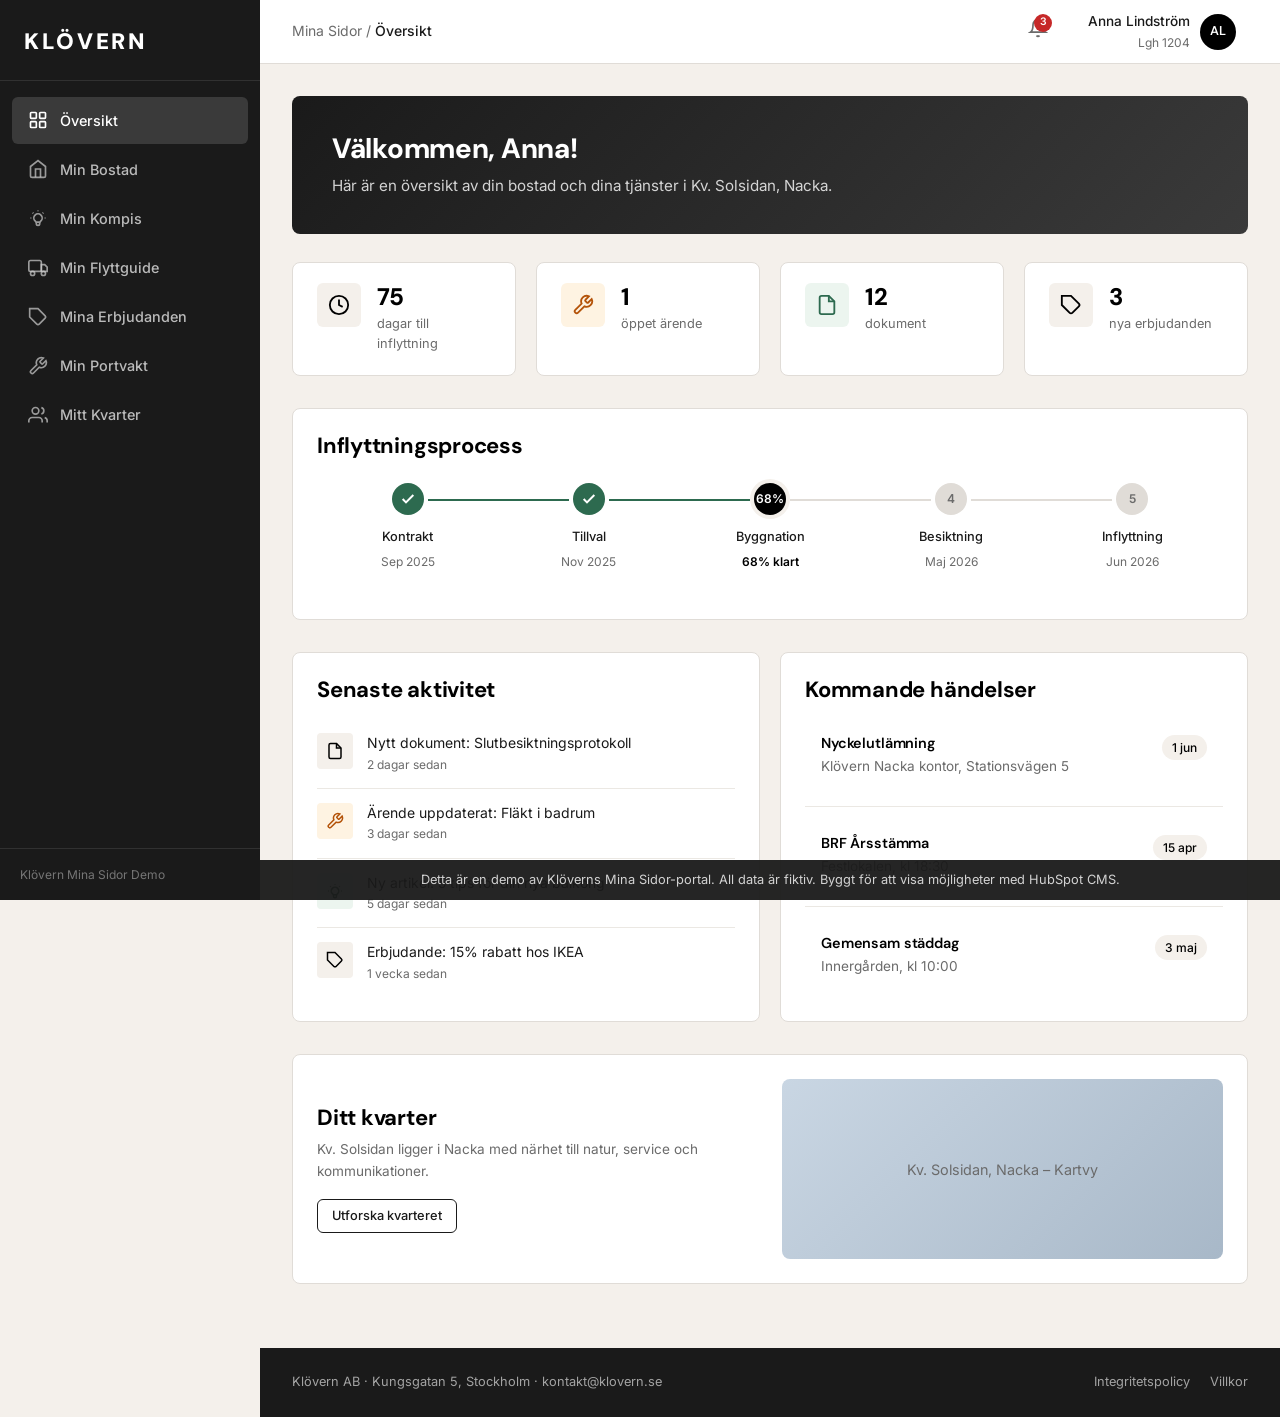
<file: index.html>
<!DOCTYPE html>
<html lang="sv">
<head>
  <meta charset="UTF-8">
  <meta name="viewport" content="width=device-width, initial-scale=1.0">
  <title>Mina Sidor – Klövern</title>
  <link rel="stylesheet" href="css/styles.css">
</head>
<body>
  <div class="app-layout">
    <!-- Sidebar -->
    <aside class="sidebar">
      <div class="sidebar-logo">
        <span>KLÖVERN</span>
      </div>
      <nav class="sidebar-nav">
        <a href="index.html" class="active">
          <svg viewBox="0 0 24 24" fill="none" stroke="currentColor" stroke-width="2"><rect x="3" y="3" width="7" height="7" rx="1"/><rect x="14" y="3" width="7" height="7" rx="1"/><rect x="3" y="14" width="7" height="7" rx="1"/><rect x="14" y="14" width="7" height="7" rx="1"/></svg>
          Översikt
        </a>
        <a href="min-bostad.html">
          <svg viewBox="0 0 24 24" fill="none" stroke="currentColor" stroke-width="2"><path d="M3 9l9-7 9 7v11a2 2 0 01-2 2H5a2 2 0 01-2-2z"/><polyline points="9 22 9 12 15 12 15 22"/></svg>
          Min Bostad
        </a>
        <a href="min-kompis.html">
          <svg viewBox="0 0 24 24" fill="none" stroke="currentColor" stroke-width="2"><path d="M9.663 17h4.673M12 3v1m6.364 1.636l-.707.707M21 12h-1M4 12H3m3.343-5.657l-.707-.707m2.828 9.9a5 5 0 117.072 0l-.548.547A3.374 3.374 0 0014 18.469V19a2 2 0 11-4 0v-.531c0-.895-.356-1.754-.988-2.386l-.548-.547z"/></svg>
          Min Kompis
        </a>
        <a href="min-flyttguide.html">
          <svg viewBox="0 0 24 24" fill="none" stroke="currentColor" stroke-width="2"><rect x="1" y="3" width="15" height="13" rx="2"/><polygon points="16 8 20 8 23 11 23 16 16 16 16 8"/><circle cx="5.5" cy="18.5" r="2.5"/><circle cx="18.5" cy="18.5" r="2.5"/></svg>
          Min Flyttguide
        </a>
        <a href="mina-erbjudanden.html">
          <svg viewBox="0 0 24 24" fill="none" stroke="currentColor" stroke-width="2"><path d="M20.59 13.41l-7.17 7.17a2 2 0 01-2.83 0L2 12V2h10l8.59 8.59a2 2 0 010 2.82z"/><line x1="7" y1="7" x2="7.01" y2="7"/></svg>
          Mina Erbjudanden
        </a>
        <a href="min-portvakt.html">
          <svg viewBox="0 0 24 24" fill="none" stroke="currentColor" stroke-width="2"><path d="M14.7 6.3a1 1 0 000 1.4l1.6 1.6a1 1 0 001.4 0l3.77-3.77a6 6 0 01-7.94 7.94l-6.91 6.91a2.12 2.12 0 01-3-3l6.91-6.91a6 6 0 017.94-7.94l-3.76 3.76z"/></svg>
          Min Portvakt
        </a>
        <a href="mitt-kvarter.html">
          <svg viewBox="0 0 24 24" fill="none" stroke="currentColor" stroke-width="2"><path d="M17 21v-2a4 4 0 00-4-4H5a4 4 0 00-4 4v2"/><circle cx="9" cy="7" r="4"/><path d="M23 21v-2a4 4 0 00-3-3.87"/><path d="M16 3.13a4 4 0 010 7.75"/></svg>
          Mitt Kvarter
        </a>
      </nav>
      <div class="sidebar-footer">
        Klövern Mina Sidor Demo
      </div>
    </aside>

    <!-- Sidebar Overlay (mobile) -->
    <div class="sidebar-overlay"></div>

    <!-- Main Content -->
    <main class="main-wrapper">
      <!-- Topbar -->
      <header class="topbar">
        <div class="topbar-left">
          <button class="hamburger" aria-label="Meny">
            <svg viewBox="0 0 24 24" fill="none" stroke="currentColor" stroke-width="2"><line x1="3" y1="12" x2="21" y2="12"/><line x1="3" y1="6" x2="21" y2="6"/><line x1="3" y1="18" x2="21" y2="18"/></svg>
          </button>
          <div class="topbar-breadcrumb">
            Mina Sidor / <span>Översikt</span>
          </div>
        </div>
        <div class="topbar-right">
          <div class="topbar-notification" role="button" aria-label="Notifikationer">
            <svg viewBox="0 0 24 24" fill="none" stroke="currentColor" stroke-width="2"><path d="M18 8A6 6 0 006 8c0 7-3 9-3 9h18s-3-2-3-9"/><path d="M13.73 21a2 2 0 01-3.46 0"/></svg>
            <span class="notification-badge">3</span>
            <!-- Notification dropdown -->
            <div class="notification-dropdown" style="position:absolute;top:100%;right:0;margin-top:8px;width:320px;background:var(--color-card);border:1px solid var(--color-border);border-radius:var(--radius-lg);box-shadow:var(--shadow-modal);display:none;z-index:60;">
              <div style="padding:16px 20px;border-bottom:1px solid var(--color-border);font-weight:600;font-size:0.9rem;">Notifikationer</div>
              <div style="padding:8px;">
                <div style="padding:12px;border-radius:var(--radius-md);font-size:0.85rem;cursor:pointer;transition:background 0.2s;" onmouseover="this.style.background='var(--color-bg)'" onmouseout="this.style.background='transparent'">
                  <div style="font-weight:500;">Nytt dokument tillgängligt</div>
                  <div style="color:var(--color-text-muted);font-size:0.75rem;margin-top:4px;">Slutbesiktningsprotokoll har laddats upp</div>
                </div>
                <div style="padding:12px;border-radius:var(--radius-md);font-size:0.85rem;cursor:pointer;transition:background 0.2s;" onmouseover="this.style.background='var(--color-bg)'" onmouseout="this.style.background='transparent'">
                  <div style="font-weight:500;">Ärende uppdaterat</div>
                  <div style="color:var(--color-text-muted);font-size:0.75rem;margin-top:4px;">Tekniker bokad för fläkt i badrum</div>
                </div>
                <div style="padding:12px;border-radius:var(--radius-md);font-size:0.85rem;cursor:pointer;transition:background 0.2s;" onmouseover="this.style.background='var(--color-bg)'" onmouseout="this.style.background='transparent'">
                  <div style="font-weight:500;">Nytt erbjudande</div>
                  <div style="color:var(--color-text-muted);font-size:0.75rem;margin-top:4px;">15% rabatt hos IKEA</div>
                </div>
              </div>
            </div>
          </div>
          <div class="topbar-user">
            <div class="user-info">
              <div class="user-name">Anna Lindström</div>
              <div class="user-apartment">Lgh 1204</div>
            </div>
            <div class="user-avatar">AL</div>
          </div>
        </div>
      </header>

      <!-- Page Content -->
      <div class="page-content">
        <!-- Welcome Hero -->
        <div class="welcome-hero">
          <h1>Välkommen, Anna!</h1>
          <p>Här är en översikt av din bostad och dina tjänster i Kv. Solsidan, Nacka.</p>
        </div>

        <!-- Stats -->
        <div class="grid-4 section">
          <div class="stat-card">
            <div class="stat-icon blue">
              <svg viewBox="0 0 24 24" fill="none" stroke="currentColor" stroke-width="2"><circle cx="12" cy="12" r="10"/><polyline points="12 6 12 12 16 14"/></svg>
            </div>
            <div>
              <div class="stat-value">75</div>
              <div class="stat-label">dagar till inflyttning</div>
            </div>
          </div>
          <div class="stat-card">
            <div class="stat-icon amber">
              <svg viewBox="0 0 24 24" fill="none" stroke="currentColor" stroke-width="2"><path d="M14.7 6.3a1 1 0 000 1.4l1.6 1.6a1 1 0 001.4 0l3.77-3.77a6 6 0 01-7.94 7.94l-6.91 6.91a2.12 2.12 0 01-3-3l6.91-6.91a6 6 0 017.94-7.94l-3.76 3.76z"/></svg>
            </div>
            <div>
              <div class="stat-value">1</div>
              <div class="stat-label">öppet ärende</div>
            </div>
          </div>
          <div class="stat-card">
            <div class="stat-icon green">
              <svg viewBox="0 0 24 24" fill="none" stroke="currentColor" stroke-width="2"><path d="M14 2H6a2 2 0 00-2 2v16a2 2 0 002 2h12a2 2 0 002-2V8z"/><polyline points="14 2 14 8 20 8"/></svg>
            </div>
            <div>
              <div class="stat-value">12</div>
              <div class="stat-label">dokument</div>
            </div>
          </div>
          <div class="stat-card">
            <div class="stat-icon blue">
              <svg viewBox="0 0 24 24" fill="none" stroke="currentColor" stroke-width="2"><path d="M20.59 13.41l-7.17 7.17a2 2 0 01-2.83 0L2 12V2h10l8.59 8.59a2 2 0 010 2.82z"/><line x1="7" y1="7" x2="7.01" y2="7"/></svg>
            </div>
            <div>
              <div class="stat-value">3</div>
              <div class="stat-label">nya erbjudanden</div>
            </div>
          </div>
        </div>

        <!-- Timeline -->
        <div class="card-flat section">
          <h2 style="margin-bottom: 20px;">Inflyttningsprocess</h2>
          <div class="timeline">
            <div class="timeline-step done">
              <div class="timeline-dot done">
                <svg width="16" height="16" viewBox="0 0 24 24" fill="none" stroke="currentColor" stroke-width="3"><polyline points="20 6 9 17 4 12"/></svg>
              </div>
              <div>
                <div class="timeline-label">Kontrakt</div>
                <div class="timeline-date">Sep 2025</div>
              </div>
            </div>
            <div class="timeline-step done">
              <div class="timeline-dot done">
                <svg width="16" height="16" viewBox="0 0 24 24" fill="none" stroke="currentColor" stroke-width="3"><polyline points="20 6 9 17 4 12"/></svg>
              </div>
              <div>
                <div class="timeline-label">Tillval</div>
                <div class="timeline-date">Nov 2025</div>
              </div>
            </div>
            <div class="timeline-step">
              <div class="timeline-dot active">68%</div>
              <div>
                <div class="timeline-label">Byggnation</div>
                <div class="timeline-progress">68% klart</div>
              </div>
            </div>
            <div class="timeline-step">
              <div class="timeline-dot upcoming">4</div>
              <div>
                <div class="timeline-label">Besiktning</div>
                <div class="timeline-date">Maj 2026</div>
              </div>
            </div>
            <div class="timeline-step">
              <div class="timeline-dot upcoming">5</div>
              <div>
                <div class="timeline-label">Inflyttning</div>
                <div class="timeline-date">Jun 2026</div>
              </div>
            </div>
          </div>
        </div>

        <!-- Two-column section -->
        <div class="grid-2 section">
          <!-- Recent Activity -->
          <div class="card-flat">
            <h2 style="margin-bottom: 16px;">Senaste aktivitet</h2>
            <ul class="activity-list">
              <li class="activity-item">
                <div class="activity-icon">
                  <svg viewBox="0 0 24 24" fill="none" stroke="currentColor" stroke-width="2"><path d="M14 2H6a2 2 0 00-2 2v16a2 2 0 002 2h12a2 2 0 002-2V8z"/><polyline points="14 2 14 8 20 8"/></svg>
                </div>
                <div>
                  <div class="activity-text">Nytt dokument: Slutbesiktningsprotokoll</div>
                  <div class="activity-time">2 dagar sedan</div>
                </div>
              </li>
              <li class="activity-item">
                <div class="activity-icon" style="background: var(--color-warning-bg); color: var(--color-warning);">
                  <svg viewBox="0 0 24 24" fill="none" stroke="currentColor" stroke-width="2"><path d="M14.7 6.3a1 1 0 000 1.4l1.6 1.6a1 1 0 001.4 0l3.77-3.77a6 6 0 01-7.94 7.94l-6.91 6.91a2.12 2.12 0 01-3-3l6.91-6.91a6 6 0 017.94-7.94l-3.76 3.76z"/></svg>
                </div>
                <div>
                  <div class="activity-text">Ärende uppdaterat: Fläkt i badrum</div>
                  <div class="activity-time">3 dagar sedan</div>
                </div>
              </li>
              <li class="activity-item">
                <div class="activity-icon" style="background: var(--color-success-bg); color: var(--color-success);">
                  <svg viewBox="0 0 24 24" fill="none" stroke="currentColor" stroke-width="2"><path d="M9.663 17h4.673M12 3v1m6.364 1.636l-.707.707M21 12h-1M4 12H3m3.343-5.657l-.707-.707m2.828 9.9a5 5 0 117.072 0l-.548.547A3.374 3.374 0 0014 18.469V19a2 2 0 11-4 0v-.531c0-.895-.356-1.754-.988-2.386l-.548-.547z"/></svg>
                </div>
                <div>
                  <div class="activity-text">Ny artikel: 5 tips för din nya balkong</div>
                  <div class="activity-time">5 dagar sedan</div>
                </div>
              </li>
              <li class="activity-item">
                <div class="activity-icon">
                  <svg viewBox="0 0 24 24" fill="none" stroke="currentColor" stroke-width="2"><path d="M20.59 13.41l-7.17 7.17a2 2 0 01-2.83 0L2 12V2h10l8.59 8.59a2 2 0 010 2.82z"/><line x1="7" y1="7" x2="7.01" y2="7"/></svg>
                </div>
                <div>
                  <div class="activity-text">Erbjudande: 15% rabatt hos IKEA</div>
                  <div class="activity-time">1 vecka sedan</div>
                </div>
              </li>
            </ul>
          </div>

          <!-- Upcoming Events -->
          <div class="card-flat">
            <h2 style="margin-bottom: 16px;">Kommande händelser</h2>
            <div style="display:flex;flex-direction:column;gap:12px;">
              <div class="info-card" style="border:none;padding:16px;">
                <div style="display:flex;justify-content:space-between;align-items:flex-start;">
                  <div>
                    <h4 style="margin-bottom:4px;">Nyckelutlämning</h4>
                    <p class="text-sm text-muted">Klövern Nacka kontor, Stationsvägen 5</p>
                  </div>
                  <div class="badge badge-info">1 jun</div>
                </div>
              </div>
              <div style="border-top:1px solid var(--color-border-light);"></div>
              <div class="info-card" style="border:none;padding:16px;">
                <div style="display:flex;justify-content:space-between;align-items:flex-start;">
                  <div>
                    <h4 style="margin-bottom:4px;">BRF Årsstämma</h4>
                    <p class="text-sm text-muted">Festlokalen, kl 18:30</p>
                  </div>
                  <div class="badge badge-info">15 apr</div>
                </div>
              </div>
              <div style="border-top:1px solid var(--color-border-light);"></div>
              <div class="info-card" style="border:none;padding:16px;">
                <div style="display:flex;justify-content:space-between;align-items:flex-start;">
                  <div>
                    <h4 style="margin-bottom:4px;">Gemensam städdag</h4>
                    <p class="text-sm text-muted">Innergården, kl 10:00</p>
                  </div>
                  <div class="badge badge-info">3 maj</div>
                </div>
              </div>
            </div>
          </div>
        </div>

        <!-- Area info -->
        <div class="card-flat section">
          <div style="display:flex;gap:24px;align-items:center;flex-wrap:wrap;">
            <div style="flex:1;min-width:200px;">
              <h2 style="margin-bottom:8px;">Ditt kvarter</h2>
              <p class="text-muted text-sm" style="margin-bottom:16px;">Kv. Solsidan ligger i Nacka med närhet till natur, service och kommunikationer.</p>
              <a href="mitt-kvarter.html" class="btn btn-outline btn-sm">Utforska kvarteret</a>
            </div>
            <div style="flex:1;min-width:280px;height:180px;background:linear-gradient(135deg, #c9d6e3 0%, #a8b8c8 100%);border-radius:var(--radius-lg);display:flex;align-items:center;justify-content:center;color:var(--color-text-muted);font-size:0.9rem;">
              Kv. Solsidan, Nacka – Kartvy
            </div>
          </div>
        </div>

      </div>

      <!-- Footer -->
      <footer class="app-footer">
        <div>Klövern AB &middot; Kungsgatan 5, Stockholm &middot; kontakt@klovern.se</div>
        <div>
          <a href="#">Integritetspolicy</a>
          <a href="#">Villkor</a>
        </div>
      </footer>
    </main>
  </div>

  <!-- Demo Banner -->
  <div class="demo-banner">
    Detta är en demo av Klöverns Mina Sidor-portal. All data är fiktiv. Byggt för att visa möjligheter med HubSpot CMS.
  </div>

  <script src="js/data.js"></script>
  <script src="js/main.js"></script>
</body>
</html>
</file>
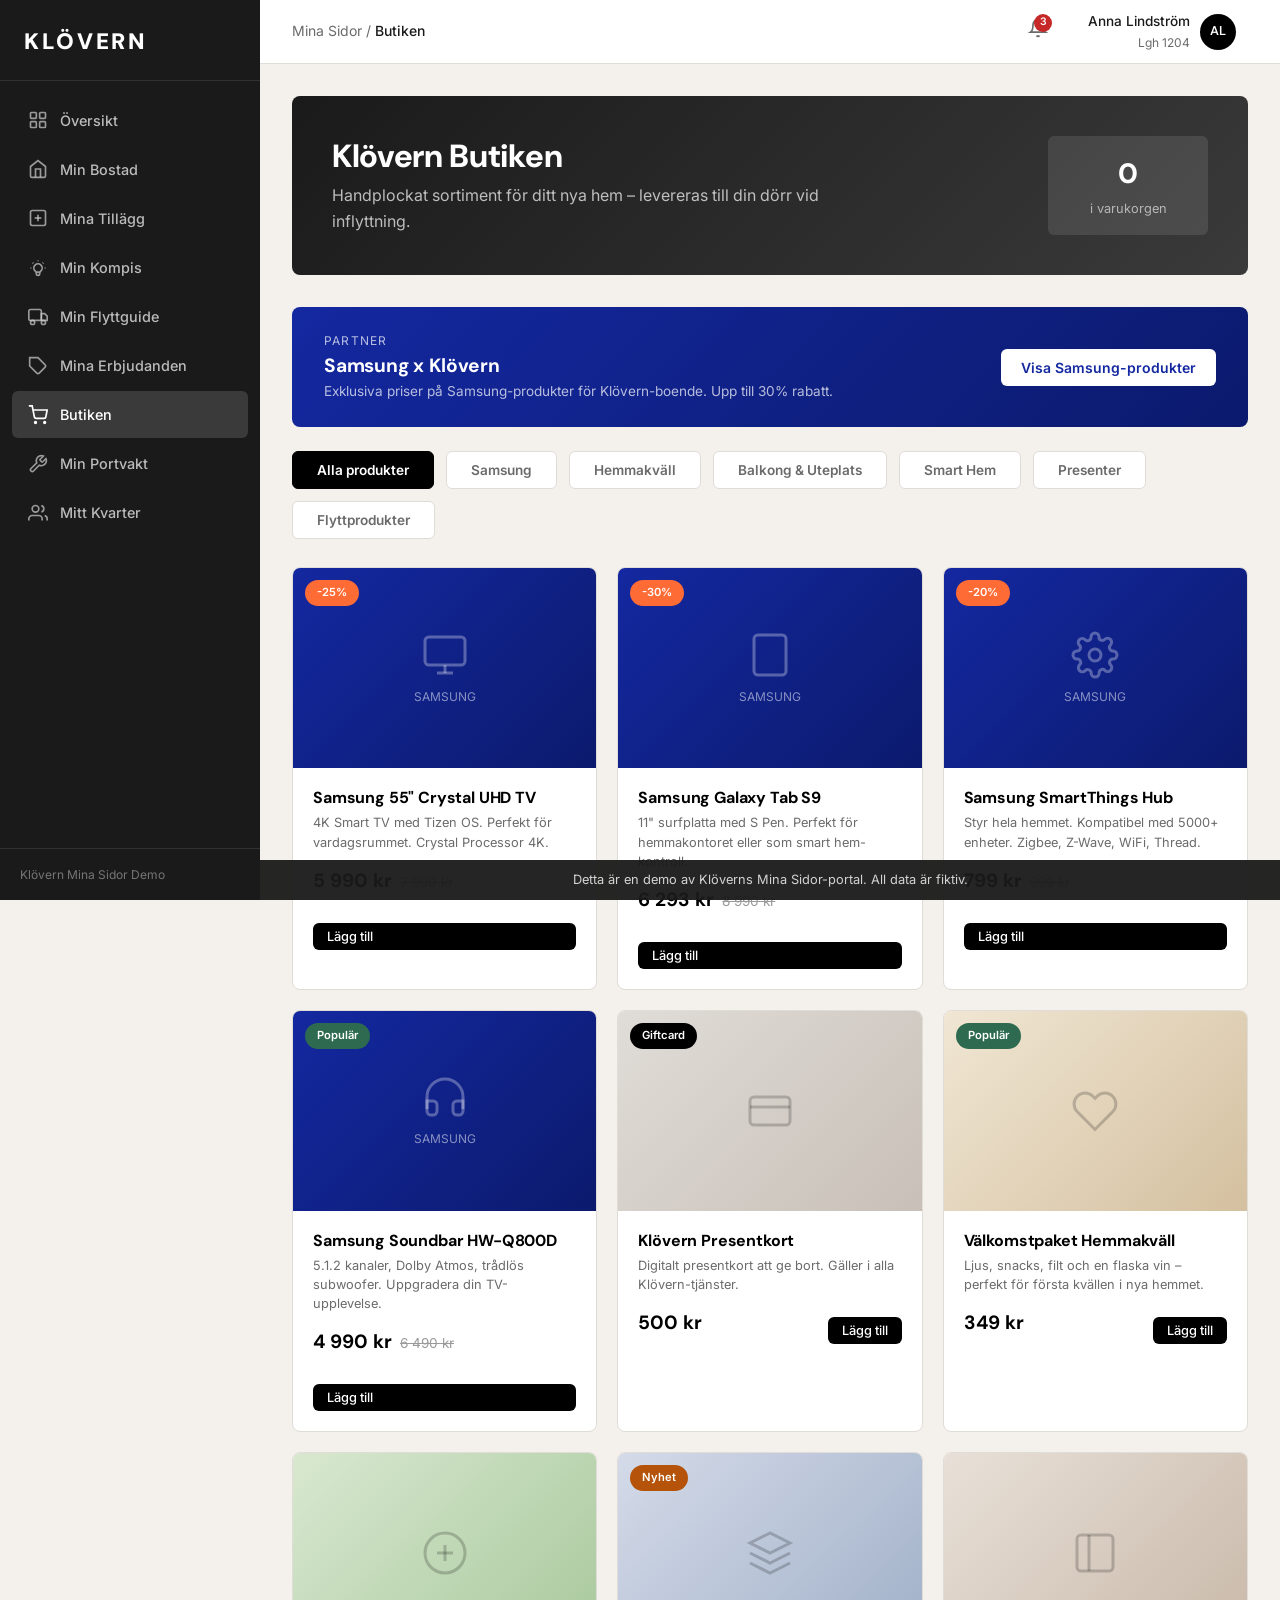
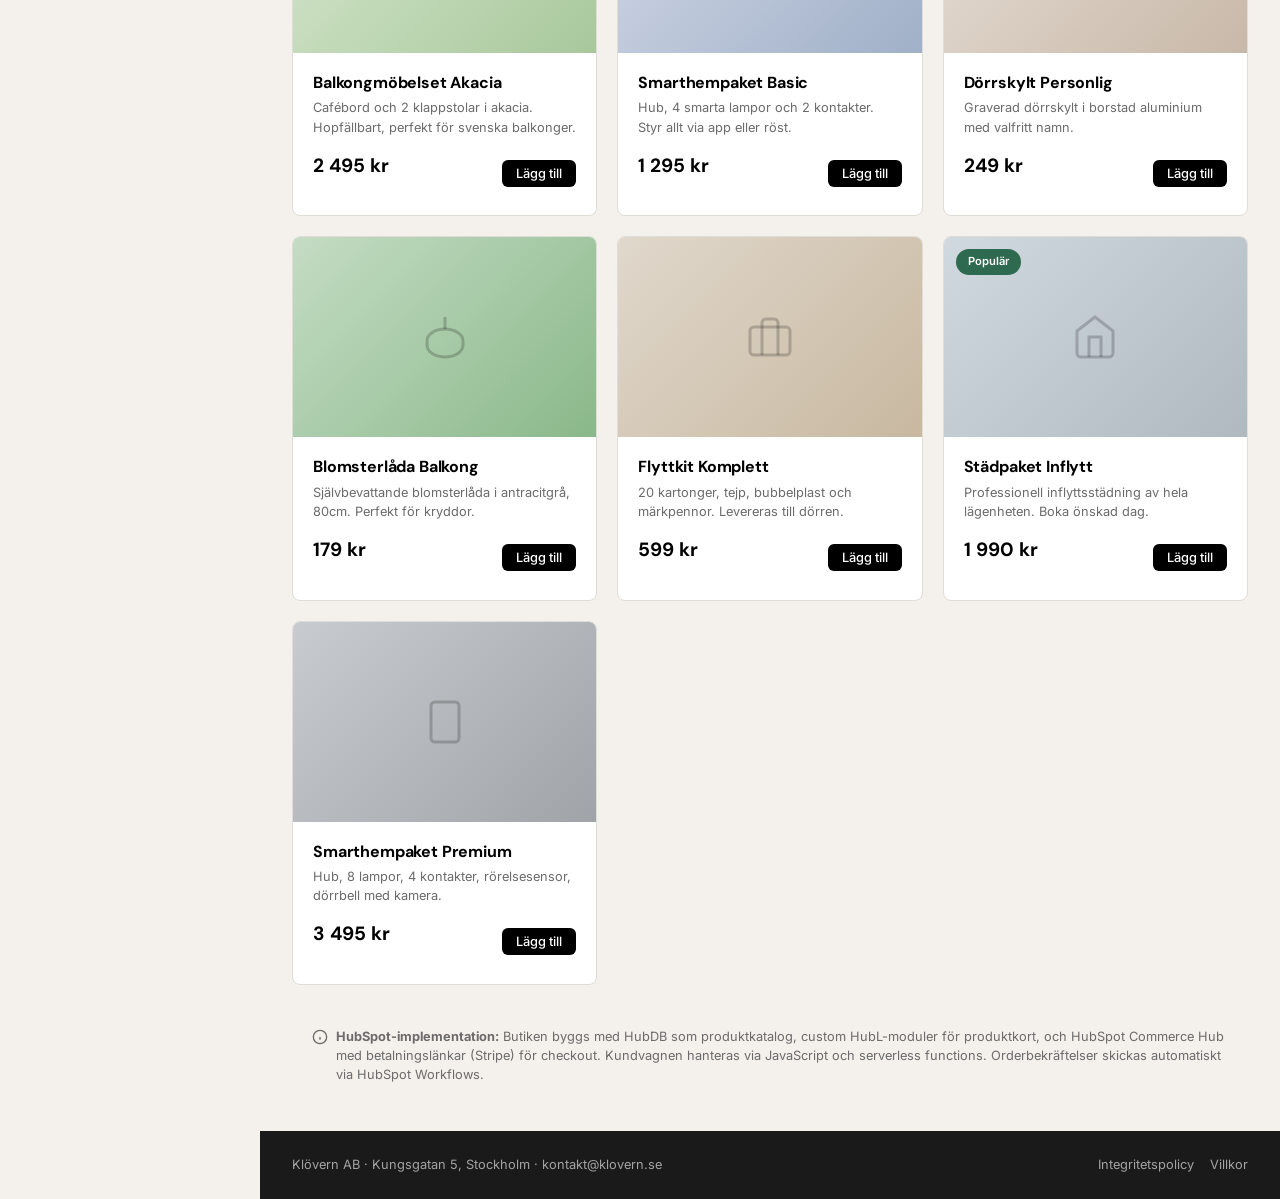
<file: butiken.html>
<!DOCTYPE html>
<html lang="sv">
<head>
  <meta charset="UTF-8">
  <meta name="viewport" content="width=device-width, initial-scale=1.0">
  <title>Butiken – Klövern</title>
  <link rel="stylesheet" href="css/styles.css">
  <style>
    .shop-hero {
      background: linear-gradient(135deg, #1a1a1a 0%, #3a3a3a 100%);
      color: #fff; border-radius: var(--radius-lg); padding: 40px;
      margin-bottom: 32px; display: flex; justify-content: space-between; align-items: center; flex-wrap: wrap; gap: 20px;
    }
    .shop-hero h1 { color: #fff; font-size: 2rem; margin-bottom: 8px; }
    .shop-hero p { color: rgba(255,255,255,0.7); max-width: 500px; }
    .shop-hero .cart-summary {
      background: rgba(255,255,255,0.1); border-radius: var(--radius-md); padding: 16px 24px;
      text-align: center; min-width: 160px; cursor: pointer; transition: background 0.2s;
    }
    .shop-hero .cart-summary:hover { background: rgba(255,255,255,0.15); }
    .shop-hero .cart-summary .cart-num { font-size: 1.75rem; font-weight: 800; font-family: var(--font-heading); }
    .shop-hero .cart-summary .cart-lbl { font-size: 0.8rem; color: rgba(255,255,255,0.6); margin-top: 2px; }

    .shop-categories { display: flex; gap: 12px; margin-bottom: 28px; flex-wrap: wrap; }
    .shop-cat {
      padding: 10px 24px; border-radius: var(--radius-md); font-size: 0.85rem; font-weight: 600;
      background: var(--color-card); border: 1px solid var(--color-border); color: var(--color-text-muted);
      cursor: pointer; transition: all var(--transition); font-family: var(--font-body);
    }
    .shop-cat:hover { border-color: var(--color-primary); color: var(--color-primary); }
    .shop-cat.active { background: var(--color-primary); color: #fff; border-color: var(--color-primary); }

    .product-grid { display: grid; grid-template-columns: repeat(3, 1fr); gap: 20px; }
    @media (max-width: 1023px) { .product-grid { grid-template-columns: repeat(2, 1fr); } }
    @media (max-width: 600px) { .product-grid { grid-template-columns: 1fr; } }

    .product-card-image { position: relative; }
    .product-badge {
      position: absolute; top: 12px; left: 12px; padding: 4px 12px; border-radius: 999px;
      font-size: 0.7rem; font-weight: 600; background: var(--color-primary); color: #fff;
    }
    .product-badge.popular { background: var(--color-success); }
    .product-badge.new { background: var(--color-warning); }

    .qty-control {
      display: flex; align-items: center; gap: 0; border: 1px solid var(--color-border); border-radius: var(--radius-md); overflow: hidden;
    }
    .qty-btn {
      width: 36px; height: 36px; display: flex; align-items: center; justify-content: center;
      background: var(--color-bg); border: none; cursor: pointer; font-size: 1.1rem; font-weight: 600;
      color: var(--color-text); transition: background 0.15s; font-family: var(--font-body);
    }
    .qty-btn:hover { background: var(--color-border); }
    .qty-value {
      width: 40px; text-align: center; font-size: 0.9rem; font-weight: 600; font-family: var(--font-heading);
      border: none; background: var(--color-card);
    }

    .checkout-steps { display: flex; gap: 0; margin-bottom: 28px; }
    .checkout-step {
      flex: 1; text-align: center; padding: 14px 0; font-size: 0.85rem; font-weight: 600;
      border-bottom: 3px solid var(--color-border); color: var(--color-text-muted); transition: all 0.2s;
    }
    .checkout-step.active { border-bottom-color: var(--color-primary); color: var(--color-primary); }
    .checkout-step.done { border-bottom-color: var(--color-success); color: var(--color-success); }

    .checkout-section { display: none; }
    .checkout-section.active { display: block; }

    .order-line {
      display: flex; justify-content: space-between; align-items: center; padding: 12px 0;
      border-bottom: 1px solid var(--color-border-light); font-size: 0.9rem;
    }
    .order-line:last-child { border-bottom: none; }

    .payment-option {
      display: flex; align-items: center; gap: 12px; padding: 16px; border: 2px solid var(--color-border);
      border-radius: var(--radius-md); cursor: pointer; transition: all 0.15s; margin-bottom: 8px;
    }
    .payment-option:hover { border-color: var(--color-primary); }
    .payment-option.selected { border-color: var(--color-primary); background: var(--color-accent-light); }
    .payment-option input[type="radio"] { accent-color: var(--color-primary); }

    .success-screen {
      text-align: center; padding: 60px 20px;
    }
    .success-screen .checkmark {
      width: 80px; height: 80px; border-radius: 50%; background: var(--color-success-bg);
      color: var(--color-success); display: flex; align-items: center; justify-content: center;
      margin: 0 auto 20px; font-size: 2rem;
    }
  </style>
</head>
<body>
  <div class="app-layout">
    <aside class="sidebar">
      <div class="sidebar-logo"><span>KLÖVERN</span></div>
      <nav class="sidebar-nav">
        <a href="index.html"><svg viewBox="0 0 24 24" fill="none" stroke="currentColor" stroke-width="2"><rect x="3" y="3" width="7" height="7" rx="1"/><rect x="14" y="3" width="7" height="7" rx="1"/><rect x="3" y="14" width="7" height="7" rx="1"/><rect x="14" y="14" width="7" height="7" rx="1"/></svg>Översikt</a>
        <a href="min-bostad.html"><svg viewBox="0 0 24 24" fill="none" stroke="currentColor" stroke-width="2"><path d="M3 9l9-7 9 7v11a2 2 0 01-2 2H5a2 2 0 01-2-2z"/><polyline points="9 22 9 12 15 12 15 22"/></svg>Min Bostad</a>
        <a href="mina-tillagg.html"><svg viewBox="0 0 24 24" fill="none" stroke="currentColor" stroke-width="2"><rect x="3" y="3" width="18" height="18" rx="2"/><path d="M12 8v8"/><path d="M8 12h8"/></svg>Mina Tillägg</a>
        <a href="min-kompis.html"><svg viewBox="0 0 24 24" fill="none" stroke="currentColor" stroke-width="2"><path d="M9.663 17h4.673M12 3v1m6.364 1.636l-.707.707M21 12h-1M4 12H3m3.343-5.657l-.707-.707m2.828 9.9a5 5 0 117.072 0l-.548.547A3.374 3.374 0 0014 18.469V19a2 2 0 11-4 0v-.531c0-.895-.356-1.754-.988-2.386l-.548-.547z"/></svg>Min Kompis</a>
        <a href="min-flyttguide.html"><svg viewBox="0 0 24 24" fill="none" stroke="currentColor" stroke-width="2"><rect x="1" y="3" width="15" height="13" rx="2"/><polygon points="16 8 20 8 23 11 23 16 16 16 16 8"/><circle cx="5.5" cy="18.5" r="2.5"/><circle cx="18.5" cy="18.5" r="2.5"/></svg>Min Flyttguide</a>
        <a href="mina-erbjudanden.html"><svg viewBox="0 0 24 24" fill="none" stroke="currentColor" stroke-width="2"><path d="M20.59 13.41l-7.17 7.17a2 2 0 01-2.83 0L2 12V2h10l8.59 8.59a2 2 0 010 2.82z"/><line x1="7" y1="7" x2="7.01" y2="7"/></svg>Mina Erbjudanden</a>
        <a href="butiken.html" class="active"><svg viewBox="0 0 24 24" fill="none" stroke="currentColor" stroke-width="2"><circle cx="9" cy="21" r="1"/><circle cx="20" cy="21" r="1"/><path d="M1 1h4l2.68 13.39a2 2 0 002 1.61h9.72a2 2 0 002-1.61L23 6H6"/></svg>Butiken</a>
        <a href="min-portvakt.html"><svg viewBox="0 0 24 24" fill="none" stroke="currentColor" stroke-width="2"><path d="M14.7 6.3a1 1 0 000 1.4l1.6 1.6a1 1 0 001.4 0l3.77-3.77a6 6 0 01-7.94 7.94l-6.91 6.91a2.12 2.12 0 01-3-3l6.91-6.91a6 6 0 017.94-7.94l-3.76 3.76z"/></svg>Min Portvakt</a>
        <a href="mitt-kvarter.html"><svg viewBox="0 0 24 24" fill="none" stroke="currentColor" stroke-width="2"><path d="M17 21v-2a4 4 0 00-4-4H5a4 4 0 00-4 4v2"/><circle cx="9" cy="7" r="4"/><path d="M23 21v-2a4 4 0 00-3-3.87"/><path d="M16 3.13a4 4 0 010 7.75"/></svg>Mitt Kvarter</a>
      </nav>
      <div class="sidebar-footer">Klövern Mina Sidor Demo</div>
    </aside>
    <div class="sidebar-overlay"></div>

    <main class="main-wrapper">
      <header class="topbar">
        <div class="topbar-left">
          <button class="hamburger" aria-label="Meny"><svg viewBox="0 0 24 24" fill="none" stroke="currentColor" stroke-width="2"><line x1="3" y1="12" x2="21" y2="12"/><line x1="3" y1="6" x2="21" y2="6"/><line x1="3" y1="18" x2="21" y2="18"/></svg></button>
          <div class="topbar-breadcrumb">Mina Sidor / <span>Butiken</span></div>
        </div>
        <div class="topbar-right">
          <div class="topbar-notification"><svg viewBox="0 0 24 24" fill="none" stroke="currentColor" stroke-width="2"><path d="M18 8A6 6 0 006 8c0 7-3 9-3 9h18s-3-2-3-9"/><path d="M13.73 21a2 2 0 01-3.46 0"/></svg><span class="notification-badge">3</span></div>
          <div class="topbar-user"><div class="user-info"><div class="user-name">Anna Lindström</div><div class="user-apartment">Lgh 1204</div></div><div class="user-avatar">AL</div></div>
        </div>
      </header>

      <div class="page-content">
        <!-- Shop View -->
        <div id="shop-view">
          <!-- Hero -->
          <div class="shop-hero">
            <div>
              <h1>Klövern Butiken</h1>
              <p>Handplockat sortiment för ditt nya hem – levereras till din dörr vid inflyttning.</p>
            </div>
            <div class="cart-summary" onclick="showCheckout()">
              <div class="cart-num" id="hero-cart-count">0</div>
              <div class="cart-lbl">i varukorgen</div>
            </div>
          </div>

          <!-- Samsung Partner Banner -->
          <div style="background:linear-gradient(135deg,#1428a0 0%,#0b1a6d 100%);border-radius:var(--radius-lg);padding:24px 32px;margin-bottom:24px;display:flex;justify-content:space-between;align-items:center;flex-wrap:wrap;gap:16px;color:#fff;">
            <div>
              <div style="font-size:0.75rem;text-transform:uppercase;letter-spacing:0.1em;opacity:0.7;margin-bottom:4px;">Partner</div>
              <h3 style="color:#fff;font-size:1.2rem;margin-bottom:4px;">Samsung x Klövern</h3>
              <p style="color:rgba(255,255,255,0.7);font-size:0.85rem;margin:0;">Exklusiva priser på Samsung-produkter för Klövern-boende. Upp till 30% rabatt.</p>
            </div>
            <button class="btn" style="background:#fff;color:#1428a0;font-weight:600;" onclick="filterProducts('samsung', document.querySelector('[data-cat-filter=samsung]'))">Visa Samsung-produkter</button>
          </div>

          <!-- Categories -->
          <div class="shop-categories">
            <button class="shop-cat active" onclick="filterProducts('all', this)">Alla produkter</button>
            <button class="shop-cat" data-cat-filter="samsung" onclick="filterProducts('samsung', this)">Samsung</button>
            <button class="shop-cat" onclick="filterProducts('hem', this)">Hemmakväll</button>
            <button class="shop-cat" onclick="filterProducts('balkong', this)">Balkong & Uteplats</button>
            <button class="shop-cat" onclick="filterProducts('smart', this)">Smart Hem</button>
            <button class="shop-cat" onclick="filterProducts('present', this)">Presenter</button>
            <button class="shop-cat" onclick="filterProducts('flytt', this)">Flyttprodukter</button>
          </div>

          <!-- Products -->
          <div class="product-grid" id="product-grid">

            <!-- SAMSUNG PRODUCTS -->
            <div class="product-card" data-cat="samsung">
              <div class="product-card-image" style="background:linear-gradient(135deg,#1428a0,#0b1a6d);height:200px;display:flex;align-items:center;justify-content:center;flex-direction:column;gap:8px;">
                <div class="product-badge" style="position:absolute;background:#ff6b35;">-25%</div>
                <svg width="48" height="48" viewBox="0 0 24 24" fill="none" stroke="rgba(255,255,255,0.3)" stroke-width="1.5"><rect x="2" y="3" width="20" height="14" rx="2" ry="2"/><line x1="8" y1="21" x2="16" y2="21"/><line x1="12" y1="17" x2="12" y2="21"/></svg>
                <span style="color:rgba(255,255,255,0.5);font-size:0.75rem;">SAMSUNG</span>
              </div>
              <div class="product-card-body">
                <h3>Samsung 55" Crystal UHD TV</h3>
                <p>4K Smart TV med Tizen OS. Perfekt för vardagsrummet. Crystal Processor 4K.</p>
                <div style="display:flex;align-items:baseline;gap:8px;margin-bottom:12px;">
                  <div class="product-price">5 990 kr</div>
                  <span style="text-decoration:line-through;color:var(--color-text-light);font-size:0.85rem;">7 990 kr</span>
                </div>
                <button class="btn btn-primary btn-sm w-full" onclick="addItem(10,'Samsung 55\" Crystal UHD TV',5990)">Lägg till</button>
              </div>
            </div>

            <div class="product-card" data-cat="samsung">
              <div class="product-card-image" style="background:linear-gradient(135deg,#1428a0,#0b1a6d);height:200px;display:flex;align-items:center;justify-content:center;flex-direction:column;gap:8px;">
                <div class="product-badge" style="position:absolute;background:#ff6b35;">-30%</div>
                <svg width="48" height="48" viewBox="0 0 24 24" fill="none" stroke="rgba(255,255,255,0.3)" stroke-width="1.5"><rect x="4" y="2" width="16" height="20" rx="2" ry="2"/><line x1="12" y1="18" x2="12.01" y2="18"/></svg>
                <span style="color:rgba(255,255,255,0.5);font-size:0.75rem;">SAMSUNG</span>
              </div>
              <div class="product-card-body">
                <h3>Samsung Galaxy Tab S9</h3>
                <p>11" surfplatta med S Pen. Perfekt för hemmakontoret eller som smart hem-kontroll.</p>
                <div style="display:flex;align-items:baseline;gap:8px;margin-bottom:12px;">
                  <div class="product-price">6 293 kr</div>
                  <span style="text-decoration:line-through;color:var(--color-text-light);font-size:0.85rem;">8 990 kr</span>
                </div>
                <button class="btn btn-primary btn-sm w-full" onclick="addItem(11,'Samsung Galaxy Tab S9',6293)">Lägg till</button>
              </div>
            </div>

            <div class="product-card" data-cat="samsung">
              <div class="product-card-image" style="background:linear-gradient(135deg,#1428a0,#0b1a6d);height:200px;display:flex;align-items:center;justify-content:center;flex-direction:column;gap:8px;">
                <div class="product-badge" style="position:absolute;background:#ff6b35;">-20%</div>
                <svg width="48" height="48" viewBox="0 0 24 24" fill="none" stroke="rgba(255,255,255,0.3)" stroke-width="1.5"><circle cx="12" cy="12" r="3"/><path d="M19.4 15a1.65 1.65 0 00.33 1.82l.06.06a2 2 0 01-2.83 2.83l-.06-.06a1.65 1.65 0 00-1.82-.33 1.65 1.65 0 00-1 1.51V21a2 2 0 01-4 0v-.09A1.65 1.65 0 009 19.4a1.65 1.65 0 00-1.82.33l-.06.06a2 2 0 01-2.83-2.83l.06-.06A1.65 1.65 0 004.68 15a1.65 1.65 0 00-1.51-1H3a2 2 0 010-4h.09A1.65 1.65 0 004.6 9a1.65 1.65 0 00-.33-1.82l-.06-.06a2 2 0 012.83-2.83l.06.06A1.65 1.65 0 009 4.68a1.65 1.65 0 001-1.51V3a2 2 0 014 0v.09a1.65 1.65 0 001 1.51 1.65 1.65 0 001.82-.33l.06-.06a2 2 0 012.83 2.83l-.06.06A1.65 1.65 0 0019.4 9a1.65 1.65 0 001.51 1H21a2 2 0 010 4h-.09a1.65 1.65 0 00-1.51 1z"/></svg>
                <span style="color:rgba(255,255,255,0.5);font-size:0.75rem;">SAMSUNG</span>
              </div>
              <div class="product-card-body">
                <h3>Samsung SmartThings Hub</h3>
                <p>Styr hela hemmet. Kompatibel med 5000+ enheter. Zigbee, Z-Wave, WiFi, Thread.</p>
                <div style="display:flex;align-items:baseline;gap:8px;margin-bottom:12px;">
                  <div class="product-price">799 kr</div>
                  <span style="text-decoration:line-through;color:var(--color-text-light);font-size:0.85rem;">999 kr</span>
                </div>
                <button class="btn btn-primary btn-sm w-full" onclick="addItem(12,'Samsung SmartThings Hub',799)">Lägg till</button>
              </div>
            </div>

            <div class="product-card" data-cat="samsung">
              <div class="product-card-image" style="background:linear-gradient(135deg,#1428a0,#0b1a6d);height:200px;display:flex;align-items:center;justify-content:center;flex-direction:column;gap:8px;">
                <div class="product-badge popular" style="position:absolute;">Populär</div>
                <svg width="48" height="48" viewBox="0 0 24 24" fill="none" stroke="rgba(255,255,255,0.3)" stroke-width="1.5"><path d="M3 18v-6a9 9 0 0118 0v6"/><path d="M21 19a2 2 0 01-2 2h-1a2 2 0 01-2-2v-3a2 2 0 012-2h3zM3 19a2 2 0 002 2h1a2 2 0 002-2v-3a2 2 0 00-2-2H3z"/></svg>
                <span style="color:rgba(255,255,255,0.5);font-size:0.75rem;">SAMSUNG</span>
              </div>
              <div class="product-card-body">
                <h3>Samsung Soundbar HW-Q800D</h3>
                <p>5.1.2 kanaler, Dolby Atmos, trådlös subwoofer. Uppgradera din TV-upplevelse.</p>
                <div style="display:flex;align-items:baseline;gap:8px;margin-bottom:12px;">
                  <div class="product-price">4 990 kr</div>
                  <span style="text-decoration:line-through;color:var(--color-text-light);font-size:0.85rem;">6 490 kr</span>
                </div>
                <button class="btn btn-primary btn-sm w-full" onclick="addItem(13,'Samsung Soundbar HW-Q800D',4990)">Lägg till</button>
              </div>
            </div>

            <!-- ORIGINAL PRODUCTS -->
            <div class="product-card" data-cat="present">
              <div class="product-card-image" style="background:linear-gradient(135deg,#e0dcd7,#c8c0b8);height:200px;display:flex;align-items:center;justify-content:center;">
                <div class="product-badge">Giftcard</div>
                <svg width="48" height="48" viewBox="0 0 24 24" fill="none" stroke="rgba(0,0,0,0.2)" stroke-width="1.5"><rect x="2" y="5" width="20" height="14" rx="2"/><line x1="2" y1="10" x2="22" y2="10"/></svg>
              </div>
              <div class="product-card-body">
                <h3>Klövern Presentkort</h3>
                <p>Digitalt presentkort att ge bort. Gäller i alla Klövern-tjänster.</p>
                <div style="display:flex;justify-content:space-between;align-items:center;">
                  <div class="product-price">500 kr</div>
                  <button class="btn btn-primary btn-sm" onclick="addItem(1,'Klövern Presentkort',500)">Lägg till</button>
                </div>
              </div>
            </div>

            <div class="product-card" data-cat="hem">
              <div class="product-card-image" style="background:linear-gradient(135deg,#f0e6d3,#d4c0a0);height:200px;display:flex;align-items:center;justify-content:center;">
                <div class="product-badge popular">Populär</div>
                <svg width="48" height="48" viewBox="0 0 24 24" fill="none" stroke="rgba(0,0,0,0.2)" stroke-width="1.5"><path d="M20.84 4.61a5.5 5.5 0 00-7.78 0L12 5.67l-1.06-1.06a5.5 5.5 0 00-7.78 7.78l1.06 1.06L12 21.23l7.78-7.78 1.06-1.06a5.5 5.5 0 000-7.78z"/></svg>
              </div>
              <div class="product-card-body">
                <h3>Välkomstpaket Hemmakväll</h3>
                <p>Ljus, snacks, filt och en flaska vin – perfekt för första kvällen i nya hemmet.</p>
                <div style="display:flex;justify-content:space-between;align-items:center;">
                  <div class="product-price">349 kr</div>
                  <button class="btn btn-primary btn-sm" onclick="addItem(2,'Välkomstpaket Hemmakväll',349)">Lägg till</button>
                </div>
              </div>
            </div>

            <div class="product-card" data-cat="balkong">
              <div class="product-card-image" style="background:linear-gradient(135deg,#d8e8d0,#a8c89c);height:200px;display:flex;align-items:center;justify-content:center;">
                <svg width="48" height="48" viewBox="0 0 24 24" fill="none" stroke="rgba(0,0,0,0.2)" stroke-width="1.5"><circle cx="12" cy="12" r="10"/><path d="M8 12h8"/><path d="M12 8v8"/></svg>
              </div>
              <div class="product-card-body">
                <h3>Balkongmöbelset Akacia</h3>
                <p>Cafébord och 2 klappstolar i akacia. Hopfällbart, perfekt för svenska balkonger.</p>
                <div style="display:flex;justify-content:space-between;align-items:center;">
                  <div class="product-price">2 495 kr</div>
                  <button class="btn btn-primary btn-sm" onclick="addItem(3,'Balkongmöbelset Akacia',2495)">Lägg till</button>
                </div>
              </div>
            </div>

            <div class="product-card" data-cat="smart">
              <div class="product-card-image" style="background:linear-gradient(135deg,#d4dae8,#a0b0c8);height:200px;display:flex;align-items:center;justify-content:center;">
                <div class="product-badge new">Nyhet</div>
                <svg width="48" height="48" viewBox="0 0 24 24" fill="none" stroke="rgba(0,0,0,0.2)" stroke-width="1.5"><path d="M12 2L2 7l10 5 10-5-10-5z"/><path d="M2 17l10 5 10-5"/><path d="M2 12l10 5 10-5"/></svg>
              </div>
              <div class="product-card-body">
                <h3>Smarthempaket Basic</h3>
                <p>Hub, 4 smarta lampor och 2 kontakter. Styr allt via app eller röst.</p>
                <div style="display:flex;justify-content:space-between;align-items:center;">
                  <div class="product-price">1 295 kr</div>
                  <button class="btn btn-primary btn-sm" onclick="addItem(4,'Smarthempaket Basic',1295)">Lägg till</button>
                </div>
              </div>
            </div>

            <div class="product-card" data-cat="present">
              <div class="product-card-image" style="background:linear-gradient(135deg,#e8e0d8,#c8b8a8);height:200px;display:flex;align-items:center;justify-content:center;">
                <svg width="48" height="48" viewBox="0 0 24 24" fill="none" stroke="rgba(0,0,0,0.2)" stroke-width="1.5"><rect x="3" y="3" width="18" height="18" rx="2"/><line x1="9" y1="3" x2="9" y2="21"/></svg>
              </div>
              <div class="product-card-body">
                <h3>Dörrskylt Personlig</h3>
                <p>Graverad dörrskylt i borstad aluminium med valfritt namn.</p>
                <div style="display:flex;justify-content:space-between;align-items:center;">
                  <div class="product-price">249 kr</div>
                  <button class="btn btn-primary btn-sm" onclick="addItem(5,'Dörrskylt Personlig',249)">Lägg till</button>
                </div>
              </div>
            </div>

            <div class="product-card" data-cat="balkong">
              <div class="product-card-image" style="background:linear-gradient(135deg,#c4dcc4,#8ab88a);height:200px;display:flex;align-items:center;justify-content:center;">
                <svg width="48" height="48" viewBox="0 0 24 24" fill="none" stroke="rgba(0,0,0,0.2)" stroke-width="1.5"><path d="M12 22c-4.97 0-9-2.686-9-6v-2c0-3.314 4.03-6 9-6s9 2.686 9 6v2c0 3.314-4.03 6-9 6z"/><path d="M12 8V2"/></svg>
              </div>
              <div class="product-card-body">
                <h3>Blomsterlåda Balkong</h3>
                <p>Självbevattande blomsterlåda i antracitgrå, 80cm. Perfekt för kryddor.</p>
                <div style="display:flex;justify-content:space-between;align-items:center;">
                  <div class="product-price">179 kr</div>
                  <button class="btn btn-primary btn-sm" onclick="addItem(6,'Blomsterlåda Balkong',179)">Lägg till</button>
                </div>
              </div>
            </div>

            <div class="product-card" data-cat="flytt">
              <div class="product-card-image" style="background:linear-gradient(135deg,#e0d8cc,#c8b8a0);height:200px;display:flex;align-items:center;justify-content:center;">
                <svg width="48" height="48" viewBox="0 0 24 24" fill="none" stroke="rgba(0,0,0,0.2)" stroke-width="1.5"><rect x="2" y="7" width="20" height="14" rx="2" ry="2"/><path d="M16 21V5a2 2 0 00-2-2h-4a2 2 0 00-2 2v16"/></svg>
              </div>
              <div class="product-card-body">
                <h3>Flyttkit Komplett</h3>
                <p>20 kartonger, tejp, bubbelplast och märkpennor. Levereras till dörren.</p>
                <div style="display:flex;justify-content:space-between;align-items:center;">
                  <div class="product-price">599 kr</div>
                  <button class="btn btn-primary btn-sm" onclick="addItem(7,'Flyttkit Komplett',599)">Lägg till</button>
                </div>
              </div>
            </div>

            <div class="product-card" data-cat="flytt">
              <div class="product-card-image" style="background:linear-gradient(135deg,#d0d8e0,#b0b8c0);height:200px;display:flex;align-items:center;justify-content:center;">
                <div class="product-badge popular">Populär</div>
                <svg width="48" height="48" viewBox="0 0 24 24" fill="none" stroke="rgba(0,0,0,0.2)" stroke-width="1.5"><path d="M3 9l9-7 9 7v11a2 2 0 01-2 2H5a2 2 0 01-2-2z"/><polyline points="9 22 9 12 15 12 15 22"/></svg>
              </div>
              <div class="product-card-body">
                <h3>Städpaket Inflytt</h3>
                <p>Professionell inflyttsstädning av hela lägenheten. Boka önskad dag.</p>
                <div style="display:flex;justify-content:space-between;align-items:center;">
                  <div class="product-price">1 990 kr</div>
                  <button class="btn btn-primary btn-sm" onclick="addItem(8,'Städpaket Inflytt',1990)">Lägg till</button>
                </div>
              </div>
            </div>

            <div class="product-card" data-cat="smart">
              <div class="product-card-image" style="background:linear-gradient(135deg,#c8ccd0,#a0a4a8);height:200px;display:flex;align-items:center;justify-content:center;">
                <svg width="48" height="48" viewBox="0 0 24 24" fill="none" stroke="rgba(0,0,0,0.2)" stroke-width="1.5"><rect x="5" y="2" width="14" height="20" rx="2" ry="2"/><line x1="12" y1="18" x2="12.01" y2="18"/></svg>
              </div>
              <div class="product-card-body">
                <h3>Smarthempaket Premium</h3>
                <p>Hub, 8 lampor, 4 kontakter, rörelsesensor, dörrbell med kamera.</p>
                <div style="display:flex;justify-content:space-between;align-items:center;">
                  <div class="product-price">3 495 kr</div>
                  <button class="btn btn-primary btn-sm" onclick="addItem(9,'Smarthempaket Premium',3495)">Lägg till</button>
                </div>
              </div>
            </div>
          </div>

          <!-- HubSpot note -->
          <div style="background:var(--color-accent-light);border-radius:var(--radius-md);padding:14px 20px;margin-top:28px;font-size:0.8rem;color:var(--color-text-muted);display:flex;align-items:flex-start;gap:8px;line-height:1.5;">
            <svg width="16" height="16" viewBox="0 0 24 24" fill="none" stroke="currentColor" stroke-width="2" style="flex-shrink:0;margin-top:2px;"><circle cx="12" cy="12" r="10"/><line x1="12" y1="16" x2="12" y2="12"/><line x1="12" y1="8" x2="12.01" y2="8"/></svg>
            <span><strong>HubSpot-implementation:</strong> Butiken byggs med HubDB som produktkatalog, custom HubL-moduler för produktkort, och HubSpot Commerce Hub med betalningslänkar (Stripe) för checkout. Kundvagnen hanteras via JavaScript och serverless functions. Orderbekräftelser skickas automatiskt via HubSpot Workflows.</span>
          </div>
        </div>

        <!-- Checkout View -->
        <div id="checkout-view" style="display:none;">
          <div style="display:flex;align-items:center;gap:12px;margin-bottom:24px;">
            <button class="btn btn-secondary btn-sm" onclick="backToShop()">
              <svg width="16" height="16" viewBox="0 0 24 24" fill="none" stroke="currentColor" stroke-width="2"><polyline points="15 18 9 12 15 6"/></svg>
              Tillbaka till butiken
            </button>
            <h1 style="margin:0;">Kassa</h1>
          </div>

          <!-- Steps -->
          <div class="checkout-steps">
            <div class="checkout-step active" id="step-1-indicator">1. Varukorg</div>
            <div class="checkout-step" id="step-2-indicator">2. Leverans</div>
            <div class="checkout-step" id="step-3-indicator">3. Betalning</div>
            <div class="checkout-step" id="step-4-indicator">4. Klart</div>
          </div>

          <!-- Step 1: Cart -->
          <div class="checkout-section active" id="step-1">
            <div class="card-flat">
              <h2 style="margin-bottom:16px;">Din varukorg</h2>
              <div id="checkout-items"></div>
              <div style="display:flex;justify-content:space-between;padding-top:16px;margin-top:16px;border-top:2px solid var(--color-primary);font-weight:700;font-size:1.1rem;font-family:var(--font-heading);">
                <span>Totalt</span>
                <span id="checkout-total">0 kr</span>
              </div>
            </div>
            <button class="btn btn-primary btn-lg w-full" style="margin-top:20px;" onclick="goToStep(2)">Fortsätt till leverans</button>
          </div>

          <!-- Step 2: Delivery -->
          <div class="checkout-section" id="step-2">
            <div class="card-flat">
              <h2 style="margin-bottom:16px;">Leveransuppgifter</h2>
              <div class="grid-2">
                <div class="form-group"><label>Förnamn</label><input type="text" class="form-input" value="Anna"></div>
                <div class="form-group"><label>Efternamn</label><input type="text" class="form-input" value="Lindström"></div>
              </div>
              <div class="form-group"><label>Adress</label><input type="text" class="form-input" value="Solsidansvägen 12, Lgh 1204"></div>
              <div class="grid-2">
                <div class="form-group"><label>Postnummer</label><input type="text" class="form-input" value="131 52"></div>
                <div class="form-group"><label>Ort</label><input type="text" class="form-input" value="Nacka"></div>
              </div>
              <div class="form-group"><label>E-post</label><input type="email" class="form-input" value="anna.lindstrom@email.se"></div>
              <div class="form-group"><label>Telefon</label><input type="tel" class="form-input" value="073-123 45 67"></div>
              <div style="background:var(--color-accent-light);border-radius:var(--radius-md);padding:14px;margin-top:8px;font-size:0.85rem;display:flex;align-items:center;gap:10px;">
                <svg width="18" height="18" viewBox="0 0 24 24" fill="none" stroke="currentColor" stroke-width="2"><rect x="1" y="3" width="15" height="13" rx="2"/><polygon points="16 8 20 8 23 11 23 16 16 16 16 8"/><circle cx="5.5" cy="18.5" r="2.5"/><circle cx="18.5" cy="18.5" r="2.5"/></svg>
                <span>Leverans sker till din lägenhet vid inflyttningsdagen (1 juni 2026).</span>
              </div>
            </div>
            <button class="btn btn-primary btn-lg w-full" style="margin-top:20px;" onclick="goToStep(3)">Fortsätt till betalning</button>
          </div>

          <!-- Step 3: Payment -->
          <div class="checkout-section" id="step-3">
            <div class="card-flat">
              <h2 style="margin-bottom:16px;">Välj betalningsmetod</h2>
              <div class="payment-option selected" onclick="selectPayment(this)">
                <input type="radio" name="pay" checked>
                <div>
                  <div style="font-weight:600;font-size:0.9rem;">Swish</div>
                  <div style="font-size:0.8rem;color:var(--color-text-muted);">Betala direkt med Swish</div>
                </div>
              </div>
              <div class="payment-option" onclick="selectPayment(this)">
                <input type="radio" name="pay">
                <div>
                  <div style="font-weight:600;font-size:0.9rem;">Kortbetalning</div>
                  <div style="font-size:0.8rem;color:var(--color-text-muted);">Visa, Mastercard, Amex</div>
                </div>
              </div>
              <div class="payment-option" onclick="selectPayment(this)">
                <input type="radio" name="pay">
                <div>
                  <div style="font-weight:600;font-size:0.9rem;">Faktura (Klarna)</div>
                  <div style="font-size:0.8rem;color:var(--color-text-muted);">Betala inom 30 dagar</div>
                </div>
              </div>

              <div style="margin-top:20px;padding-top:16px;border-top:1px solid var(--color-border);">
                <h3 style="margin-bottom:12px;">Ordersammanfattning</h3>
                <div id="payment-summary"></div>
                <div style="display:flex;justify-content:space-between;padding-top:12px;margin-top:12px;border-top:2px solid var(--color-primary);font-weight:700;font-size:1.1rem;font-family:var(--font-heading);">
                  <span>Att betala</span>
                  <span id="payment-total">0 kr</span>
                </div>
              </div>
            </div>
            <button class="btn btn-primary btn-lg w-full" style="margin-top:20px;" onclick="goToStep(4)">Slutför köp</button>
          </div>

          <!-- Step 4: Confirmation -->
          <div class="checkout-section" id="step-4">
            <div class="card-flat">
              <div class="success-screen">
                <div class="checkmark">
                  <svg width="40" height="40" viewBox="0 0 24 24" fill="none" stroke="currentColor" stroke-width="3"><polyline points="20 6 9 17 4 12"/></svg>
                </div>
                <h1 style="margin-bottom:8px;">Tack för din beställning!</h1>
                <p class="text-muted" style="max-width:400px;margin:0 auto 24px;">Orderbekräftelse skickas till anna.lindstrom@email.se. Dina produkter levereras till Solsidansvägen 12 vid inflyttning.</p>
                <div class="card" style="display:inline-block;text-align:left;margin-bottom:24px;">
                  <div class="info-card-row"><span class="info-card-label">Ordernummer</span><span class="info-card-value">#KLV-2026-0847</span></div>
                  <div class="info-card-row"><span class="info-card-label">Leveransdatum</span><span class="info-card-value">1 juni 2026</span></div>
                  <div class="info-card-row"><span class="info-card-label">Betalning</span><span class="info-card-value">Swish</span></div>
                </div>
                <div><button class="btn btn-primary" onclick="resetShop()">Fortsätt handla</button></div>
              </div>
            </div>
          </div>
        </div>
      </div>

      <footer class="app-footer">
        <div>Klövern AB &middot; Kungsgatan 5, Stockholm &middot; kontakt@klovern.se</div>
        <div><a href="#">Integritetspolicy</a><a href="#">Villkor</a></div>
      </footer>
    </main>
  </div>

  <div class="demo-banner">Detta är en demo av Klöverns Mina Sidor-portal. All data är fiktiv.</div>

  <script src="js/data.js"></script>
  <script src="js/main.js"></script>
  <script>
    let cart = {};

    function addItem(id, name, price) {
      if (cart[id]) { cart[id].qty++; } else { cart[id] = { name, price, qty: 1 }; }
      updateHeroCart();
      showToast(name + ' tillagd i varukorgen');
    }

    function removeItem(id) {
      delete cart[id];
      updateHeroCart();
      renderCheckoutItems();
    }

    function updateHeroCart() {
      const count = Object.values(cart).reduce((s, i) => s + i.qty, 0);
      document.getElementById('hero-cart-count').textContent = count;
    }

    function getTotal() {
      return Object.values(cart).reduce((s, i) => s + i.price * i.qty, 0);
    }

    function filterProducts(cat, btn) {
      document.querySelectorAll('.shop-cat').forEach(b => b.classList.remove('active'));
      btn.classList.add('active');
      document.querySelectorAll('.product-card').forEach(c => {
        c.style.display = (cat === 'all' || c.dataset.cat === cat) ? '' : 'none';
      });
    }

    function showCheckout() {
      if (Object.keys(cart).length === 0) { showToast('Varukorgen är tom – lägg till produkter först'); return; }
      document.getElementById('shop-view').style.display = 'none';
      document.getElementById('checkout-view').style.display = 'block';
      goToStep(1);
    }

    function backToShop() {
      document.getElementById('shop-view').style.display = 'block';
      document.getElementById('checkout-view').style.display = 'none';
    }

    function goToStep(step) {
      document.querySelectorAll('.checkout-section').forEach(s => s.classList.remove('active'));
      document.getElementById('step-' + step).classList.add('active');
      for (let i = 1; i <= 4; i++) {
        const el = document.getElementById('step-' + i + '-indicator');
        el.classList.remove('active', 'done');
        if (i < step) el.classList.add('done');
        if (i === step) el.classList.add('active');
      }
      if (step === 1) renderCheckoutItems();
      if (step === 3) renderPaymentSummary();
    }

    function renderCheckoutItems() {
      const el = document.getElementById('checkout-items');
      const keys = Object.keys(cart);
      if (keys.length === 0) { el.innerHTML = '<p class="text-muted text-sm">Varukorgen är tom</p>'; return; }
      el.innerHTML = keys.map(id => {
        const item = cart[id];
        return `<div class="order-line">
          <div><strong>${item.name}</strong> <span class="text-muted text-sm">x${item.qty}</span></div>
          <div style="display:flex;align-items:center;gap:12px;">
            <span style="font-weight:600;">${(item.price * item.qty).toLocaleString('sv-SE')} kr</span>
            <span style="cursor:pointer;color:var(--color-text-light);padding:4px;" onclick="removeItem(${id})" title="Ta bort">
              <svg width="16" height="16" viewBox="0 0 24 24" fill="none" stroke="currentColor" stroke-width="2"><line x1="18" y1="6" x2="6" y2="18"/><line x1="6" y1="6" x2="18" y2="18"/></svg>
            </span>
          </div>
        </div>`;
      }).join('');
      document.getElementById('checkout-total').textContent = getTotal().toLocaleString('sv-SE') + ' kr';
    }

    function renderPaymentSummary() {
      const el = document.getElementById('payment-summary');
      el.innerHTML = Object.values(cart).map(i =>
        `<div class="order-line"><span>${i.name} x${i.qty}</span><span>${(i.price * i.qty).toLocaleString('sv-SE')} kr</span></div>`
      ).join('');
      document.getElementById('payment-total').textContent = getTotal().toLocaleString('sv-SE') + ' kr';
    }

    function selectPayment(el) {
      document.querySelectorAll('.payment-option').forEach(o => { o.classList.remove('selected'); o.querySelector('input').checked = false; });
      el.classList.add('selected');
      el.querySelector('input').checked = true;
    }

    function resetShop() {
      cart = {};
      updateHeroCart();
      backToShop();
    }
  </script>
</body>
</html>
</file>
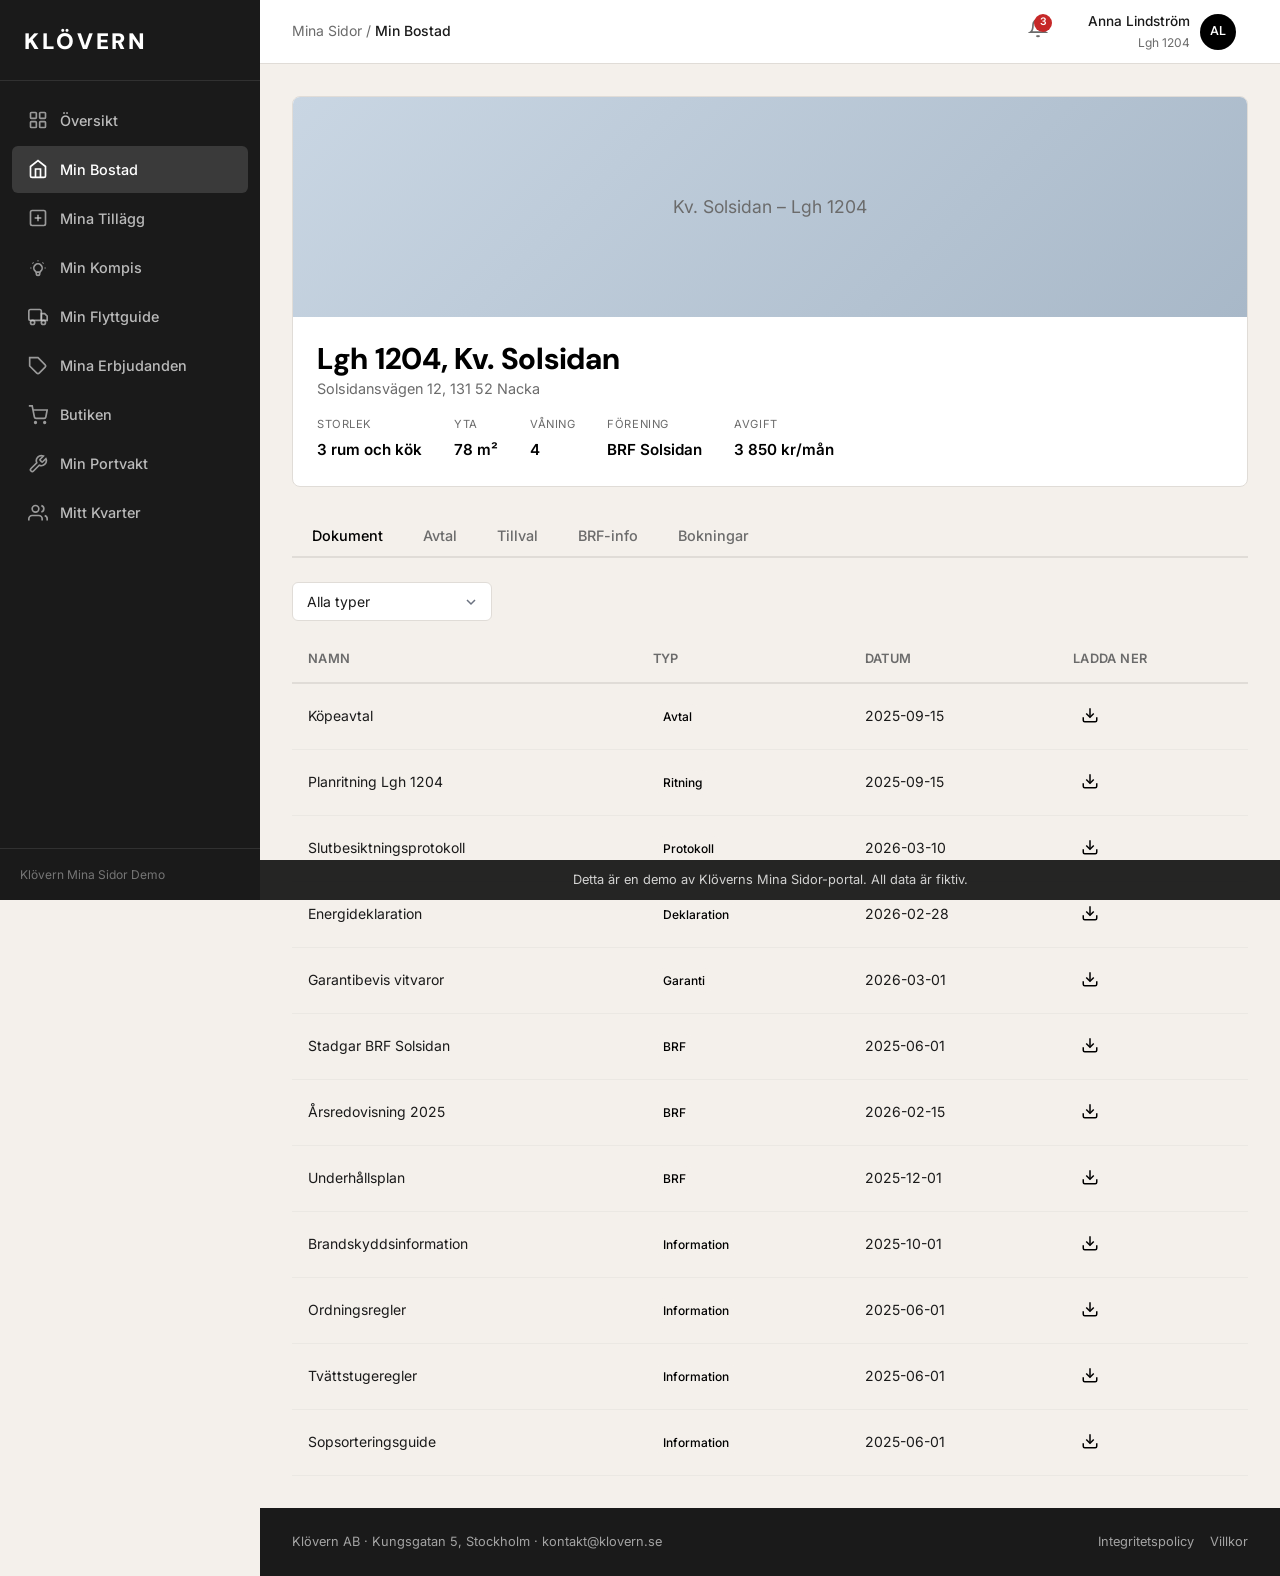
<file: min-bostad.html>
<!DOCTYPE html>
<html lang="sv">
<head>
  <meta charset="UTF-8">
  <meta name="viewport" content="width=device-width, initial-scale=1.0">
  <title>Min Bostad – Klövern</title>
  <link rel="stylesheet" href="css/styles.css">
</head>
<body>
  <div class="app-layout">
    <aside class="sidebar">
      <div class="sidebar-logo"><span>KLÖVERN</span></div>
      <nav class="sidebar-nav">
        <a href="index.html"><svg viewBox="0 0 24 24" fill="none" stroke="currentColor" stroke-width="2"><rect x="3" y="3" width="7" height="7" rx="1"/><rect x="14" y="3" width="7" height="7" rx="1"/><rect x="3" y="14" width="7" height="7" rx="1"/><rect x="14" y="14" width="7" height="7" rx="1"/></svg>Översikt</a>
        <a href="min-bostad.html" class="active"><svg viewBox="0 0 24 24" fill="none" stroke="currentColor" stroke-width="2"><path d="M3 9l9-7 9 7v11a2 2 0 01-2 2H5a2 2 0 01-2-2z"/><polyline points="9 22 9 12 15 12 15 22"/></svg>Min Bostad</a>
        <a href="mina-tillagg.html"><svg viewBox="0 0 24 24" fill="none" stroke="currentColor" stroke-width="2"><rect x="3" y="3" width="18" height="18" rx="2"/><path d="M12 8v8"/><path d="M8 12h8"/></svg>Mina Tillägg</a>
        <a href="min-kompis.html"><svg viewBox="0 0 24 24" fill="none" stroke="currentColor" stroke-width="2"><path d="M9.663 17h4.673M12 3v1m6.364 1.636l-.707.707M21 12h-1M4 12H3m3.343-5.657l-.707-.707m2.828 9.9a5 5 0 117.072 0l-.548.547A3.374 3.374 0 0014 18.469V19a2 2 0 11-4 0v-.531c0-.895-.356-1.754-.988-2.386l-.548-.547z"/></svg>Min Kompis</a>
        <a href="min-flyttguide.html"><svg viewBox="0 0 24 24" fill="none" stroke="currentColor" stroke-width="2"><rect x="1" y="3" width="15" height="13" rx="2"/><polygon points="16 8 20 8 23 11 23 16 16 16 16 8"/><circle cx="5.5" cy="18.5" r="2.5"/><circle cx="18.5" cy="18.5" r="2.5"/></svg>Min Flyttguide</a>
        <a href="mina-erbjudanden.html"><svg viewBox="0 0 24 24" fill="none" stroke="currentColor" stroke-width="2"><path d="M20.59 13.41l-7.17 7.17a2 2 0 01-2.83 0L2 12V2h10l8.59 8.59a2 2 0 010 2.82z"/><line x1="7" y1="7" x2="7.01" y2="7"/></svg>Mina Erbjudanden</a>
        <a href="butiken.html"><svg viewBox="0 0 24 24" fill="none" stroke="currentColor" stroke-width="2"><circle cx="9" cy="21" r="1"/><circle cx="20" cy="21" r="1"/><path d="M1 1h4l2.68 13.39a2 2 0 002 1.61h9.72a2 2 0 002-1.61L23 6H6"/></svg>Butiken</a>
        <a href="min-portvakt.html"><svg viewBox="0 0 24 24" fill="none" stroke="currentColor" stroke-width="2"><path d="M14.7 6.3a1 1 0 000 1.4l1.6 1.6a1 1 0 001.4 0l3.77-3.77a6 6 0 01-7.94 7.94l-6.91 6.91a2.12 2.12 0 01-3-3l6.91-6.91a6 6 0 017.94-7.94l-3.76 3.76z"/></svg>Min Portvakt</a>
        <a href="mitt-kvarter.html"><svg viewBox="0 0 24 24" fill="none" stroke="currentColor" stroke-width="2"><path d="M17 21v-2a4 4 0 00-4-4H5a4 4 0 00-4 4v2"/><circle cx="9" cy="7" r="4"/><path d="M23 21v-2a4 4 0 00-3-3.87"/><path d="M16 3.13a4 4 0 010 7.75"/></svg>Mitt Kvarter</a>
      </nav>
      <div class="sidebar-footer">Klövern Mina Sidor Demo</div>
    </aside>
    <div class="sidebar-overlay"></div>

    <main class="main-wrapper">
      <header class="topbar">
        <div class="topbar-left">
          <button class="hamburger" aria-label="Meny"><svg viewBox="0 0 24 24" fill="none" stroke="currentColor" stroke-width="2"><line x1="3" y1="12" x2="21" y2="12"/><line x1="3" y1="6" x2="21" y2="6"/><line x1="3" y1="18" x2="21" y2="18"/></svg></button>
          <div class="topbar-breadcrumb">Mina Sidor / <span>Min Bostad</span></div>
        </div>
        <div class="topbar-right">
          <div class="topbar-notification"><svg viewBox="0 0 24 24" fill="none" stroke="currentColor" stroke-width="2"><path d="M18 8A6 6 0 006 8c0 7-3 9-3 9h18s-3-2-3-9"/><path d="M13.73 21a2 2 0 01-3.46 0"/></svg><span class="notification-badge">3</span></div>
          <div class="topbar-user"><div class="user-info"><div class="user-name">Anna Lindström</div><div class="user-apartment">Lgh 1204</div></div><div class="user-avatar">AL</div></div>
        </div>
      </header>

      <div class="page-content">
        <!-- Apartment Header -->
        <div class="apartment-header">
          <div class="apartment-image" style="display:flex;align-items:center;justify-content:center;color:var(--color-text-muted);font-size:1.1rem;background:linear-gradient(135deg,#c9d6e3 0%,#a8b8c8 100%);">
            Kv. Solsidan – Lgh 1204
          </div>
          <div class="apartment-info">
            <h1>Lgh 1204, Kv. Solsidan</h1>
            <p class="apartment-address">Solsidansvägen 12, 131 52 Nacka</p>
            <div class="apartment-facts">
              <div class="apartment-fact"><span class="apartment-fact-label">Storlek</span><span class="apartment-fact-value">3 rum och kök</span></div>
              <div class="apartment-fact"><span class="apartment-fact-label">Yta</span><span class="apartment-fact-value">78 m²</span></div>
              <div class="apartment-fact"><span class="apartment-fact-label">Våning</span><span class="apartment-fact-value">4</span></div>
              <div class="apartment-fact"><span class="apartment-fact-label">Förening</span><span class="apartment-fact-value">BRF Solsidan</span></div>
              <div class="apartment-fact"><span class="apartment-fact-label">Avgift</span><span class="apartment-fact-value">3 850 kr/mån</span></div>
            </div>
          </div>
        </div>

        <!-- Tabs -->
        <div class="tabs-container">
          <div class="tabs">
            <button class="tab active" data-tab="dokument">Dokument</button>
            <button class="tab" data-tab="avtal">Avtal</button>
            <button class="tab" data-tab="tillval">Tillval</button>
            <button class="tab" data-tab="brf">BRF-info</button>
            <button class="tab" data-tab="bokningar">Bokningar</button>
          </div>

          <!-- Dokument -->
          <div class="tab-panel active" data-panel="dokument">
            <div style="margin-bottom:16px;">
              <select class="form-select" style="width:auto;min-width:200px;" onchange="filterDocs(this.value)">
                <option value="all">Alla typer</option>
                <option value="Avtal">Avtal</option>
                <option value="Ritning">Ritning</option>
                <option value="Protokoll">Protokoll</option>
                <option value="Garanti">Garanti</option>
                <option value="BRF">BRF</option>
                <option value="Information">Information</option>
              </select>
            </div>
            <div class="table-wrapper">
              <table id="doc-table">
                <thead><tr><th>Namn</th><th>Typ</th><th>Datum</th><th>Ladda ner</th></tr></thead>
                <tbody>
                  <tr data-type="Avtal"><td>Köpeavtal</td><td><span class="badge badge-info">Avtal</span></td><td>2025-09-15</td><td><button class="btn-icon" title="Ladda ner"><svg width="18" height="18" viewBox="0 0 24 24" fill="none" stroke="currentColor" stroke-width="2"><path d="M21 15v4a2 2 0 01-2 2H5a2 2 0 01-2-2v-4"/><polyline points="7 10 12 15 17 10"/><line x1="12" y1="15" x2="12" y2="3"/></svg></button></td></tr>
                  <tr data-type="Ritning"><td>Planritning Lgh 1204</td><td><span class="badge badge-info">Ritning</span></td><td>2025-09-15</td><td><button class="btn-icon" title="Ladda ner"><svg width="18" height="18" viewBox="0 0 24 24" fill="none" stroke="currentColor" stroke-width="2"><path d="M21 15v4a2 2 0 01-2 2H5a2 2 0 01-2-2v-4"/><polyline points="7 10 12 15 17 10"/><line x1="12" y1="15" x2="12" y2="3"/></svg></button></td></tr>
                  <tr data-type="Protokoll"><td>Slutbesiktningsprotokoll</td><td><span class="badge badge-info">Protokoll</span></td><td>2026-03-10</td><td><button class="btn-icon" title="Ladda ner"><svg width="18" height="18" viewBox="0 0 24 24" fill="none" stroke="currentColor" stroke-width="2"><path d="M21 15v4a2 2 0 01-2 2H5a2 2 0 01-2-2v-4"/><polyline points="7 10 12 15 17 10"/><line x1="12" y1="15" x2="12" y2="3"/></svg></button></td></tr>
                  <tr data-type="Deklaration"><td>Energideklaration</td><td><span class="badge badge-info">Deklaration</span></td><td>2026-02-28</td><td><button class="btn-icon" title="Ladda ner"><svg width="18" height="18" viewBox="0 0 24 24" fill="none" stroke="currentColor" stroke-width="2"><path d="M21 15v4a2 2 0 01-2 2H5a2 2 0 01-2-2v-4"/><polyline points="7 10 12 15 17 10"/><line x1="12" y1="15" x2="12" y2="3"/></svg></button></td></tr>
                  <tr data-type="Garanti"><td>Garantibevis vitvaror</td><td><span class="badge badge-info">Garanti</span></td><td>2026-03-01</td><td><button class="btn-icon" title="Ladda ner"><svg width="18" height="18" viewBox="0 0 24 24" fill="none" stroke="currentColor" stroke-width="2"><path d="M21 15v4a2 2 0 01-2 2H5a2 2 0 01-2-2v-4"/><polyline points="7 10 12 15 17 10"/><line x1="12" y1="15" x2="12" y2="3"/></svg></button></td></tr>
                  <tr data-type="BRF"><td>Stadgar BRF Solsidan</td><td><span class="badge badge-info">BRF</span></td><td>2025-06-01</td><td><button class="btn-icon" title="Ladda ner"><svg width="18" height="18" viewBox="0 0 24 24" fill="none" stroke="currentColor" stroke-width="2"><path d="M21 15v4a2 2 0 01-2 2H5a2 2 0 01-2-2v-4"/><polyline points="7 10 12 15 17 10"/><line x1="12" y1="15" x2="12" y2="3"/></svg></button></td></tr>
                  <tr data-type="BRF"><td>Årsredovisning 2025</td><td><span class="badge badge-info">BRF</span></td><td>2026-02-15</td><td><button class="btn-icon" title="Ladda ner"><svg width="18" height="18" viewBox="0 0 24 24" fill="none" stroke="currentColor" stroke-width="2"><path d="M21 15v4a2 2 0 01-2 2H5a2 2 0 01-2-2v-4"/><polyline points="7 10 12 15 17 10"/><line x1="12" y1="15" x2="12" y2="3"/></svg></button></td></tr>
                  <tr data-type="BRF"><td>Underhållsplan</td><td><span class="badge badge-info">BRF</span></td><td>2025-12-01</td><td><button class="btn-icon" title="Ladda ner"><svg width="18" height="18" viewBox="0 0 24 24" fill="none" stroke="currentColor" stroke-width="2"><path d="M21 15v4a2 2 0 01-2 2H5a2 2 0 01-2-2v-4"/><polyline points="7 10 12 15 17 10"/><line x1="12" y1="15" x2="12" y2="3"/></svg></button></td></tr>
                  <tr data-type="Information"><td>Brandskyddsinformation</td><td><span class="badge badge-info">Information</span></td><td>2025-10-01</td><td><button class="btn-icon" title="Ladda ner"><svg width="18" height="18" viewBox="0 0 24 24" fill="none" stroke="currentColor" stroke-width="2"><path d="M21 15v4a2 2 0 01-2 2H5a2 2 0 01-2-2v-4"/><polyline points="7 10 12 15 17 10"/><line x1="12" y1="15" x2="12" y2="3"/></svg></button></td></tr>
                  <tr data-type="Information"><td>Ordningsregler</td><td><span class="badge badge-info">Information</span></td><td>2025-06-01</td><td><button class="btn-icon" title="Ladda ner"><svg width="18" height="18" viewBox="0 0 24 24" fill="none" stroke="currentColor" stroke-width="2"><path d="M21 15v4a2 2 0 01-2 2H5a2 2 0 01-2-2v-4"/><polyline points="7 10 12 15 17 10"/><line x1="12" y1="15" x2="12" y2="3"/></svg></button></td></tr>
                  <tr data-type="Information"><td>Tvättstugeregler</td><td><span class="badge badge-info">Information</span></td><td>2025-06-01</td><td><button class="btn-icon" title="Ladda ner"><svg width="18" height="18" viewBox="0 0 24 24" fill="none" stroke="currentColor" stroke-width="2"><path d="M21 15v4a2 2 0 01-2 2H5a2 2 0 01-2-2v-4"/><polyline points="7 10 12 15 17 10"/><line x1="12" y1="15" x2="12" y2="3"/></svg></button></td></tr>
                  <tr data-type="Information"><td>Sopsorteringsguide</td><td><span class="badge badge-info">Information</span></td><td>2025-06-01</td><td><button class="btn-icon" title="Ladda ner"><svg width="18" height="18" viewBox="0 0 24 24" fill="none" stroke="currentColor" stroke-width="2"><path d="M21 15v4a2 2 0 01-2 2H5a2 2 0 01-2-2v-4"/><polyline points="7 10 12 15 17 10"/><line x1="12" y1="15" x2="12" y2="3"/></svg></button></td></tr>
                </tbody>
              </table>
            </div>
          </div>

          <!-- Avtal -->
          <div class="tab-panel" data-panel="avtal">
            <div class="info-card">
              <h4>Köpeavtal</h4>
              <div class="info-card-row"><span class="info-card-label">Köpeskilling</span><span class="info-card-value">4 250 000 kr</span></div>
              <div class="info-card-row"><span class="info-card-label">Tillträdesdag</span><span class="info-card-value">2026-06-01</span></div>
              <div class="info-card-row"><span class="info-card-label">Säljare</span><span class="info-card-value">Klövern Bostad AB</span></div>
              <div class="info-card-row"><span class="info-card-label">Köpare</span><span class="info-card-value">Anna Lindström</span></div>
              <div class="info-card-row"><span class="info-card-label">Objekt</span><span class="info-card-value">Lgh 1204, Kv. Solsidan</span></div>
              <div class="info-card-row"><span class="info-card-label">Mäklare</span><span class="info-card-value">Klövern Försäljning</span></div>
            </div>
          </div>

          <!-- Tillval -->
          <div class="tab-panel" data-panel="tillval">
            <div class="grid-3" style="margin-bottom:24px;">
              <div class="card"><div style="display:flex;justify-content:space-between;align-items:flex-start;margin-bottom:8px;"><span class="text-xs text-muted" style="text-transform:uppercase;letter-spacing:0.05em;">Golv</span><span class="badge badge-success">Bekräftad</span></div><h3 style="margin-bottom:4px;">Ekparkett premium</h3><div class="stat-value" style="font-size:1.1rem;">12 500 kr</div></div>
              <div class="card"><div style="display:flex;justify-content:space-between;align-items:flex-start;margin-bottom:8px;"><span class="text-xs text-muted" style="text-transform:uppercase;letter-spacing:0.05em;">Badrum</span><span class="badge badge-success">Bekräftad</span></div><h3 style="margin-bottom:4px;">Kakel Carrara marmor</h3><div class="stat-value" style="font-size:1.1rem;">8 200 kr</div></div>
              <div class="card"><div style="display:flex;justify-content:space-between;align-items:flex-start;margin-bottom:8px;"><span class="text-xs text-muted" style="text-transform:uppercase;letter-spacing:0.05em;">El</span><span class="badge badge-success">Bekräftad</span></div><h3 style="margin-bottom:4px;">Extra eluttag kök</h3><div class="stat-value" style="font-size:1.1rem;">2 400 kr</div></div>
              <div class="card"><div style="display:flex;justify-content:space-between;align-items:flex-start;margin-bottom:8px;"><span class="text-xs text-muted" style="text-transform:uppercase;letter-spacing:0.05em;">El</span><span class="badge badge-success">Bekräftad</span></div><h3 style="margin-bottom:4px;">Spotlights hall</h3><div class="stat-value" style="font-size:1.1rem;">3 800 kr</div></div>
              <div class="card"><div style="display:flex;justify-content:space-between;align-items:flex-start;margin-bottom:8px;"><span class="text-xs text-muted" style="text-transform:uppercase;letter-spacing:0.05em;">Kök</span><span class="badge badge-success">Bekräftad</span></div><h3 style="margin-bottom:4px;">Uppgraderad köksblandare</h3><div class="stat-value" style="font-size:1.1rem;">1 950 kr</div></div>
            </div>
            <div class="card-flat" style="text-align:right;">
              <span class="text-muted">Totalt tillval: </span>
              <strong style="font-size:1.2rem;color:var(--color-primary);">28 850 kr</strong>
            </div>
          </div>

          <!-- BRF-info -->
          <div class="tab-panel" data-panel="brf">
            <div class="grid-2">
              <div class="info-card">
                <h4>BRF Solsidan</h4>
                <div class="info-card-row"><span class="info-card-label">Org.nr</span><span class="info-card-value">769600-1234</span></div>
                <div class="info-card-row"><span class="info-card-label">Månadsavgift</span><span class="info-card-value">3 850 kr</span></div>
                <div class="info-card-row"><span class="info-card-label">Antal lägenheter</span><span class="info-card-value">48</span></div>
                <div class="info-card-row"><span class="info-card-label">Byggår</span><span class="info-card-value">2026</span></div>
              </div>
              <div class="card-flat">
                <h3 style="margin-bottom:16px;">Styrelse</h3>
                <div style="display:flex;flex-direction:column;gap:12px;">
                  <div style="display:flex;justify-content:space-between;"><span>Maria Eriksson</span><span class="text-muted text-sm">Ordförande</span></div>
                  <div style="display:flex;justify-content:space-between;"><span>Johan Andersson</span><span class="text-muted text-sm">Kassör</span></div>
                  <div style="display:flex;justify-content:space-between;"><span>Sofia Bergström</span><span class="text-muted text-sm">Sekreterare</span></div>
                  <div style="display:flex;justify-content:space-between;"><span>Peter Nilsson</span><span class="text-muted text-sm">Ledamot</span></div>
                </div>
              </div>
            </div>
          </div>

          <!-- Bokningar -->
          <div class="tab-panel" data-panel="bokningar">
            <div style="display:flex;flex-direction:column;gap:12px;">
              <div class="card" style="display:flex;justify-content:space-between;align-items:center;flex-wrap:wrap;gap:12px;">
                <div><h3 style="margin-bottom:4px;">Festlokal</h3><p class="text-sm text-muted">Max 30 personer, kök ingår</p></div>
                <div style="display:flex;align-items:center;gap:12px;"><span class="badge badge-success">Ledig</span><button class="btn btn-primary btn-sm" data-modal="#booking-modal">Boka</button></div>
              </div>
              <div class="card" style="display:flex;justify-content:space-between;align-items:center;flex-wrap:wrap;gap:12px;">
                <div><h3 style="margin-bottom:4px;">Gästlägenhet</h3><p class="text-sm text-muted">Bokad 15-17 maj</p></div>
                <div style="display:flex;align-items:center;gap:12px;"><span class="badge badge-warning">Bokad</span><button class="btn btn-secondary btn-sm" disabled>Boka</button></div>
              </div>
              <div class="card" style="display:flex;justify-content:space-between;align-items:center;flex-wrap:wrap;gap:12px;">
                <div><h3 style="margin-bottom:4px;">Bastu</h3><p class="text-sm text-muted">Max 6 personer, boka 2h-pass</p></div>
                <div style="display:flex;align-items:center;gap:12px;"><span class="badge badge-success">Ledig</span><button class="btn btn-primary btn-sm" data-modal="#booking-modal">Boka</button></div>
              </div>
              <div class="card" style="display:flex;justify-content:space-between;align-items:center;flex-wrap:wrap;gap:12px;">
                <div><h3 style="margin-bottom:4px;">Tvättstuga 1</h3><p class="text-sm text-muted">Maskin 1-3, torktumlare</p></div>
                <div style="display:flex;align-items:center;gap:12px;"><span class="badge badge-success">Ledig</span><button class="btn btn-primary btn-sm" data-modal="#booking-modal">Boka</button></div>
              </div>
              <div class="card" style="display:flex;justify-content:space-between;align-items:center;flex-wrap:wrap;gap:12px;">
                <div><h3 style="margin-bottom:4px;">Cykelverkstad</h3><p class="text-sm text-muted">Verktyg och pump finns</p></div>
                <div style="display:flex;align-items:center;gap:12px;"><span class="badge badge-success">Ledig</span><button class="btn btn-primary btn-sm" data-modal="#booking-modal">Boka</button></div>
              </div>
            </div>
          </div>
        </div>
      </div>

      <footer class="app-footer">
        <div>Klövern AB &middot; Kungsgatan 5, Stockholm &middot; kontakt@klovern.se</div>
        <div><a href="#">Integritetspolicy</a><a href="#">Villkor</a></div>
      </footer>
    </main>
  </div>

  <!-- Booking Modal -->
  <div class="modal-overlay" id="booking-modal">
    <div class="modal">
      <div class="modal-header">
        <h2>Boka utrymme</h2>
        <button class="modal-close"><svg viewBox="0 0 24 24" fill="none" stroke="currentColor" stroke-width="2"><line x1="18" y1="6" x2="6" y2="18"/><line x1="6" y1="6" x2="18" y2="18"/></svg></button>
      </div>
      <div class="modal-body">
        <form data-success="Bokning bekräftad!">
          <div class="form-group"><label>Datum</label><input type="date" class="form-input" value="2026-06-15"></div>
          <div class="form-group"><label>Tid</label><select class="form-select"><option>09:00 – 12:00</option><option>12:00 – 15:00</option><option>15:00 – 18:00</option><option>18:00 – 21:00</option></select></div>
          <button type="submit" class="btn btn-primary w-full">Bekräfta bokning</button>
        </form>
      </div>
    </div>
  </div>

  <div class="demo-banner">Detta är en demo av Klöverns Mina Sidor-portal. All data är fiktiv.</div>

  <script src="js/data.js"></script>
  <script src="js/main.js"></script>
  <script>
    function filterDocs(type) {
      document.querySelectorAll('#doc-table tbody tr').forEach(row => {
        row.style.display = (type === 'all' || row.dataset.type === type) ? '' : 'none';
      });
    }
  </script>
</body>
</html>
</file>
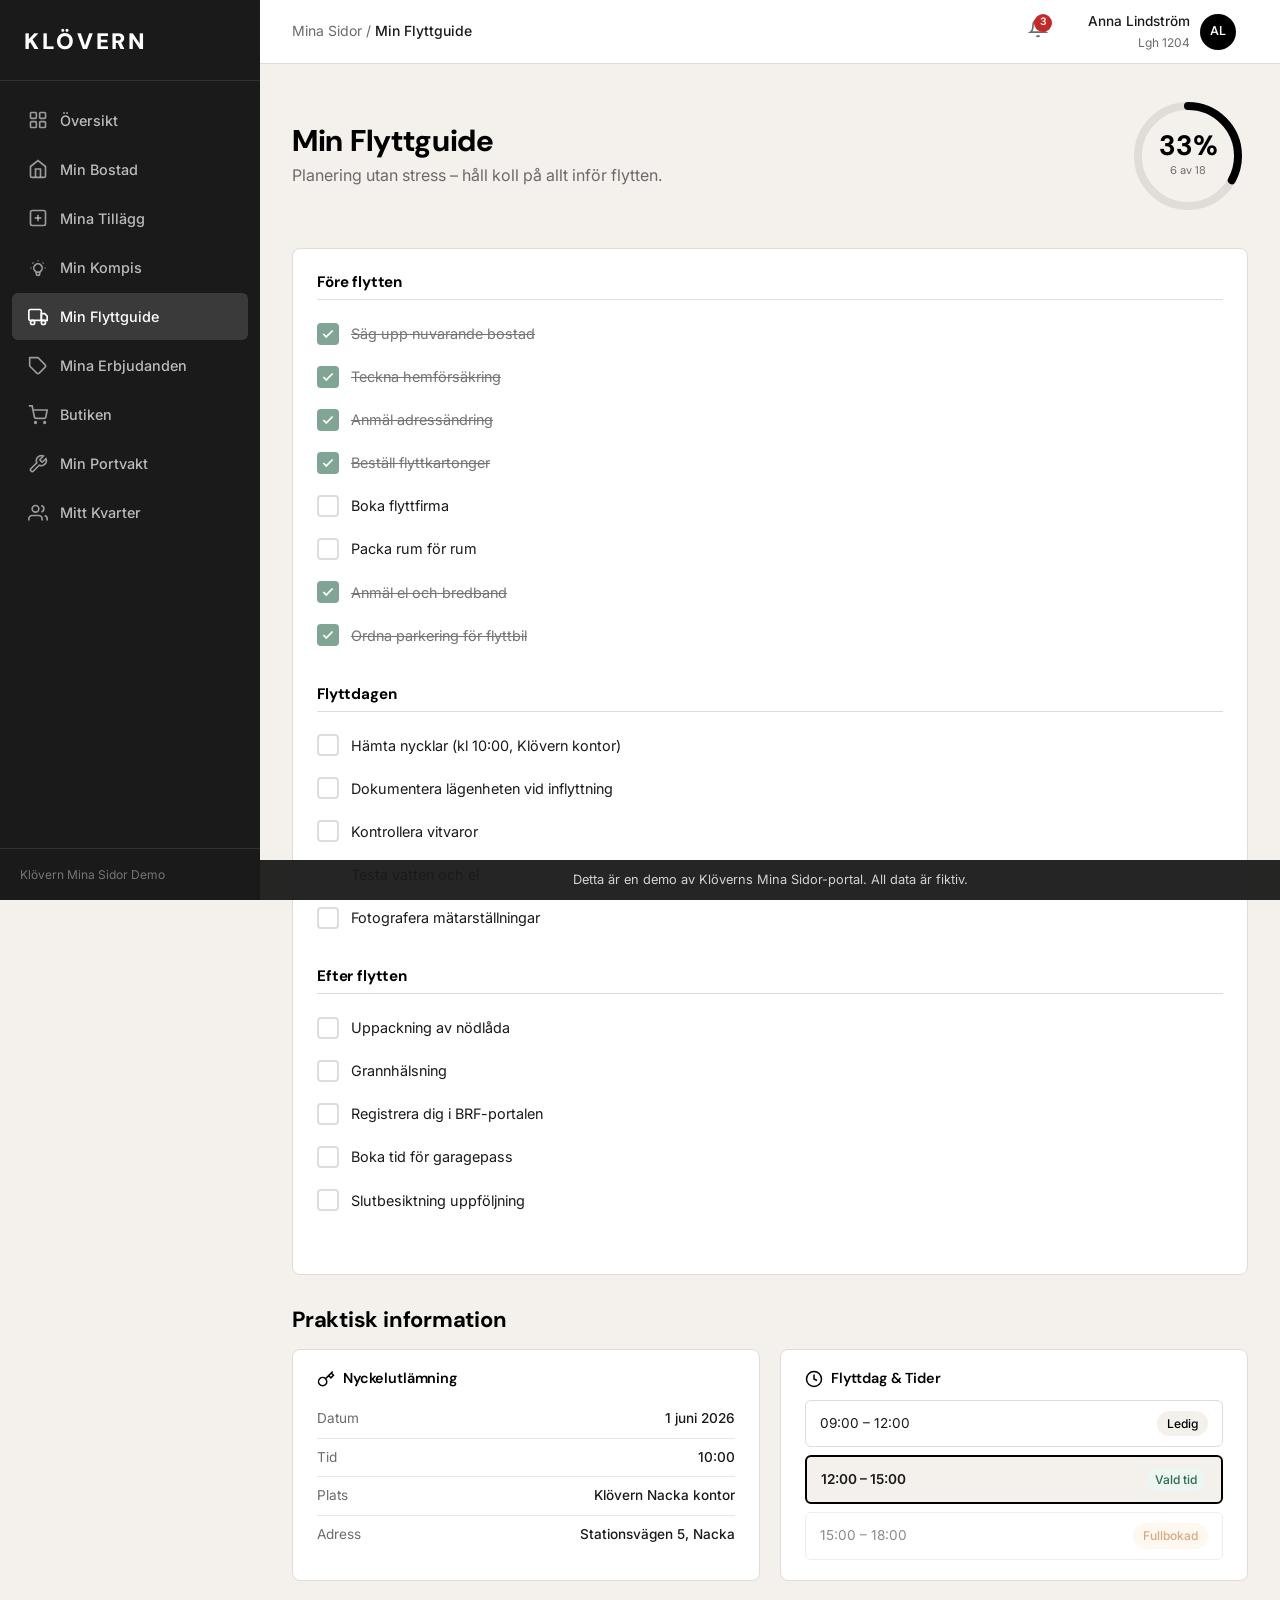
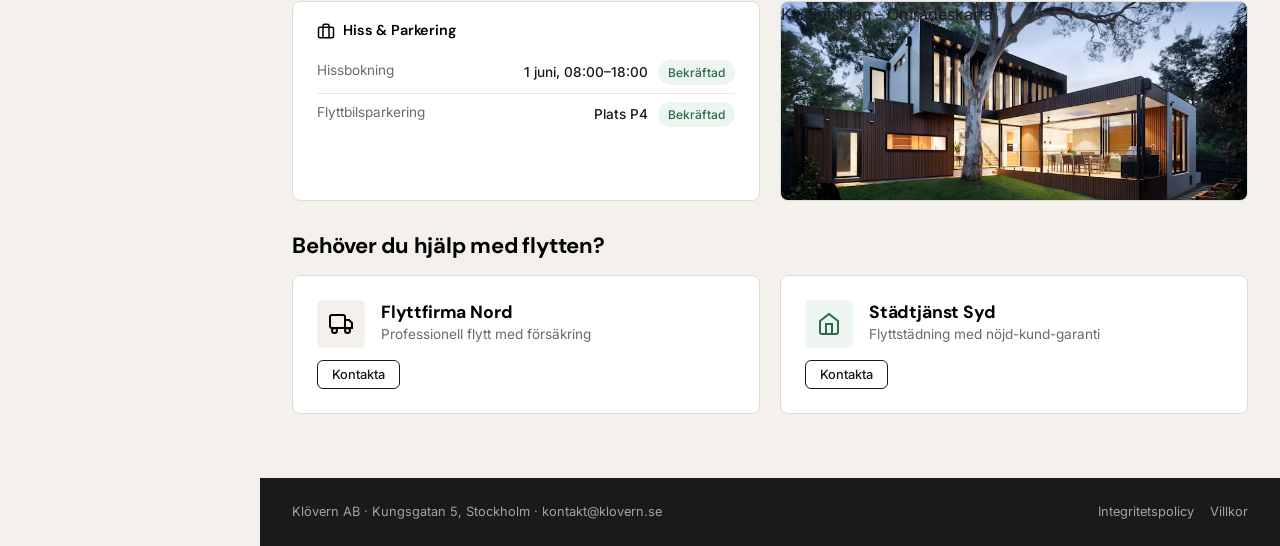
<file: min-flyttguide.html>
<!DOCTYPE html>
<html lang="sv">
<head>
  <meta charset="UTF-8">
  <meta name="viewport" content="width=device-width, initial-scale=1.0">
  <title>Min Flyttguide – Klövern</title>
  <link rel="stylesheet" href="css/styles.css">
</head>
<body>
  <div class="app-layout">
    <aside class="sidebar">
      <div class="sidebar-logo"><span>KLÖVERN</span></div>
      <nav class="sidebar-nav">
        <a href="index.html"><svg viewBox="0 0 24 24" fill="none" stroke="currentColor" stroke-width="2"><rect x="3" y="3" width="7" height="7" rx="1"/><rect x="14" y="3" width="7" height="7" rx="1"/><rect x="3" y="14" width="7" height="7" rx="1"/><rect x="14" y="14" width="7" height="7" rx="1"/></svg>Översikt</a>
        <a href="min-bostad.html"><svg viewBox="0 0 24 24" fill="none" stroke="currentColor" stroke-width="2"><path d="M3 9l9-7 9 7v11a2 2 0 01-2 2H5a2 2 0 01-2-2z"/><polyline points="9 22 9 12 15 12 15 22"/></svg>Min Bostad</a>
        <a href="mina-tillagg.html"><svg viewBox="0 0 24 24" fill="none" stroke="currentColor" stroke-width="2"><rect x="3" y="3" width="18" height="18" rx="2"/><path d="M12 8v8"/><path d="M8 12h8"/></svg>Mina Tillägg</a>
        <a href="min-kompis.html"><svg viewBox="0 0 24 24" fill="none" stroke="currentColor" stroke-width="2"><path d="M9.663 17h4.673M12 3v1m6.364 1.636l-.707.707M21 12h-1M4 12H3m3.343-5.657l-.707-.707m2.828 9.9a5 5 0 117.072 0l-.548.547A3.374 3.374 0 0014 18.469V19a2 2 0 11-4 0v-.531c0-.895-.356-1.754-.988-2.386l-.548-.547z"/></svg>Min Kompis</a>
        <a href="min-flyttguide.html" class="active"><svg viewBox="0 0 24 24" fill="none" stroke="currentColor" stroke-width="2"><rect x="1" y="3" width="15" height="13" rx="2"/><polygon points="16 8 20 8 23 11 23 16 16 16 16 8"/><circle cx="5.5" cy="18.5" r="2.5"/><circle cx="18.5" cy="18.5" r="2.5"/></svg>Min Flyttguide</a>
        <a href="mina-erbjudanden.html"><svg viewBox="0 0 24 24" fill="none" stroke="currentColor" stroke-width="2"><path d="M20.59 13.41l-7.17 7.17a2 2 0 01-2.83 0L2 12V2h10l8.59 8.59a2 2 0 010 2.82z"/><line x1="7" y1="7" x2="7.01" y2="7"/></svg>Mina Erbjudanden</a>
        <a href="butiken.html"><svg viewBox="0 0 24 24" fill="none" stroke="currentColor" stroke-width="2"><circle cx="9" cy="21" r="1"/><circle cx="20" cy="21" r="1"/><path d="M1 1h4l2.68 13.39a2 2 0 002 1.61h9.72a2 2 0 002-1.61L23 6H6"/></svg>Butiken</a>
        <a href="min-portvakt.html"><svg viewBox="0 0 24 24" fill="none" stroke="currentColor" stroke-width="2"><path d="M14.7 6.3a1 1 0 000 1.4l1.6 1.6a1 1 0 001.4 0l3.77-3.77a6 6 0 01-7.94 7.94l-6.91 6.91a2.12 2.12 0 01-3-3l6.91-6.91a6 6 0 017.94-7.94l-3.76 3.76z"/></svg>Min Portvakt</a>
        <a href="mitt-kvarter.html"><svg viewBox="0 0 24 24" fill="none" stroke="currentColor" stroke-width="2"><path d="M17 21v-2a4 4 0 00-4-4H5a4 4 0 00-4 4v2"/><circle cx="9" cy="7" r="4"/><path d="M23 21v-2a4 4 0 00-3-3.87"/><path d="M16 3.13a4 4 0 010 7.75"/></svg>Mitt Kvarter</a>
      </nav>
      <div class="sidebar-footer">Klövern Mina Sidor Demo</div>
    </aside>
    <div class="sidebar-overlay"></div>

    <main class="main-wrapper">
      <header class="topbar">
        <div class="topbar-left">
          <button class="hamburger" aria-label="Meny"><svg viewBox="0 0 24 24" fill="none" stroke="currentColor" stroke-width="2"><line x1="3" y1="12" x2="21" y2="12"/><line x1="3" y1="6" x2="21" y2="6"/><line x1="3" y1="18" x2="21" y2="18"/></svg></button>
          <div class="topbar-breadcrumb">Mina Sidor / <span>Min Flyttguide</span></div>
        </div>
        <div class="topbar-right">
          <div class="topbar-notification"><svg viewBox="0 0 24 24" fill="none" stroke="currentColor" stroke-width="2"><path d="M18 8A6 6 0 006 8c0 7-3 9-3 9h18s-3-2-3-9"/><path d="M13.73 21a2 2 0 01-3.46 0"/></svg><span class="notification-badge">3</span></div>
          <div class="topbar-user"><div class="user-info"><div class="user-name">Anna Lindström</div><div class="user-apartment">Lgh 1204</div></div><div class="user-avatar">AL</div></div>
        </div>
      </header>

      <div class="page-content">
        <!-- Header with progress -->
        <div style="display:flex;justify-content:space-between;align-items:center;flex-wrap:wrap;gap:24px;margin-bottom:32px;">
          <div>
            <h1>Min Flyttguide</h1>
            <p class="text-muted" style="margin-top:4px;">Planering utan stress – håll koll på allt inför flytten.</p>
          </div>
          <div class="progress-circle">
            <svg viewBox="0 0 120 120">
              <circle class="bg" cx="60" cy="60" r="50"/>
              <circle class="progress" cx="60" cy="60" r="50" stroke-dasharray="314.16" stroke-dashoffset="103.67"/>
            </svg>
            <div class="progress-value">
              <span class="number">67%</span>
              <span class="label">12 av 18</span>
            </div>
          </div>
        </div>

        <!-- Checklist -->
        <div class="card-flat section">
          <div class="checklist-group">
            <h3>Före flytten</h3>
            <div class="checklist-item done"><div class="checklist-checkbox"><svg viewBox="0 0 24 24" fill="none" stroke="currentColor" stroke-width="3"><polyline points="20 6 9 17 4 12"/></svg></div><span class="checklist-text">Säg upp nuvarande bostad</span></div>
            <div class="checklist-item done"><div class="checklist-checkbox"><svg viewBox="0 0 24 24" fill="none" stroke="currentColor" stroke-width="3"><polyline points="20 6 9 17 4 12"/></svg></div><span class="checklist-text">Teckna hemförsäkring</span></div>
            <div class="checklist-item done"><div class="checklist-checkbox"><svg viewBox="0 0 24 24" fill="none" stroke="currentColor" stroke-width="3"><polyline points="20 6 9 17 4 12"/></svg></div><span class="checklist-text">Anmäl adressändring</span></div>
            <div class="checklist-item done"><div class="checklist-checkbox"><svg viewBox="0 0 24 24" fill="none" stroke="currentColor" stroke-width="3"><polyline points="20 6 9 17 4 12"/></svg></div><span class="checklist-text">Beställ flyttkartonger</span></div>
            <div class="checklist-item"><div class="checklist-checkbox"></div><span class="checklist-text">Boka flyttfirma</span></div>
            <div class="checklist-item"><div class="checklist-checkbox"></div><span class="checklist-text">Packa rum för rum</span></div>
            <div class="checklist-item done"><div class="checklist-checkbox"><svg viewBox="0 0 24 24" fill="none" stroke="currentColor" stroke-width="3"><polyline points="20 6 9 17 4 12"/></svg></div><span class="checklist-text">Anmäl el och bredband</span></div>
            <div class="checklist-item done"><div class="checklist-checkbox"><svg viewBox="0 0 24 24" fill="none" stroke="currentColor" stroke-width="3"><polyline points="20 6 9 17 4 12"/></svg></div><span class="checklist-text">Ordna parkering för flyttbil</span></div>
          </div>

          <div class="checklist-group">
            <h3>Flyttdagen</h3>
            <div class="checklist-item"><div class="checklist-checkbox"></div><span class="checklist-text">Hämta nycklar (kl 10:00, Klövern kontor)</span></div>
            <div class="checklist-item"><div class="checklist-checkbox"></div><span class="checklist-text">Dokumentera lägenheten vid inflyttning</span></div>
            <div class="checklist-item"><div class="checklist-checkbox"></div><span class="checklist-text">Kontrollera vitvaror</span></div>
            <div class="checklist-item"><div class="checklist-checkbox"></div><span class="checklist-text">Testa vatten och el</span></div>
            <div class="checklist-item"><div class="checklist-checkbox"></div><span class="checklist-text">Fotografera mätarställningar</span></div>
          </div>

          <div class="checklist-group">
            <h3>Efter flytten</h3>
            <div class="checklist-item"><div class="checklist-checkbox"></div><span class="checklist-text">Uppackning av nödlåda</span></div>
            <div class="checklist-item"><div class="checklist-checkbox"></div><span class="checklist-text">Grannhälsning</span></div>
            <div class="checklist-item"><div class="checklist-checkbox"></div><span class="checklist-text">Registrera dig i BRF-portalen</span></div>
            <div class="checklist-item"><div class="checklist-checkbox"></div><span class="checklist-text">Boka tid för garagepass</span></div>
            <div class="checklist-item"><div class="checklist-checkbox"></div><span class="checklist-text">Slutbesiktning uppföljning</span></div>
          </div>
        </div>

        <!-- Key Info -->
        <h2 style="margin-bottom:16px;">Praktisk information</h2>
        <div class="grid-2 section">
          <div class="info-card">
            <h4>
              <svg width="18" height="18" viewBox="0 0 24 24" fill="none" stroke="var(--color-accent)" stroke-width="2"><path d="M21 2l-2 2m-7.61 7.61a5.5 5.5 0 11-7.778 7.778 5.5 5.5 0 017.777-7.777zm0 0L15.5 7.5m0 0l3 3L22 7l-3-3m-3.5 3.5L19 4"/></svg>
              Nyckelutlämning
            </h4>
            <div class="info-card-row"><span class="info-card-label">Datum</span><span class="info-card-value">1 juni 2026</span></div>
            <div class="info-card-row"><span class="info-card-label">Tid</span><span class="info-card-value">10:00</span></div>
            <div class="info-card-row"><span class="info-card-label">Plats</span><span class="info-card-value">Klövern Nacka kontor</span></div>
            <div class="info-card-row"><span class="info-card-label">Adress</span><span class="info-card-value">Stationsvägen 5, Nacka</span></div>
          </div>

          <div class="info-card">
            <h4>
              <svg width="18" height="18" viewBox="0 0 24 24" fill="none" stroke="var(--color-accent)" stroke-width="2"><circle cx="12" cy="12" r="10"/><polyline points="12 6 12 12 16 14"/></svg>
              Flyttdag & Tider
            </h4>
            <div style="display:flex;flex-direction:column;gap:8px;margin-top:8px;">
              <div style="display:flex;justify-content:space-between;align-items:center;padding:10px 14px;border:1px solid var(--color-border);border-radius:var(--radius-md);">
                <span class="text-sm">09:00 – 12:00</span><span class="badge badge-info">Ledig</span>
              </div>
              <div style="display:flex;justify-content:space-between;align-items:center;padding:10px 14px;border:2px solid var(--color-accent);border-radius:var(--radius-md);background:var(--color-accent-light);">
                <span class="text-sm" style="font-weight:600;">12:00 – 15:00</span><span class="badge badge-success">Vald tid</span>
              </div>
              <div style="display:flex;justify-content:space-between;align-items:center;padding:10px 14px;border:1px solid var(--color-border);border-radius:var(--radius-md);opacity:0.5;">
                <span class="text-sm">15:00 – 18:00</span><span class="badge badge-warning">Fullbokad</span>
              </div>
            </div>
          </div>

          <div class="info-card">
            <h4>
              <svg width="18" height="18" viewBox="0 0 24 24" fill="none" stroke="var(--color-accent)" stroke-width="2"><rect x="2" y="7" width="20" height="14" rx="2" ry="2"/><path d="M16 21V5a2 2 0 00-2-2h-4a2 2 0 00-2 2v16"/></svg>
              Hiss & Parkering
            </h4>
            <div class="info-card-row"><span class="info-card-label">Hissbokning</span><span class="info-card-value">1 juni, 08:00–18:00 <span class="badge badge-success" style="margin-left:6px;">Bekräftad</span></span></div>
            <div class="info-card-row"><span class="info-card-label">Flyttbilsparkering</span><span class="info-card-value">Plats P4 <span class="badge badge-success" style="margin-left:6px;">Bekräftad</span></span></div>
          </div>

          <div style="background-image:url(img/building-exterior.jpg);background-size:cover;background-position:center;border-radius:var(--radius-lg);min-height:200px;border:1px solid var(--color-border);">
            Kv. Solsidan – Områdeskarta
          </div>
        </div>

        <!-- Moving Help -->
        <div class="section">
          <h2 style="margin-bottom:16px;">Behöver du hjälp med flytten?</h2>
          <div class="grid-2">
            <div class="card">
              <div style="display:flex;align-items:center;gap:16px;margin-bottom:12px;">
                <div style="width:48px;height:48px;background:var(--color-accent-light);border-radius:var(--radius-md);display:flex;align-items:center;justify-content:center;font-size:1.25rem;color:var(--color-accent);">
                  <svg width="24" height="24" viewBox="0 0 24 24" fill="none" stroke="currentColor" stroke-width="2"><rect x="1" y="3" width="15" height="13" rx="2"/><polygon points="16 8 20 8 23 11 23 16 16 16 16 8"/><circle cx="5.5" cy="18.5" r="2.5"/><circle cx="18.5" cy="18.5" r="2.5"/></svg>
                </div>
                <div>
                  <h3>Flyttfirma Nord</h3>
                  <p class="text-sm text-muted">Professionell flytt med försäkring</p>
                </div>
              </div>
              <button class="btn btn-outline btn-sm">Kontakta</button>
            </div>
            <div class="card">
              <div style="display:flex;align-items:center;gap:16px;margin-bottom:12px;">
                <div style="width:48px;height:48px;background:var(--color-success-bg);border-radius:var(--radius-md);display:flex;align-items:center;justify-content:center;color:var(--color-success);">
                  <svg width="24" height="24" viewBox="0 0 24 24" fill="none" stroke="currentColor" stroke-width="2"><path d="M3 9l9-7 9 7v11a2 2 0 01-2 2H5a2 2 0 01-2-2z"/><polyline points="9 22 9 12 15 12 15 22"/></svg>
                </div>
                <div>
                  <h3>Städtjänst Syd</h3>
                  <p class="text-sm text-muted">Flyttstädning med nöjd-kund-garanti</p>
                </div>
              </div>
              <button class="btn btn-outline btn-sm">Kontakta</button>
            </div>
          </div>
        </div>
      </div>

      <footer class="app-footer">
        <div>Klövern AB &middot; Kungsgatan 5, Stockholm &middot; kontakt@klovern.se</div>
        <div><a href="#">Integritetspolicy</a><a href="#">Villkor</a></div>
      </footer>
    </main>
  </div>

  <div class="demo-banner">Detta är en demo av Klöverns Mina Sidor-portal. All data är fiktiv.</div>

  <script src="js/data.js"></script>
  <script src="js/main.js"></script>
</body>
</html>
</file>
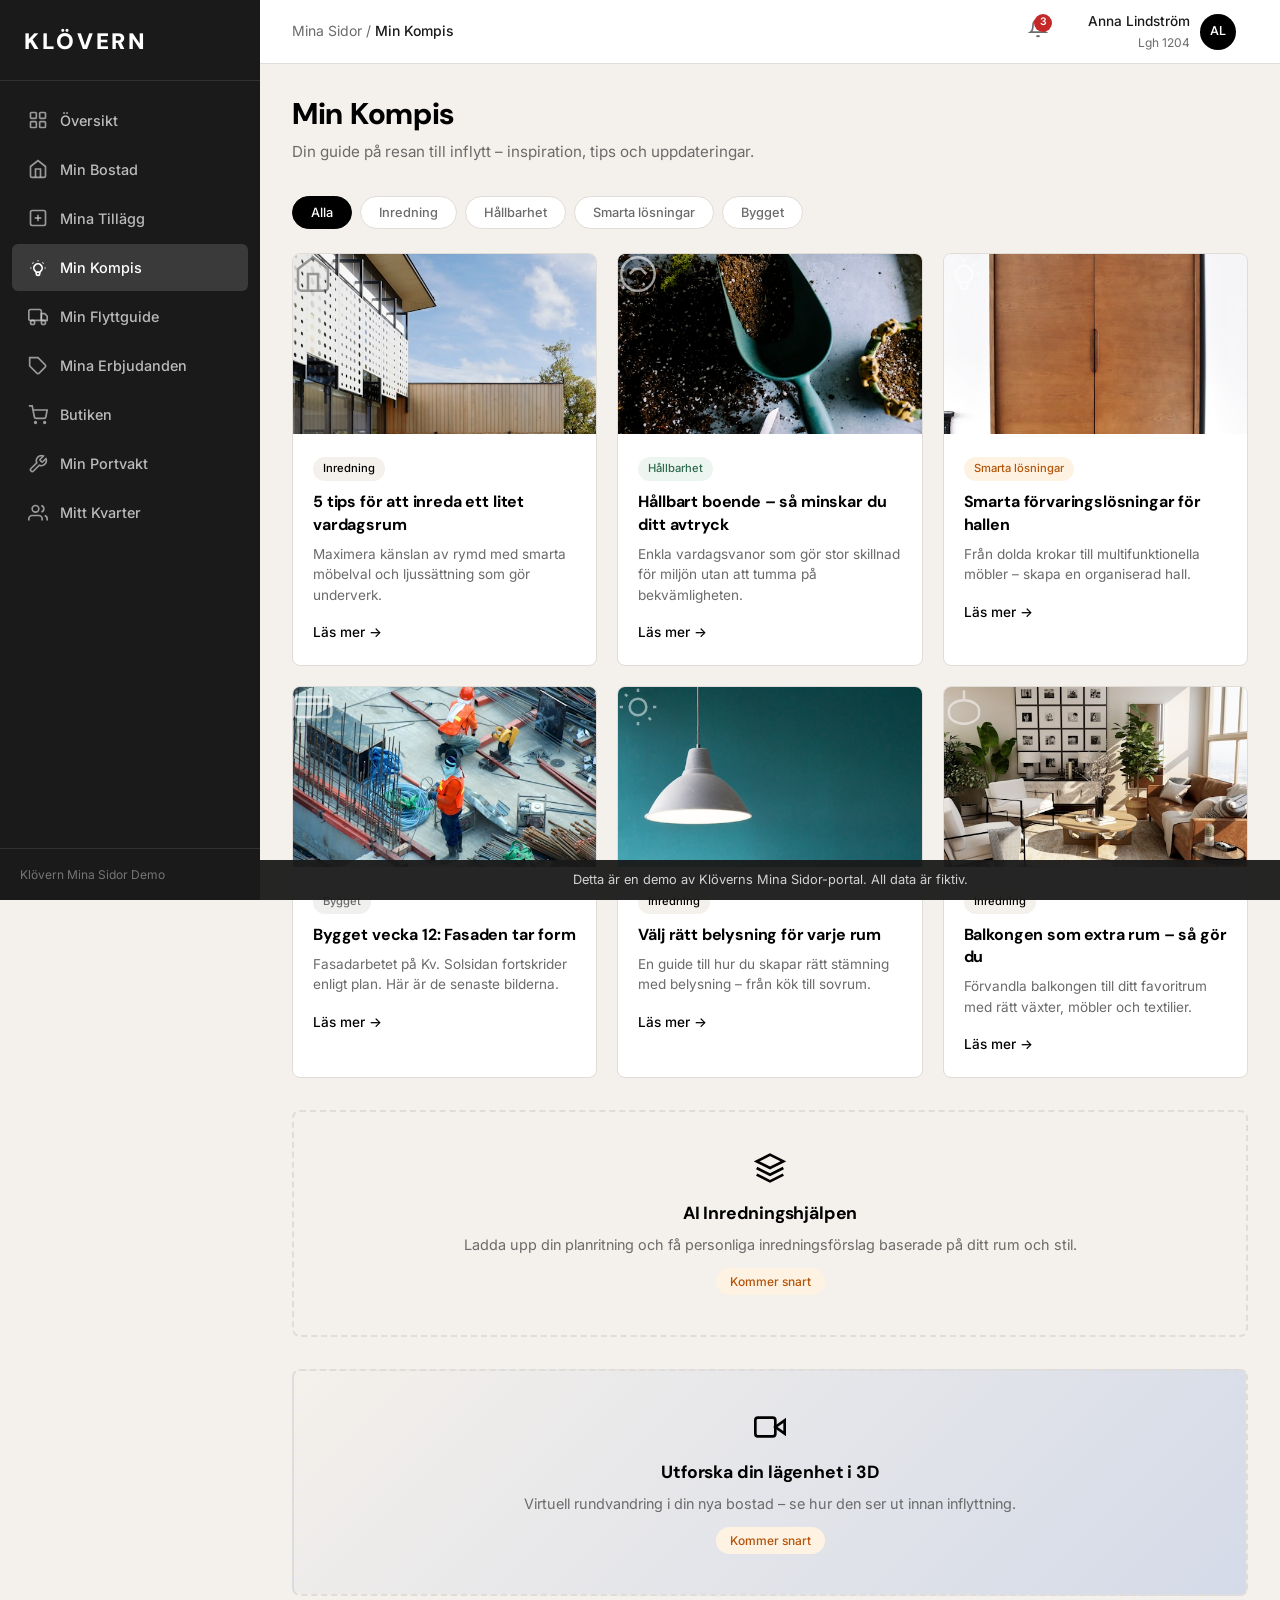
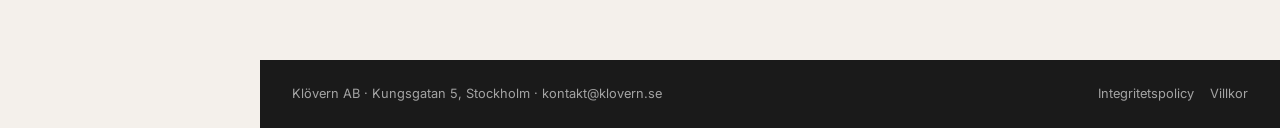
<file: min-kompis.html>
<!DOCTYPE html>
<html lang="sv">
<head>
  <meta charset="UTF-8">
  <meta name="viewport" content="width=device-width, initial-scale=1.0">
  <title>Min Kompis – Klövern</title>
  <link rel="stylesheet" href="css/styles.css">
</head>
<body>
  <div class="app-layout">
    <aside class="sidebar">
      <div class="sidebar-logo"><span>KLÖVERN</span></div>
      <nav class="sidebar-nav">
        <a href="index.html"><svg viewBox="0 0 24 24" fill="none" stroke="currentColor" stroke-width="2"><rect x="3" y="3" width="7" height="7" rx="1"/><rect x="14" y="3" width="7" height="7" rx="1"/><rect x="3" y="14" width="7" height="7" rx="1"/><rect x="14" y="14" width="7" height="7" rx="1"/></svg>Översikt</a>
        <a href="min-bostad.html"><svg viewBox="0 0 24 24" fill="none" stroke="currentColor" stroke-width="2"><path d="M3 9l9-7 9 7v11a2 2 0 01-2 2H5a2 2 0 01-2-2z"/><polyline points="9 22 9 12 15 12 15 22"/></svg>Min Bostad</a>
        <a href="mina-tillagg.html"><svg viewBox="0 0 24 24" fill="none" stroke="currentColor" stroke-width="2"><rect x="3" y="3" width="18" height="18" rx="2"/><path d="M12 8v8"/><path d="M8 12h8"/></svg>Mina Tillägg</a>
        <a href="min-kompis.html" class="active"><svg viewBox="0 0 24 24" fill="none" stroke="currentColor" stroke-width="2"><path d="M9.663 17h4.673M12 3v1m6.364 1.636l-.707.707M21 12h-1M4 12H3m3.343-5.657l-.707-.707m2.828 9.9a5 5 0 117.072 0l-.548.547A3.374 3.374 0 0014 18.469V19a2 2 0 11-4 0v-.531c0-.895-.356-1.754-.988-2.386l-.548-.547z"/></svg>Min Kompis</a>
        <a href="min-flyttguide.html"><svg viewBox="0 0 24 24" fill="none" stroke="currentColor" stroke-width="2"><rect x="1" y="3" width="15" height="13" rx="2"/><polygon points="16 8 20 8 23 11 23 16 16 16 16 8"/><circle cx="5.5" cy="18.5" r="2.5"/><circle cx="18.5" cy="18.5" r="2.5"/></svg>Min Flyttguide</a>
        <a href="mina-erbjudanden.html"><svg viewBox="0 0 24 24" fill="none" stroke="currentColor" stroke-width="2"><path d="M20.59 13.41l-7.17 7.17a2 2 0 01-2.83 0L2 12V2h10l8.59 8.59a2 2 0 010 2.82z"/><line x1="7" y1="7" x2="7.01" y2="7"/></svg>Mina Erbjudanden</a>
        <a href="butiken.html"><svg viewBox="0 0 24 24" fill="none" stroke="currentColor" stroke-width="2"><circle cx="9" cy="21" r="1"/><circle cx="20" cy="21" r="1"/><path d="M1 1h4l2.68 13.39a2 2 0 002 1.61h9.72a2 2 0 002-1.61L23 6H6"/></svg>Butiken</a>
        <a href="min-portvakt.html"><svg viewBox="0 0 24 24" fill="none" stroke="currentColor" stroke-width="2"><path d="M14.7 6.3a1 1 0 000 1.4l1.6 1.6a1 1 0 001.4 0l3.77-3.77a6 6 0 01-7.94 7.94l-6.91 6.91a2.12 2.12 0 01-3-3l6.91-6.91a6 6 0 017.94-7.94l-3.76 3.76z"/></svg>Min Portvakt</a>
        <a href="mitt-kvarter.html"><svg viewBox="0 0 24 24" fill="none" stroke="currentColor" stroke-width="2"><path d="M17 21v-2a4 4 0 00-4-4H5a4 4 0 00-4 4v2"/><circle cx="9" cy="7" r="4"/><path d="M23 21v-2a4 4 0 00-3-3.87"/><path d="M16 3.13a4 4 0 010 7.75"/></svg>Mitt Kvarter</a>
      </nav>
      <div class="sidebar-footer">Klövern Mina Sidor Demo</div>
    </aside>
    <div class="sidebar-overlay"></div>

    <main class="main-wrapper">
      <header class="topbar">
        <div class="topbar-left">
          <button class="hamburger" aria-label="Meny"><svg viewBox="0 0 24 24" fill="none" stroke="currentColor" stroke-width="2"><line x1="3" y1="12" x2="21" y2="12"/><line x1="3" y1="6" x2="21" y2="6"/><line x1="3" y1="18" x2="21" y2="18"/></svg></button>
          <div class="topbar-breadcrumb">Mina Sidor / <span>Min Kompis</span></div>
        </div>
        <div class="topbar-right">
          <div class="topbar-notification"><svg viewBox="0 0 24 24" fill="none" stroke="currentColor" stroke-width="2"><path d="M18 8A6 6 0 006 8c0 7-3 9-3 9h18s-3-2-3-9"/><path d="M13.73 21a2 2 0 01-3.46 0"/></svg><span class="notification-badge">3</span></div>
          <div class="topbar-user"><div class="user-info"><div class="user-name">Anna Lindström</div><div class="user-apartment">Lgh 1204</div></div><div class="user-avatar">AL</div></div>
        </div>
      </header>

      <div class="page-content">
        <div class="page-header">
          <h1>Min Kompis</h1>
          <p>Din guide på resan till inflytt – inspiration, tips och uppdateringar.</p>
        </div>

        <!-- Filter -->
        <div class="filter-pills" data-target="#article-grid">
          <button class="filter-pill active" data-filter="all">Alla</button>
          <button class="filter-pill" data-filter="Inredning">Inredning</button>
          <button class="filter-pill" data-filter="Hållbarhet">Hållbarhet</button>
          <button class="filter-pill" data-filter="Smarta lösningar">Smarta lösningar</button>
          <button class="filter-pill" data-filter="Bygget">Bygget</button>
        </div>

        <!-- Articles -->
        <div class="grid-3 section" id="article-grid">
          <div class="article-card" data-category="Inredning">
            <div class="article-card-image" style="background-image:url(img/article-interior1.jpg);background-size:cover;background-position:center;">
              <svg width="40" height="40" viewBox="0 0 24 24" fill="none" stroke="currentColor" stroke-width="1.5" opacity="0.4"><path d="M3 9l9-7 9 7v11a2 2 0 01-2 2H5a2 2 0 01-2-2z"/><polyline points="9 22 9 12 15 12 15 22"/></svg>
            </div>
            <div class="article-card-body">
              <span class="article-card-category">Inredning</span>
              <h3>5 tips för att inreda ett litet vardagsrum</h3>
              <p>Maximera känslan av rymd med smarta möbelval och ljussättning som gör underverk.</p>
              <a href="#" class="article-card-link">Läs mer &rarr;</a>
            </div>
          </div>
          <div class="article-card" data-category="Hållbarhet">
            <div class="article-card-image" style="background-image:url(img/article-green.jpg);background-size:cover;background-position:center;">
              <svg width="40" height="40" viewBox="0 0 24 24" fill="none" stroke="white" stroke-width="1.5" opacity="0.6"><path d="M12 22c5.523 0 10-4.477 10-10S17.523 2 12 2 2 6.477 2 12s4.477 10 10 10z"/><path d="M7 12l3-3h4l3 3"/></svg>
            </div>
            <div class="article-card-body">
              <span class="article-card-category" style="background:var(--color-success-bg);color:var(--color-success);">Hållbarhet</span>
              <h3>Hållbart boende – så minskar du ditt avtryck</h3>
              <p>Enkla vardagsvanor som gör stor skillnad för miljön utan att tumma på bekvämligheten.</p>
              <a href="#" class="article-card-link">Läs mer &rarr;</a>
            </div>
          </div>
          <div class="article-card" data-category="Smarta lösningar">
            <div class="article-card-image" style="background-image:url(img/article-storage.jpg);background-size:cover;background-position:center;">
              <svg width="40" height="40" viewBox="0 0 24 24" fill="none" stroke="white" stroke-width="1.5" opacity="0.6"><path d="M9.663 17h4.673M12 3v1m6.364 1.636l-.707.707M21 12h-1M4 12H3m3.343-5.657l-.707-.707m2.828 9.9a5 5 0 117.072 0l-.548.547A3.374 3.374 0 0014 18.469V19a2 2 0 11-4 0v-.531c0-.895-.356-1.754-.988-2.386l-.548-.547z"/></svg>
            </div>
            <div class="article-card-body">
              <span class="article-card-category" style="background:var(--color-warning-bg);color:var(--color-warning);">Smarta lösningar</span>
              <h3>Smarta förvaringslösningar för hallen</h3>
              <p>Från dolda krokar till multifunktionella möbler – skapa en organiserad hall.</p>
              <a href="#" class="article-card-link">Läs mer &rarr;</a>
            </div>
          </div>
          <div class="article-card" data-category="Bygget">
            <div class="article-card-image" style="background-image:url(img/article-construction.jpg);background-size:cover;background-position:center;">
              <svg width="40" height="40" viewBox="0 0 24 24" fill="none" stroke="white" stroke-width="1.5" opacity="0.6"><rect x="1" y="6" width="22" height="12" rx="2" ry="2"/><line x1="1" y1="10" x2="23" y2="10"/></svg>
            </div>
            <div class="article-card-body">
              <span class="article-card-category" style="background:#f0f0ee;color:var(--color-text-muted);">Bygget</span>
              <h3>Bygget vecka 12: Fasaden tar form</h3>
              <p>Fasadarbetet på Kv. Solsidan fortskrider enligt plan. Här är de senaste bilderna.</p>
              <a href="#" class="article-card-link">Läs mer &rarr;</a>
            </div>
          </div>
          <div class="article-card" data-category="Inredning">
            <div class="article-card-image" style="background-image:url(img/article-lighting.jpg);background-size:cover;background-position:center;">
              <svg width="40" height="40" viewBox="0 0 24 24" fill="none" stroke="white" stroke-width="1.5" opacity="0.5"><circle cx="12" cy="12" r="5"/><line x1="12" y1="1" x2="12" y2="3"/><line x1="12" y1="21" x2="12" y2="23"/><line x1="4.22" y1="4.22" x2="5.64" y2="5.64"/><line x1="18.36" y1="18.36" x2="19.78" y2="19.78"/><line x1="1" y1="12" x2="3" y2="12"/><line x1="21" y1="12" x2="23" y2="12"/></svg>
            </div>
            <div class="article-card-body">
              <span class="article-card-category">Inredning</span>
              <h3>Välj rätt belysning för varje rum</h3>
              <p>En guide till hur du skapar rätt stämning med belysning – från kök till sovrum.</p>
              <a href="#" class="article-card-link">Läs mer &rarr;</a>
            </div>
          </div>
          <div class="article-card" data-category="Inredning">
            <div class="article-card-image" style="background-image:url(img/article-balcony.jpg);background-size:cover;background-position:center;">
              <svg width="40" height="40" viewBox="0 0 24 24" fill="none" stroke="white" stroke-width="1.5" opacity="0.5"><path d="M12 22c-4.97 0-9-2.686-9-6v-2c0-3.314 4.03-6 9-6s9 2.686 9 6v2c0 3.314-4.03 6-9 6z"/><path d="M12 8V2"/></svg>
            </div>
            <div class="article-card-body">
              <span class="article-card-category">Inredning</span>
              <h3>Balkongen som extra rum – så gör du</h3>
              <p>Förvandla balkongen till ditt favoritrum med rätt växter, möbler och textilier.</p>
              <a href="#" class="article-card-link">Läs mer &rarr;</a>
            </div>
          </div>
        </div>

        <!-- AI Concept -->
        <div class="coming-soon section">
          <svg width="32" height="32" viewBox="0 0 24 24" fill="none" stroke="var(--color-accent)" stroke-width="2" style="margin-bottom:12px;"><path d="M12 2L2 7l10 5 10-5-10-5z"/><path d="M2 17l10 5 10-5"/><path d="M2 12l10 5 10-5"/></svg>
          <h3>AI Inredningshjälpen</h3>
          <p>Ladda upp din planritning och få personliga inredningsförslag baserade på ditt rum och stil.</p>
          <span class="coming-soon-badge">Kommer snart</span>
        </div>

        <!-- 3D/VR Placeholder -->
        <div class="coming-soon section" style="background:linear-gradient(135deg,var(--color-bg) 0%,#d4dae8 100%);">
          <svg width="32" height="32" viewBox="0 0 24 24" fill="none" stroke="var(--color-accent)" stroke-width="2" style="margin-bottom:12px;"><polygon points="23 7 16 12 23 17 23 7"/><rect x="1" y="5" width="15" height="14" rx="2" ry="2"/></svg>
          <h3>Utforska din lägenhet i 3D</h3>
          <p>Virtuell rundvandring i din nya bostad – se hur den ser ut innan inflyttning.</p>
          <span class="coming-soon-badge">Kommer snart</span>
        </div>
      </div>

      <footer class="app-footer">
        <div>Klövern AB &middot; Kungsgatan 5, Stockholm &middot; kontakt@klovern.se</div>
        <div><a href="#">Integritetspolicy</a><a href="#">Villkor</a></div>
      </footer>
    </main>
  </div>

  <div class="demo-banner">Detta är en demo av Klöverns Mina Sidor-portal. All data är fiktiv.</div>

  <script src="js/data.js"></script>
  <script src="js/main.js"></script>
</body>
</html>
</file>
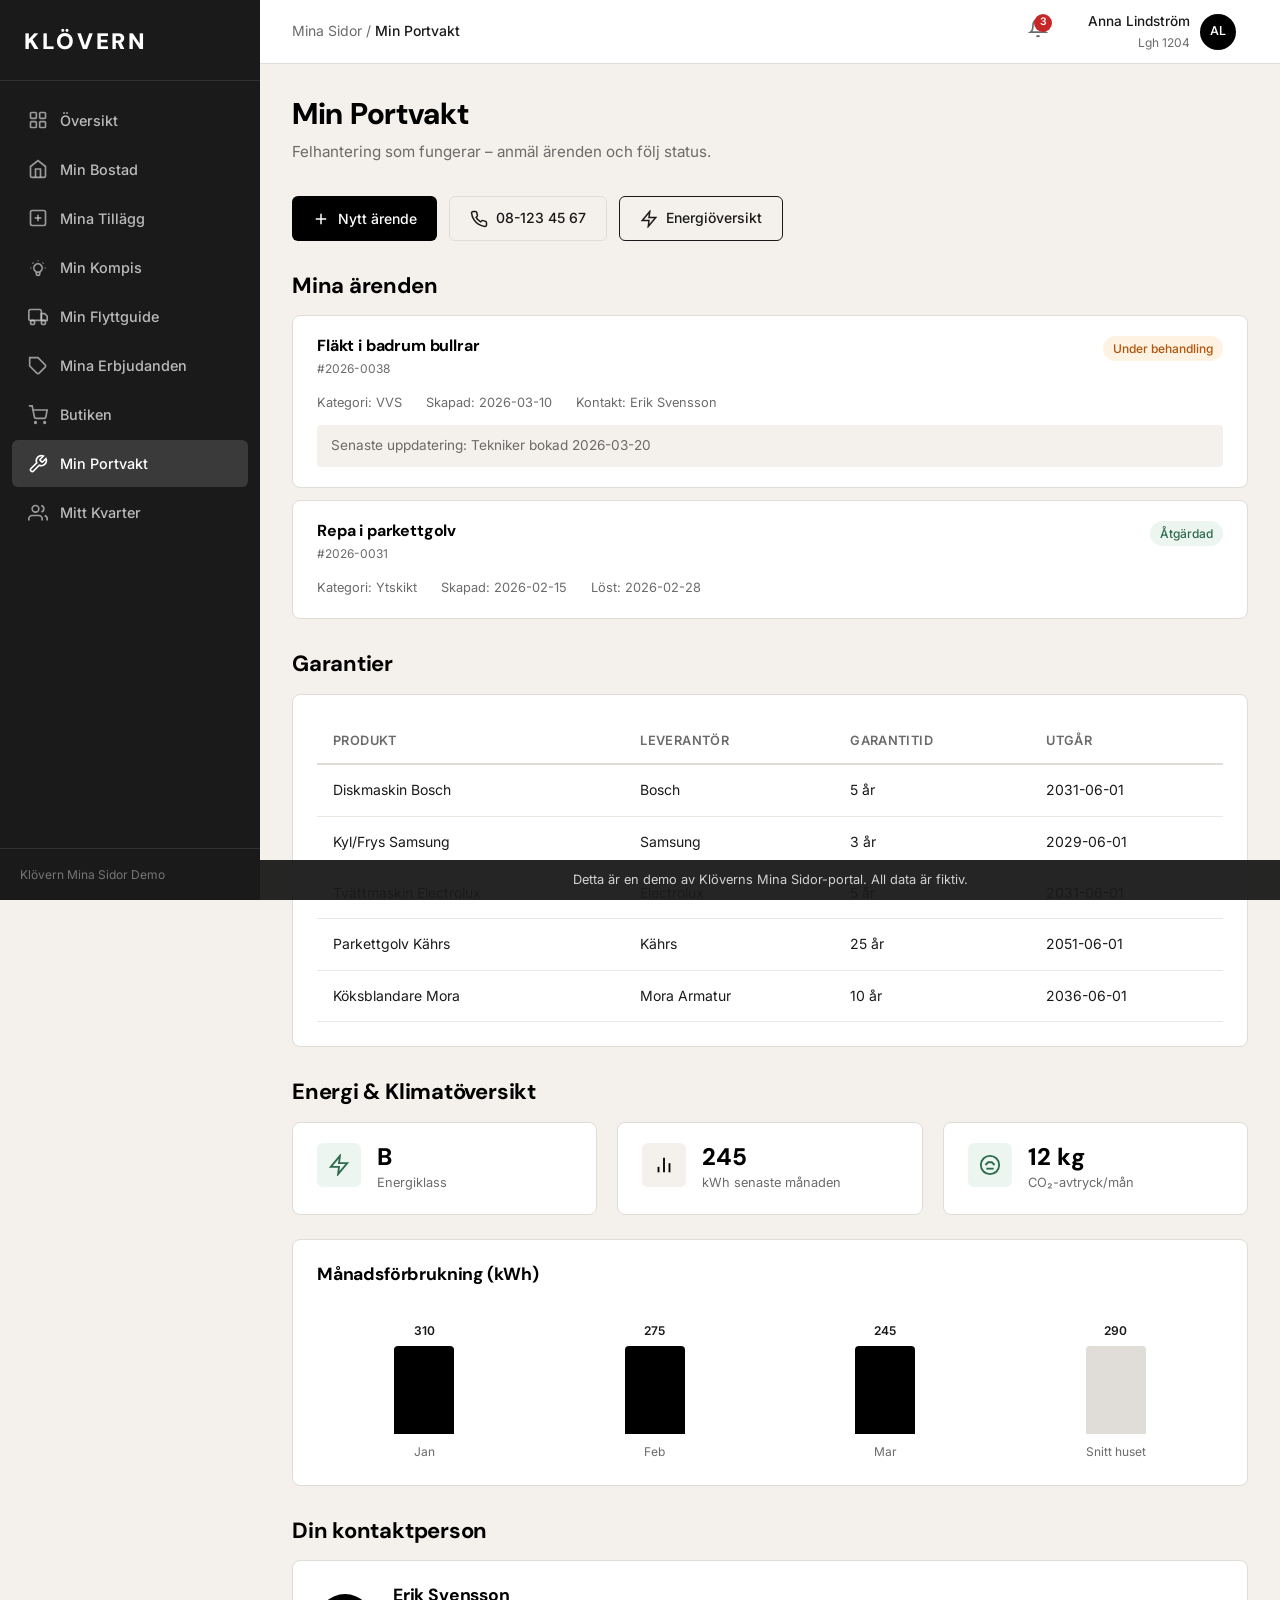
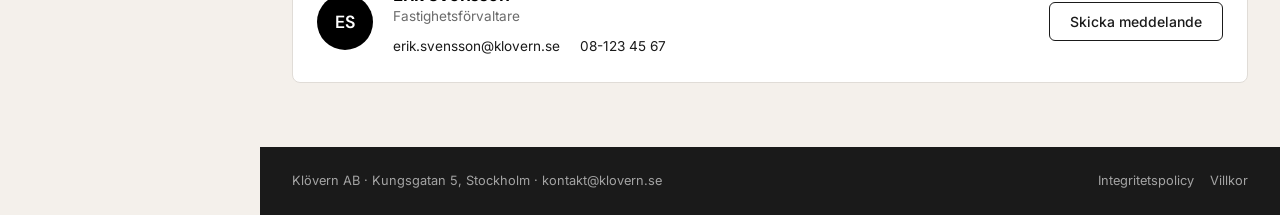
<file: min-portvakt.html>
<!DOCTYPE html>
<html lang="sv">
<head>
  <meta charset="UTF-8">
  <meta name="viewport" content="width=device-width, initial-scale=1.0">
  <title>Min Portvakt – Klövern</title>
  <link rel="stylesheet" href="css/styles.css">
</head>
<body>
  <div class="app-layout">
    <aside class="sidebar">
      <div class="sidebar-logo"><span>KLÖVERN</span></div>
      <nav class="sidebar-nav">
        <a href="index.html"><svg viewBox="0 0 24 24" fill="none" stroke="currentColor" stroke-width="2"><rect x="3" y="3" width="7" height="7" rx="1"/><rect x="14" y="3" width="7" height="7" rx="1"/><rect x="3" y="14" width="7" height="7" rx="1"/><rect x="14" y="14" width="7" height="7" rx="1"/></svg>Översikt</a>
        <a href="min-bostad.html"><svg viewBox="0 0 24 24" fill="none" stroke="currentColor" stroke-width="2"><path d="M3 9l9-7 9 7v11a2 2 0 01-2 2H5a2 2 0 01-2-2z"/><polyline points="9 22 9 12 15 12 15 22"/></svg>Min Bostad</a>
        <a href="mina-tillagg.html"><svg viewBox="0 0 24 24" fill="none" stroke="currentColor" stroke-width="2"><rect x="3" y="3" width="18" height="18" rx="2"/><path d="M12 8v8"/><path d="M8 12h8"/></svg>Mina Tillägg</a>
        <a href="min-kompis.html"><svg viewBox="0 0 24 24" fill="none" stroke="currentColor" stroke-width="2"><path d="M9.663 17h4.673M12 3v1m6.364 1.636l-.707.707M21 12h-1M4 12H3m3.343-5.657l-.707-.707m2.828 9.9a5 5 0 117.072 0l-.548.547A3.374 3.374 0 0014 18.469V19a2 2 0 11-4 0v-.531c0-.895-.356-1.754-.988-2.386l-.548-.547z"/></svg>Min Kompis</a>
        <a href="min-flyttguide.html"><svg viewBox="0 0 24 24" fill="none" stroke="currentColor" stroke-width="2"><rect x="1" y="3" width="15" height="13" rx="2"/><polygon points="16 8 20 8 23 11 23 16 16 16 16 8"/><circle cx="5.5" cy="18.5" r="2.5"/><circle cx="18.5" cy="18.5" r="2.5"/></svg>Min Flyttguide</a>
        <a href="mina-erbjudanden.html"><svg viewBox="0 0 24 24" fill="none" stroke="currentColor" stroke-width="2"><path d="M20.59 13.41l-7.17 7.17a2 2 0 01-2.83 0L2 12V2h10l8.59 8.59a2 2 0 010 2.82z"/><line x1="7" y1="7" x2="7.01" y2="7"/></svg>Mina Erbjudanden</a>
        <a href="butiken.html"><svg viewBox="0 0 24 24" fill="none" stroke="currentColor" stroke-width="2"><circle cx="9" cy="21" r="1"/><circle cx="20" cy="21" r="1"/><path d="M1 1h4l2.68 13.39a2 2 0 002 1.61h9.72a2 2 0 002-1.61L23 6H6"/></svg>Butiken</a>
        <a href="min-portvakt.html" class="active"><svg viewBox="0 0 24 24" fill="none" stroke="currentColor" stroke-width="2"><path d="M14.7 6.3a1 1 0 000 1.4l1.6 1.6a1 1 0 001.4 0l3.77-3.77a6 6 0 01-7.94 7.94l-6.91 6.91a2.12 2.12 0 01-3-3l6.91-6.91a6 6 0 017.94-7.94l-3.76 3.76z"/></svg>Min Portvakt</a>
        <a href="mitt-kvarter.html"><svg viewBox="0 0 24 24" fill="none" stroke="currentColor" stroke-width="2"><path d="M17 21v-2a4 4 0 00-4-4H5a4 4 0 00-4 4v2"/><circle cx="9" cy="7" r="4"/><path d="M23 21v-2a4 4 0 00-3-3.87"/><path d="M16 3.13a4 4 0 010 7.75"/></svg>Mitt Kvarter</a>
      </nav>
      <div class="sidebar-footer">Klövern Mina Sidor Demo</div>
    </aside>
    <div class="sidebar-overlay"></div>

    <main class="main-wrapper">
      <header class="topbar">
        <div class="topbar-left">
          <button class="hamburger" aria-label="Meny"><svg viewBox="0 0 24 24" fill="none" stroke="currentColor" stroke-width="2"><line x1="3" y1="12" x2="21" y2="12"/><line x1="3" y1="6" x2="21" y2="6"/><line x1="3" y1="18" x2="21" y2="18"/></svg></button>
          <div class="topbar-breadcrumb">Mina Sidor / <span>Min Portvakt</span></div>
        </div>
        <div class="topbar-right">
          <div class="topbar-notification"><svg viewBox="0 0 24 24" fill="none" stroke="currentColor" stroke-width="2"><path d="M18 8A6 6 0 006 8c0 7-3 9-3 9h18s-3-2-3-9"/><path d="M13.73 21a2 2 0 01-3.46 0"/></svg><span class="notification-badge">3</span></div>
          <div class="topbar-user"><div class="user-info"><div class="user-name">Anna Lindström</div><div class="user-apartment">Lgh 1204</div></div><div class="user-avatar">AL</div></div>
        </div>
      </header>

      <div class="page-content">
        <div class="page-header">
          <h1>Min Portvakt</h1>
          <p>Felhantering som fungerar – anmäl ärenden och följ status.</p>
        </div>

        <!-- Quick Actions -->
        <div style="display:flex;gap:12px;flex-wrap:wrap;margin-bottom:32px;">
          <button class="btn btn-primary" data-modal="#case-modal">
            <svg width="18" height="18" viewBox="0 0 24 24" fill="none" stroke="currentColor" stroke-width="2"><line x1="12" y1="5" x2="12" y2="19"/><line x1="5" y1="12" x2="19" y2="12"/></svg>
            Nytt ärende
          </button>
          <a href="tel:08-1234567" class="btn btn-secondary">
            <svg width="18" height="18" viewBox="0 0 24 24" fill="none" stroke="currentColor" stroke-width="2"><path d="M22 16.92v3a2 2 0 01-2.18 2 19.79 19.79 0 01-8.63-3.07 19.5 19.5 0 01-6-6 19.79 19.79 0 01-3.07-8.67A2 2 0 014.11 2h3a2 2 0 012 1.72c.127.96.361 1.903.7 2.81a2 2 0 01-.45 2.11L8.09 9.91a16 16 0 006 6l1.27-1.27a2 2 0 012.11-.45c.907.339 1.85.573 2.81.7A2 2 0 0122 16.92z"/></svg>
            08-123 45 67
          </a>
          <a href="#energy-section" class="btn btn-outline">
            <svg width="18" height="18" viewBox="0 0 24 24" fill="none" stroke="currentColor" stroke-width="2"><polygon points="13 2 3 14 12 14 11 22 21 10 12 10 13 2"/></svg>
            Energiöversikt
          </a>
        </div>

        <!-- Cases -->
        <div class="section">
          <h2 style="margin-bottom:16px;">Mina ärenden</h2>
          <div class="case-card">
            <div class="case-card-header">
              <div>
                <h3>Fläkt i badrum bullrar</h3>
                <span class="text-xs text-muted">#2026-0038</span>
              </div>
              <span class="badge badge-warning">Under behandling</span>
            </div>
            <div class="case-meta">
              <span>Kategori: VVS</span>
              <span>Skapad: 2026-03-10</span>
              <span>Kontakt: Erik Svensson</span>
            </div>
            <p class="text-sm" style="margin-top:12px;padding:10px 14px;background:var(--color-bg);border-radius:var(--radius-sm);color:var(--color-text-muted);">
              Senaste uppdatering: Tekniker bokad 2026-03-20
            </p>
          </div>
          <div class="case-card">
            <div class="case-card-header">
              <div>
                <h3>Repa i parkettgolv</h3>
                <span class="text-xs text-muted">#2026-0031</span>
              </div>
              <span class="badge badge-success">Åtgärdad</span>
            </div>
            <div class="case-meta">
              <span>Kategori: Ytskikt</span>
              <span>Skapad: 2026-02-15</span>
              <span>Löst: 2026-02-28</span>
            </div>
          </div>
        </div>

        <!-- Warranties -->
        <div class="section">
          <h2 style="margin-bottom:16px;">Garantier</h2>
          <div class="card-flat">
            <div class="table-wrapper">
              <table>
                <thead><tr><th>Produkt</th><th>Leverantör</th><th>Garantitid</th><th>Utgår</th></tr></thead>
                <tbody>
                  <tr><td>Diskmaskin Bosch</td><td>Bosch</td><td>5 år</td><td>2031-06-01</td></tr>
                  <tr><td>Kyl/Frys Samsung</td><td>Samsung</td><td>3 år</td><td>2029-06-01</td></tr>
                  <tr><td>Tvättmaskin Electrolux</td><td>Electrolux</td><td>5 år</td><td>2031-06-01</td></tr>
                  <tr><td>Parkettgolv Kährs</td><td>Kährs</td><td>25 år</td><td>2051-06-01</td></tr>
                  <tr><td>Köksblandare Mora</td><td>Mora Armatur</td><td>10 år</td><td>2036-06-01</td></tr>
                </tbody>
              </table>
            </div>
          </div>
        </div>

        <!-- Energy -->
        <div class="section" id="energy-section">
          <h2 style="margin-bottom:16px;">Energi & Klimatöversikt</h2>
          <div class="grid-3" style="margin-bottom:24px;">
            <div class="stat-card">
              <div class="stat-icon green"><svg width="22" height="22" viewBox="0 0 24 24" fill="none" stroke="currentColor" stroke-width="2"><polygon points="13 2 3 14 12 14 11 22 21 10 12 10 13 2"/></svg></div>
              <div><div class="stat-value">B</div><div class="stat-label">Energiklass</div></div>
            </div>
            <div class="stat-card">
              <div class="stat-icon blue"><svg width="22" height="22" viewBox="0 0 24 24" fill="none" stroke="currentColor" stroke-width="2"><path d="M18 20V10"/><path d="M12 20V4"/><path d="M6 20v-6"/></svg></div>
              <div><div class="stat-value">245</div><div class="stat-label">kWh senaste månaden</div></div>
            </div>
            <div class="stat-card">
              <div class="stat-icon green"><svg width="22" height="22" viewBox="0 0 24 24" fill="none" stroke="currentColor" stroke-width="2"><path d="M12 22c5.523 0 10-4.477 10-10S17.523 2 12 2 2 6.477 2 12s4.477 10 10 10z"/><path d="M7 12l3-3h4l3 3"/><path d="M8 16h8"/></svg></div>
              <div><div class="stat-value">12 kg</div><div class="stat-label">CO₂-avtryck/mån</div></div>
            </div>
          </div>

          <div class="card-flat">
            <h3 style="margin-bottom:16px;">Månadsförbrukning (kWh)</h3>
            <div class="energy-bars">
              <div class="energy-bar">
                <span class="energy-bar-value">310</span>
                <div class="energy-bar-fill" style="height:100%;"></div>
                <span class="energy-bar-label">Jan</span>
              </div>
              <div class="energy-bar">
                <span class="energy-bar-value">275</span>
                <div class="energy-bar-fill" style="height:89%;"></div>
                <span class="energy-bar-label">Feb</span>
              </div>
              <div class="energy-bar">
                <span class="energy-bar-value">245</span>
                <div class="energy-bar-fill" style="height:79%;"></div>
                <span class="energy-bar-label">Mar</span>
              </div>
              <div class="energy-bar">
                <span class="energy-bar-value">290</span>
                <div class="energy-bar-fill average" style="height:94%;"></div>
                <span class="energy-bar-label">Snitt huset</span>
              </div>
            </div>
          </div>
        </div>

        <!-- Contact -->
        <div class="section">
          <h2 style="margin-bottom:16px;">Din kontaktperson</h2>
          <div class="card" style="display:flex;align-items:center;gap:20px;flex-wrap:wrap;">
            <div class="user-avatar" style="width:56px;height:56px;font-size:1.1rem;">ES</div>
            <div style="flex:1;min-width:200px;">
              <h3>Erik Svensson</h3>
              <p class="text-sm text-muted">Fastighetsförvaltare</p>
              <div style="display:flex;gap:20px;margin-top:8px;font-size:0.85rem;">
                <span>erik.svensson@klovern.se</span>
                <span>08-123 45 67</span>
              </div>
            </div>
            <button class="btn btn-outline">Skicka meddelande</button>
          </div>
        </div>
      </div>

      <footer class="app-footer">
        <div>Klövern AB &middot; Kungsgatan 5, Stockholm &middot; kontakt@klovern.se</div>
        <div><a href="#">Integritetspolicy</a><a href="#">Villkor</a></div>
      </footer>
    </main>
  </div>

  <!-- New Case Modal -->
  <div class="modal-overlay" id="case-modal">
    <div class="modal">
      <div class="modal-header">
        <h2>Nytt ärende</h2>
        <button class="modal-close"><svg viewBox="0 0 24 24" fill="none" stroke="currentColor" stroke-width="2"><line x1="18" y1="6" x2="6" y2="18"/><line x1="6" y1="6" x2="18" y2="18"/></svg></button>
      </div>
      <div class="modal-body">
        <form data-success="Ditt ärende har registrerats. Ärendenummer: #2026-0042">
          <div class="form-group">
            <label>Kategori</label>
            <select class="form-select">
              <option>Välj kategori...</option>
              <option>El</option>
              <option>VVS</option>
              <option>Ytskikt</option>
              <option>Vitvaror</option>
              <option>Övrigt</option>
            </select>
          </div>
          <div class="form-group">
            <label>Beskrivning</label>
            <textarea class="form-textarea" placeholder="Beskriv problemet..."></textarea>
          </div>
          <div class="form-group">
            <label>Bifoga bild</label>
            <div style="border:2px dashed var(--color-border);border-radius:var(--radius-md);padding:24px;text-align:center;color:var(--color-text-muted);font-size:0.85rem;cursor:pointer;">
              <svg width="24" height="24" viewBox="0 0 24 24" fill="none" stroke="currentColor" stroke-width="2" style="margin:0 auto 8px;display:block;"><path d="M21 15v4a2 2 0 01-2 2H5a2 2 0 01-2-2v-4"/><polyline points="17 8 12 3 7 8"/><line x1="12" y1="3" x2="12" y2="15"/></svg>
              Klicka eller dra en bild hit
            </div>
          </div>
          <div class="form-group">
            <label>Prioritet</label>
            <div style="display:flex;gap:16px;">
              <label style="display:flex;align-items:center;gap:6px;font-size:0.85rem;cursor:pointer;"><input type="radio" name="priority" value="low"> Låg</label>
              <label style="display:flex;align-items:center;gap:6px;font-size:0.85rem;cursor:pointer;"><input type="radio" name="priority" value="medium" checked> Medium</label>
              <label style="display:flex;align-items:center;gap:6px;font-size:0.85rem;cursor:pointer;"><input type="radio" name="priority" value="high"> Hög</label>
            </div>
          </div>
          <button type="submit" class="btn btn-primary w-full">Skicka ärende</button>
        </form>
      </div>
    </div>
  </div>

  <div class="demo-banner">Detta är en demo av Klöverns Mina Sidor-portal. All data är fiktiv.</div>

  <script src="js/data.js"></script>
  <script src="js/main.js"></script>
</body>
</html>
</file>
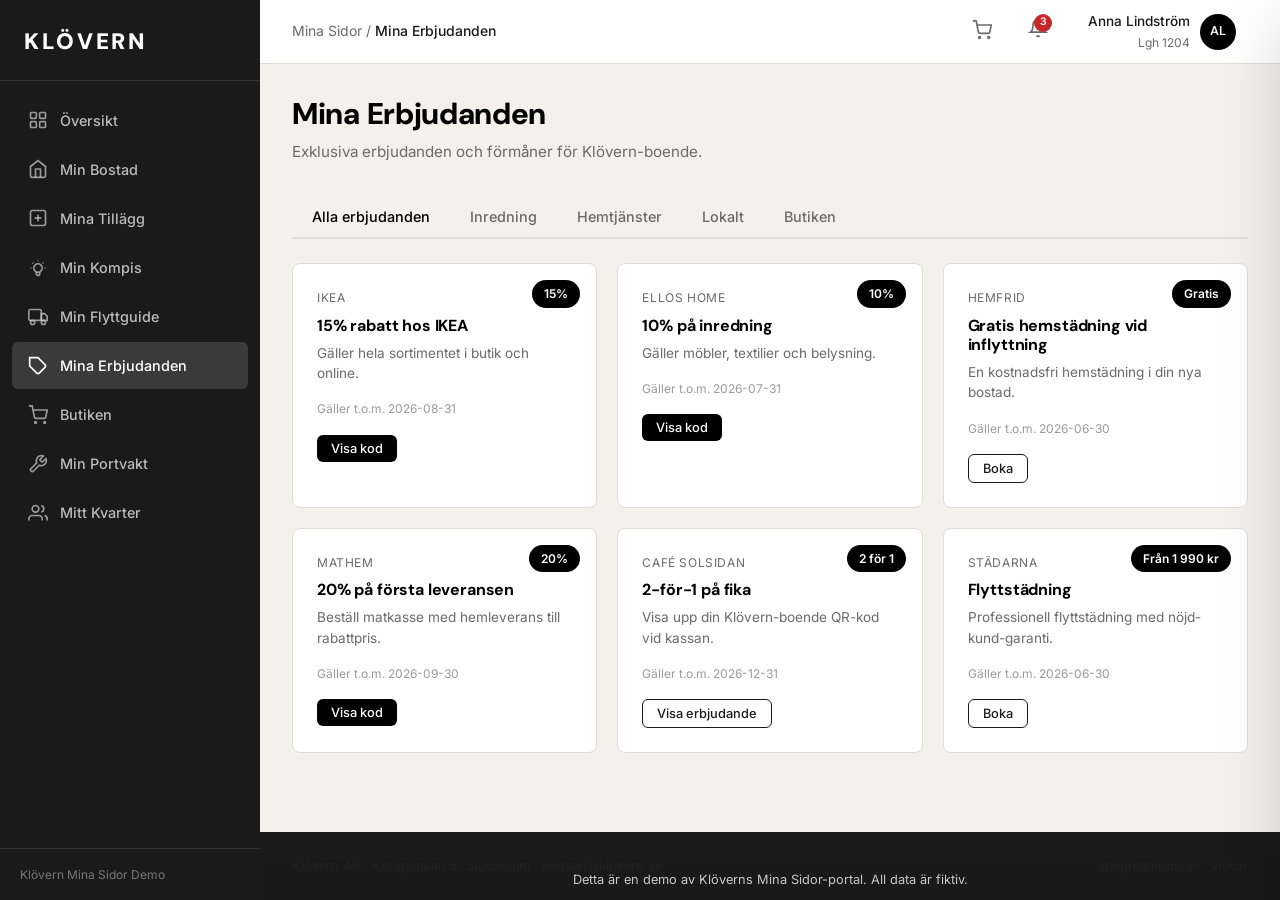
<file: mina-erbjudanden.html>
<!DOCTYPE html>
<html lang="sv">
<head>
  <meta charset="UTF-8">
  <meta name="viewport" content="width=device-width, initial-scale=1.0">
  <title>Mina Erbjudanden – Klövern</title>
  <link rel="stylesheet" href="css/styles.css">
</head>
<body>
  <div class="app-layout">
    <aside class="sidebar">
      <div class="sidebar-logo"><span>KLÖVERN</span></div>
      <nav class="sidebar-nav">
        <a href="index.html"><svg viewBox="0 0 24 24" fill="none" stroke="currentColor" stroke-width="2"><rect x="3" y="3" width="7" height="7" rx="1"/><rect x="14" y="3" width="7" height="7" rx="1"/><rect x="3" y="14" width="7" height="7" rx="1"/><rect x="14" y="14" width="7" height="7" rx="1"/></svg>Översikt</a>
        <a href="min-bostad.html"><svg viewBox="0 0 24 24" fill="none" stroke="currentColor" stroke-width="2"><path d="M3 9l9-7 9 7v11a2 2 0 01-2 2H5a2 2 0 01-2-2z"/><polyline points="9 22 9 12 15 12 15 22"/></svg>Min Bostad</a>
        <a href="mina-tillagg.html"><svg viewBox="0 0 24 24" fill="none" stroke="currentColor" stroke-width="2"><rect x="3" y="3" width="18" height="18" rx="2"/><path d="M12 8v8"/><path d="M8 12h8"/></svg>Mina Tillägg</a>
        <a href="min-kompis.html"><svg viewBox="0 0 24 24" fill="none" stroke="currentColor" stroke-width="2"><path d="M9.663 17h4.673M12 3v1m6.364 1.636l-.707.707M21 12h-1M4 12H3m3.343-5.657l-.707-.707m2.828 9.9a5 5 0 117.072 0l-.548.547A3.374 3.374 0 0014 18.469V19a2 2 0 11-4 0v-.531c0-.895-.356-1.754-.988-2.386l-.548-.547z"/></svg>Min Kompis</a>
        <a href="min-flyttguide.html"><svg viewBox="0 0 24 24" fill="none" stroke="currentColor" stroke-width="2"><rect x="1" y="3" width="15" height="13" rx="2"/><polygon points="16 8 20 8 23 11 23 16 16 16 16 8"/><circle cx="5.5" cy="18.5" r="2.5"/><circle cx="18.5" cy="18.5" r="2.5"/></svg>Min Flyttguide</a>
        <a href="mina-erbjudanden.html" class="active"><svg viewBox="0 0 24 24" fill="none" stroke="currentColor" stroke-width="2"><path d="M20.59 13.41l-7.17 7.17a2 2 0 01-2.83 0L2 12V2h10l8.59 8.59a2 2 0 010 2.82z"/><line x1="7" y1="7" x2="7.01" y2="7"/></svg>Mina Erbjudanden</a>
        <a href="butiken.html"><svg viewBox="0 0 24 24" fill="none" stroke="currentColor" stroke-width="2"><circle cx="9" cy="21" r="1"/><circle cx="20" cy="21" r="1"/><path d="M1 1h4l2.68 13.39a2 2 0 002 1.61h9.72a2 2 0 002-1.61L23 6H6"/></svg>Butiken</a>
        <a href="min-portvakt.html"><svg viewBox="0 0 24 24" fill="none" stroke="currentColor" stroke-width="2"><path d="M14.7 6.3a1 1 0 000 1.4l1.6 1.6a1 1 0 001.4 0l3.77-3.77a6 6 0 01-7.94 7.94l-6.91 6.91a2.12 2.12 0 01-3-3l6.91-6.91a6 6 0 017.94-7.94l-3.76 3.76z"/></svg>Min Portvakt</a>
        <a href="mitt-kvarter.html"><svg viewBox="0 0 24 24" fill="none" stroke="currentColor" stroke-width="2"><path d="M17 21v-2a4 4 0 00-4-4H5a4 4 0 00-4 4v2"/><circle cx="9" cy="7" r="4"/><path d="M23 21v-2a4 4 0 00-3-3.87"/><path d="M16 3.13a4 4 0 010 7.75"/></svg>Mitt Kvarter</a>
      </nav>
      <div class="sidebar-footer">Klövern Mina Sidor Demo</div>
    </aside>
    <div class="sidebar-overlay"></div>

    <main class="main-wrapper">
      <header class="topbar">
        <div class="topbar-left">
          <button class="hamburger" aria-label="Meny"><svg viewBox="0 0 24 24" fill="none" stroke="currentColor" stroke-width="2"><line x1="3" y1="12" x2="21" y2="12"/><line x1="3" y1="6" x2="21" y2="6"/><line x1="3" y1="18" x2="21" y2="18"/></svg></button>
          <div class="topbar-breadcrumb">Mina Sidor / <span>Mina Erbjudanden</span></div>
        </div>
        <div class="topbar-right">
          <!-- Cart button -->
          <button class="topbar-notification" onclick="toggleCartDrawer()" style="position:relative;">
            <svg viewBox="0 0 24 24" fill="none" stroke="currentColor" stroke-width="2"><circle cx="9" cy="21" r="1"/><circle cx="20" cy="21" r="1"/><path d="M1 1h4l2.68 13.39a2 2 0 002 1.61h9.72a2 2 0 002-1.61L23 6H6"/></svg>
            <span class="cart-count" style="display:none;">0</span>
          </button>
          <div class="topbar-notification"><svg viewBox="0 0 24 24" fill="none" stroke="currentColor" stroke-width="2"><path d="M18 8A6 6 0 006 8c0 7-3 9-3 9h18s-3-2-3-9"/><path d="M13.73 21a2 2 0 01-3.46 0"/></svg><span class="notification-badge">3</span></div>
          <div class="topbar-user"><div class="user-info"><div class="user-name">Anna Lindström</div><div class="user-apartment">Lgh 1204</div></div><div class="user-avatar">AL</div></div>
        </div>
      </header>

      <div class="page-content">
        <div class="page-header">
          <h1>Mina Erbjudanden</h1>
          <p>Exklusiva erbjudanden och förmåner för Klövern-boende.</p>
        </div>

        <!-- Tabs -->
        <div class="tabs-container">
          <div class="tabs">
            <button class="tab active" data-tab="alla">Alla erbjudanden</button>
            <button class="tab" data-tab="inredning">Inredning</button>
            <button class="tab" data-tab="hemtjanster">Hemtjänster</button>
            <button class="tab" data-tab="lokalt">Lokalt</button>
            <button class="tab" data-tab="butiken">Butiken</button>
          </div>

          <!-- Offers -->
          <div class="tab-panel active" data-panel="alla">
            <div class="grid-3">
              <div class="offer-card">
                <span class="offer-discount">15%</span>
                <div class="offer-partner">IKEA</div>
                <h3>15% rabatt hos IKEA</h3>
                <p>Gäller hela sortimentet i butik och online.</p>
                <div class="offer-expiry">Gäller t.o.m. 2026-08-31</div>
                <button class="btn btn-primary btn-sm offer-reveal-btn">Visa kod</button>
                <div class="offer-code" style="margin-top:12px;">KLOVERN15</div>
              </div>
              <div class="offer-card">
                <span class="offer-discount">10%</span>
                <div class="offer-partner">Ellos Home</div>
                <h3>10% på inredning</h3>
                <p>Gäller möbler, textilier och belysning.</p>
                <div class="offer-expiry">Gäller t.o.m. 2026-07-31</div>
                <button class="btn btn-primary btn-sm offer-reveal-btn">Visa kod</button>
                <div class="offer-code" style="margin-top:12px;">SOLSIDAN10</div>
              </div>
              <div class="offer-card">
                <span class="offer-discount">Gratis</span>
                <div class="offer-partner">Hemfrid</div>
                <h3>Gratis hemstädning vid inflyttning</h3>
                <p>En kostnadsfri hemstädning i din nya bostad.</p>
                <div class="offer-expiry">Gäller t.o.m. 2026-06-30</div>
                <button class="btn btn-outline btn-sm">Boka</button>
              </div>
              <div class="offer-card">
                <span class="offer-discount">20%</span>
                <div class="offer-partner">MatHem</div>
                <h3>20% på första leveransen</h3>
                <p>Beställ matkasse med hemleverans till rabattpris.</p>
                <div class="offer-expiry">Gäller t.o.m. 2026-09-30</div>
                <button class="btn btn-primary btn-sm offer-reveal-btn">Visa kod</button>
                <div class="offer-code" style="margin-top:12px;">KLOVERN20</div>
              </div>
              <div class="offer-card">
                <span class="offer-discount">2 för 1</span>
                <div class="offer-partner">Café Solsidan</div>
                <h3>2-för-1 på fika</h3>
                <p>Visa upp din Klövern-boende QR-kod vid kassan.</p>
                <div class="offer-expiry">Gäller t.o.m. 2026-12-31</div>
                <button class="btn btn-outline btn-sm">Visa erbjudande</button>
              </div>
              <div class="offer-card">
                <span class="offer-discount">Från 1 990 kr</span>
                <div class="offer-partner">Städarna</div>
                <h3>Flyttstädning</h3>
                <p>Professionell flyttstädning med nöjd-kund-garanti.</p>
                <div class="offer-expiry">Gäller t.o.m. 2026-06-30</div>
                <button class="btn btn-outline btn-sm">Boka</button>
              </div>
            </div>
          </div>

          <div class="tab-panel" data-panel="inredning">
            <div class="grid-3">
              <div class="offer-card"><span class="offer-discount">15%</span><div class="offer-partner">IKEA</div><h3>15% rabatt hos IKEA</h3><p>Gäller hela sortimentet.</p><button class="btn btn-primary btn-sm offer-reveal-btn">Visa kod</button><div class="offer-code" style="margin-top:12px;">KLOVERN15</div></div>
              <div class="offer-card"><span class="offer-discount">10%</span><div class="offer-partner">Ellos Home</div><h3>10% på inredning</h3><p>Möbler, textilier och belysning.</p><button class="btn btn-primary btn-sm offer-reveal-btn">Visa kod</button><div class="offer-code" style="margin-top:12px;">SOLSIDAN10</div></div>
            </div>
          </div>

          <div class="tab-panel" data-panel="hemtjanster">
            <div class="grid-3">
              <div class="offer-card"><span class="offer-discount">Gratis</span><div class="offer-partner">Hemfrid</div><h3>Gratis hemstädning</h3><p>En kostnadsfri hemstädning vid inflyttning.</p><button class="btn btn-outline btn-sm">Boka</button></div>
              <div class="offer-card"><span class="offer-discount">Från 1 990 kr</span><div class="offer-partner">Städarna</div><h3>Flyttstädning</h3><p>Professionell med nöjd-kund-garanti.</p><button class="btn btn-outline btn-sm">Boka</button></div>
            </div>
          </div>

          <div class="tab-panel" data-panel="lokalt">
            <div class="grid-3">
              <div class="offer-card"><span class="offer-discount">20%</span><div class="offer-partner">MatHem</div><h3>20% på första leveransen</h3><p>Matkasse med hemleverans.</p><button class="btn btn-primary btn-sm offer-reveal-btn">Visa kod</button><div class="offer-code" style="margin-top:12px;">KLOVERN20</div></div>
              <div class="offer-card"><span class="offer-discount">2 för 1</span><div class="offer-partner">Café Solsidan</div><h3>2-för-1 på fika</h3><p>Visa QR-kod vid kassan.</p><button class="btn btn-outline btn-sm">Visa erbjudande</button></div>
            </div>
          </div>

          <!-- SHOP -->
          <div class="tab-panel" data-panel="butiken">
            <div style="background:var(--color-accent-light);border-radius:var(--radius-md);padding:12px 20px;margin-bottom:24px;font-size:0.85rem;color:var(--color-accent);display:flex;align-items:center;gap:8px;">
              <svg width="16" height="16" viewBox="0 0 24 24" fill="none" stroke="currentColor" stroke-width="2"><circle cx="12" cy="12" r="10"/><line x1="12" y1="16" x2="12" y2="12"/><line x1="12" y1="8" x2="12.01" y2="8"/></svg>
              I HubSpot kan butikssektionen byggas med anpassade moduler och integrationer med betalningslösningar som Stripe.
            </div>
            <div class="grid-3">
              <div class="product-card">
                <div class="product-card-image"><svg width="40" height="40" viewBox="0 0 24 24" fill="none" stroke="currentColor" stroke-width="1.5" opacity="0.3"><rect x="2" y="5" width="20" height="14" rx="2"/><line x1="2" y1="10" x2="22" y2="10"/></svg></div>
                <div class="product-card-body">
                  <h3>Klövern Presentkort</h3>
                  <p>Digitalt presentkort att ge bort till en granne.</p>
                  <div class="product-price">500 kr</div>
                  <button class="btn btn-primary btn-sm w-full" onclick="addToCart(1)">Lägg i varukorg</button>
                </div>
              </div>
              <div class="product-card">
                <div class="product-card-image" style="background:linear-gradient(135deg,#f0e6d3 0%,#d4c0a0 100%);"><svg width="40" height="40" viewBox="0 0 24 24" fill="none" stroke="currentColor" stroke-width="1.5" opacity="0.3"><path d="M20.84 4.61a5.5 5.5 0 00-7.78 0L12 5.67l-1.06-1.06a5.5 5.5 0 00-7.78 7.78l1.06 1.06L12 21.23l7.78-7.78 1.06-1.06a5.5 5.5 0 000-7.78z"/></svg></div>
                <div class="product-card-body">
                  <h3>Välkomstpaket Hemmakväll</h3>
                  <p>Ljus, snacks och en filt – perfekt första kvällen.</p>
                  <div class="product-price">349 kr</div>
                  <button class="btn btn-primary btn-sm w-full" onclick="addToCart(2)">Lägg i varukorg</button>
                </div>
              </div>
              <div class="product-card">
                <div class="product-card-image" style="background:linear-gradient(135deg,#d8e8d0 0%,#a8c89c 100%);"><svg width="40" height="40" viewBox="0 0 24 24" fill="none" stroke="currentColor" stroke-width="1.5" opacity="0.3"><circle cx="12" cy="12" r="10"/></svg></div>
                <div class="product-card-body">
                  <h3>Balkongmöbelset</h3>
                  <p>Bord och två stolar i akacia, perfekt för balkongen.</p>
                  <div class="product-price">2 495 kr</div>
                  <button class="btn btn-primary btn-sm w-full" onclick="addToCart(3)">Lägg i varukorg</button>
                </div>
              </div>
              <div class="product-card">
                <div class="product-card-image" style="background:linear-gradient(135deg,#d4dae8 0%,#a0b0c8 100%);"><svg width="40" height="40" viewBox="0 0 24 24" fill="none" stroke="currentColor" stroke-width="1.5" opacity="0.3"><path d="M12 2L2 7l10 5 10-5-10-5z"/><path d="M2 17l10 5 10-5"/></svg></div>
                <div class="product-card-body">
                  <h3>Smarthempaket Basic</h3>
                  <p>Smarta lampor, kontakter och hub för ditt nya hem.</p>
                  <div class="product-price">1 295 kr</div>
                  <button class="btn btn-primary btn-sm w-full" onclick="addToCart(4)">Lägg i varukorg</button>
                </div>
              </div>
              <div class="product-card">
                <div class="product-card-image" style="background:linear-gradient(135deg,#e8e0d8 0%,#c8b8a8 100%);"><svg width="40" height="40" viewBox="0 0 24 24" fill="none" stroke="currentColor" stroke-width="1.5" opacity="0.3"><rect x="3" y="3" width="18" height="18" rx="2"/><line x1="9" y1="3" x2="9" y2="21"/></svg></div>
                <div class="product-card-body">
                  <h3>Dörrskylt Personlig</h3>
                  <p>Graverad dörrskylt i borstad aluminium.</p>
                  <div class="product-price">249 kr</div>
                  <button class="btn btn-primary btn-sm w-full" onclick="addToCart(5)">Lägg i varukorg</button>
                </div>
              </div>
              <div class="product-card">
                <div class="product-card-image" style="background:linear-gradient(135deg,#c4dcc4 0%,#8ab88a 100%);"><svg width="40" height="40" viewBox="0 0 24 24" fill="none" stroke="currentColor" stroke-width="1.5" opacity="0.3"><path d="M12 22c-4.97 0-9-2.686-9-6v-2c0-3.314 4.03-6 9-6s9 2.686 9 6v2c0 3.314-4.03 6-9 6z"/></svg></div>
                <div class="product-card-body">
                  <h3>Blomsterlåda Balkong</h3>
                  <p>Självbevattande blomsterlåda i antracitgrå.</p>
                  <div class="product-price">179 kr</div>
                  <button class="btn btn-primary btn-sm w-full" onclick="addToCart(6)">Lägg i varukorg</button>
                </div>
              </div>
            </div>
          </div>
        </div>
      </div>

      <footer class="app-footer">
        <div>Klövern AB &middot; Kungsgatan 5, Stockholm &middot; kontakt@klovern.se</div>
        <div><a href="#">Integritetspolicy</a><a href="#">Villkor</a></div>
      </footer>
    </main>
  </div>

  <!-- Cart Drawer -->
  <div class="cart-drawer">
    <div class="cart-drawer-header">
      <h3>Varukorg</h3>
      <button onclick="closeCartDrawer()" style="cursor:pointer;color:var(--color-text-muted);padding:4px;">
        <svg width="20" height="20" viewBox="0 0 24 24" fill="none" stroke="currentColor" stroke-width="2"><line x1="18" y1="6" x2="6" y2="18"/><line x1="6" y1="6" x2="18" y2="18"/></svg>
      </button>
    </div>
    <div class="cart-drawer-body">
      <p class="text-muted text-sm" style="text-align:center;padding:40px 0;">Varukorgen är tom</p>
    </div>
    <div class="cart-drawer-footer">
      <div class="cart-total">
        <span>Totalt</span>
        <span class="cart-total-value">0 kr</span>
      </div>
      <button class="btn btn-primary w-full" onclick="mockCheckout()">Gå till kassan</button>
    </div>
  </div>

  <!-- Checkout Modal -->
  <div class="modal-overlay" id="checkout-modal">
    <div class="modal">
      <div class="modal-header">
        <h2>Kassa</h2>
        <button class="modal-close"><svg viewBox="0 0 24 24" fill="none" stroke="currentColor" stroke-width="2"><line x1="18" y1="6" x2="6" y2="18"/><line x1="6" y1="6" x2="18" y2="18"/></svg></button>
      </div>
      <div class="modal-body">
        <div class="form-group">
          <label>Namn</label>
          <input type="text" class="form-input" value="Anna Lindström" readonly>
        </div>
        <div class="form-group">
          <label>Leveransadress</label>
          <input type="text" class="form-input" value="Solsidansvägen 12, Lgh 1204, 131 52 Nacka" readonly>
        </div>
        <div class="form-group">
          <label>Betalningsmetod</label>
          <div style="display:flex;flex-direction:column;gap:8px;">
            <label style="display:flex;align-items:center;gap:8px;padding:12px;border:1px solid var(--color-border);border-radius:var(--radius-md);cursor:pointer;font-size:0.85rem;">
              <input type="radio" name="payment" checked> Swish
            </label>
            <label style="display:flex;align-items:center;gap:8px;padding:12px;border:1px solid var(--color-border);border-radius:var(--radius-md);cursor:pointer;font-size:0.85rem;">
              <input type="radio" name="payment"> Kortbetalning
            </label>
            <label style="display:flex;align-items:center;gap:8px;padding:12px;border:1px solid var(--color-border);border-radius:var(--radius-md);cursor:pointer;font-size:0.85rem;">
              <input type="radio" name="payment"> Faktura
            </label>
          </div>
        </div>
        <button class="btn btn-primary w-full btn-lg" onclick="completeOrder()">Slutför köp</button>
      </div>
    </div>
  </div>

  <div class="demo-banner">Detta är en demo av Klöverns Mina Sidor-portal. All data är fiktiv.</div>

  <script src="js/data.js"></script>
  <script src="js/main.js"></script>
  <script src="js/shop.js"></script>
</body>
</html>
</file>
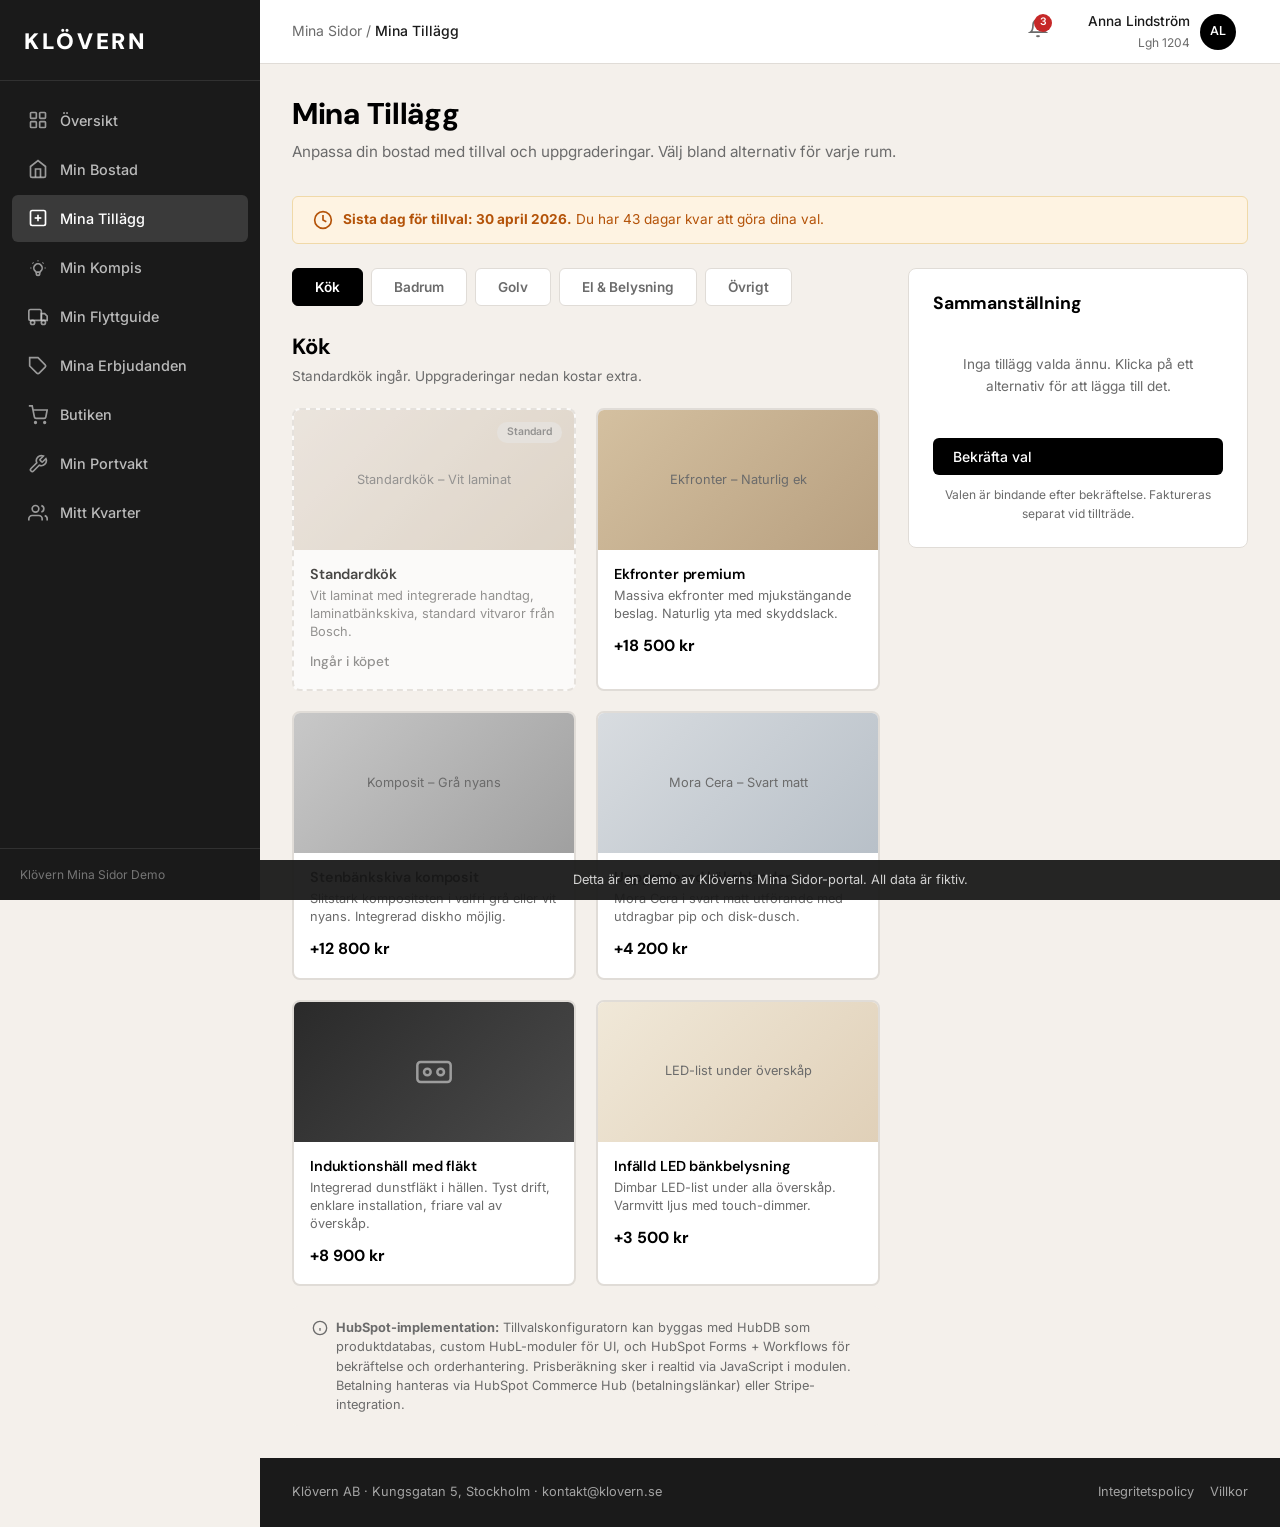
<file: mina-tillagg.html>
<!DOCTYPE html>
<html lang="sv">
<head>
  <meta charset="UTF-8">
  <meta name="viewport" content="width=device-width, initial-scale=1.0">
  <title>Mina Tillägg – Klövern</title>
  <link rel="stylesheet" href="css/styles.css">
  <style>
    .config-layout { display: grid; grid-template-columns: 1fr 340px; gap: 28px; align-items: start; }
    @media (max-width: 1023px) { .config-layout { grid-template-columns: 1fr; } }

    .room-nav { display: flex; gap: 8px; margin-bottom: 28px; flex-wrap: wrap; }
    .room-nav-btn {
      padding: 10px 22px; border-radius: var(--radius-md); font-size: 0.85rem; font-weight: 600;
      background: var(--color-card); border: 1px solid var(--color-border); color: var(--color-text-muted);
      cursor: pointer; transition: all var(--transition); font-family: var(--font-body);
    }
    .room-nav-btn:hover { border-color: var(--color-primary); color: var(--color-primary); }
    .room-nav-btn.active { background: var(--color-primary); color: #fff; border-color: var(--color-primary); }

    .option-card {
      background: var(--color-card); border: 2px solid var(--color-border); border-radius: var(--radius-lg);
      overflow: hidden; cursor: pointer; transition: all var(--transition); position: relative;
    }
    .option-card:hover { border-color: var(--color-primary); box-shadow: var(--shadow-hover); }
    .option-card.selected { border-color: var(--color-primary); }
    .option-card.selected::after {
      content: '✓'; position: absolute; top: 12px; right: 12px; width: 28px; height: 28px;
      background: var(--color-primary); color: #fff; border-radius: 50%; display: flex;
      align-items: center; justify-content: center; font-size: 0.8rem; font-weight: 700;
    }
    .option-card.included { border-style: dashed; opacity: 0.7; }
    .option-card.included::after {
      content: 'Standard'; position: absolute; top: 12px; right: 12px;
      background: var(--color-border); color: var(--color-text-muted); padding: 2px 10px;
      border-radius: 999px; font-size: 0.65rem; font-weight: 600;
    }

    .option-image {
      height: 140px; display: flex; align-items: center; justify-content: center;
      font-size: 0.8rem; color: var(--color-text-muted);
    }
    .option-body { padding: 16px; }
    .option-body h4 { font-size: 0.9rem; margin-bottom: 4px; }
    .option-body p { font-size: 0.8rem; color: var(--color-text-muted); margin-bottom: 10px; line-height: 1.4; }
    .option-price { font-size: 1rem; font-weight: 700; font-family: var(--font-heading); color: var(--color-primary); }
    .option-price.included-price { color: var(--color-text-muted); font-weight: 500; font-size: 0.85rem; }

    .summary-card {
      background: var(--color-card); border: 1px solid var(--color-border); border-radius: var(--radius-lg);
      padding: 24px; position: sticky; top: 80px;
    }
    .summary-item {
      display: flex; justify-content: space-between; align-items: center;
      padding: 10px 0; border-bottom: 1px solid var(--color-border-light); font-size: 0.85rem;
    }
    .summary-item:last-child { border-bottom: none; }
    .summary-item-name { flex: 1; }
    .summary-item-price { font-weight: 600; white-space: nowrap; margin-left: 12px; }
    .summary-item-remove {
      margin-left: 8px; color: var(--color-text-light); cursor: pointer; padding: 2px;
      transition: color var(--transition);
    }
    .summary-item-remove:hover { color: var(--color-error); }
    .summary-total {
      display: flex; justify-content: space-between; padding-top: 16px; margin-top: 8px;
      border-top: 2px solid var(--color-primary); font-weight: 700; font-size: 1.1rem;
      font-family: var(--font-heading);
    }
    .summary-empty { text-align: center; padding: 24px 0; color: var(--color-text-muted); font-size: 0.85rem; }

    .deadline-banner {
      background: var(--color-warning-bg); border: 1px solid #f0d9a8; border-radius: var(--radius-md);
      padding: 12px 20px; display: flex; align-items: center; gap: 10px; margin-bottom: 24px;
      font-size: 0.85rem; color: var(--color-warning);
    }

    .hubspot-note {
      background: var(--color-accent-light); border-radius: var(--radius-md); padding: 12px 20px;
      font-size: 0.8rem; color: var(--color-text-muted); display: flex; align-items: flex-start; gap: 8px;
      margin-top: 20px; line-height: 1.5;
    }
  </style>
</head>
<body>
  <div class="app-layout">
    <aside class="sidebar">
      <div class="sidebar-logo"><span>KLÖVERN</span></div>
      <nav class="sidebar-nav">
        <a href="index.html"><svg viewBox="0 0 24 24" fill="none" stroke="currentColor" stroke-width="2"><rect x="3" y="3" width="7" height="7" rx="1"/><rect x="14" y="3" width="7" height="7" rx="1"/><rect x="3" y="14" width="7" height="7" rx="1"/><rect x="14" y="14" width="7" height="7" rx="1"/></svg>Översikt</a>
        <a href="min-bostad.html"><svg viewBox="0 0 24 24" fill="none" stroke="currentColor" stroke-width="2"><path d="M3 9l9-7 9 7v11a2 2 0 01-2 2H5a2 2 0 01-2-2z"/><polyline points="9 22 9 12 15 12 15 22"/></svg>Min Bostad</a>
        <a href="mina-tillagg.html" class="active"><svg viewBox="0 0 24 24" fill="none" stroke="currentColor" stroke-width="2"><rect x="3" y="3" width="18" height="18" rx="2"/><path d="M12 8v8"/><path d="M8 12h8"/></svg>Mina Tillägg</a>
        <a href="min-kompis.html"><svg viewBox="0 0 24 24" fill="none" stroke="currentColor" stroke-width="2"><path d="M9.663 17h4.673M12 3v1m6.364 1.636l-.707.707M21 12h-1M4 12H3m3.343-5.657l-.707-.707m2.828 9.9a5 5 0 117.072 0l-.548.547A3.374 3.374 0 0014 18.469V19a2 2 0 11-4 0v-.531c0-.895-.356-1.754-.988-2.386l-.548-.547z"/></svg>Min Kompis</a>
        <a href="min-flyttguide.html"><svg viewBox="0 0 24 24" fill="none" stroke="currentColor" stroke-width="2"><rect x="1" y="3" width="15" height="13" rx="2"/><polygon points="16 8 20 8 23 11 23 16 16 16 16 8"/><circle cx="5.5" cy="18.5" r="2.5"/><circle cx="18.5" cy="18.5" r="2.5"/></svg>Min Flyttguide</a>
        <a href="mina-erbjudanden.html"><svg viewBox="0 0 24 24" fill="none" stroke="currentColor" stroke-width="2"><path d="M20.59 13.41l-7.17 7.17a2 2 0 01-2.83 0L2 12V2h10l8.59 8.59a2 2 0 010 2.82z"/><line x1="7" y1="7" x2="7.01" y2="7"/></svg>Mina Erbjudanden</a>
        <a href="butiken.html"><svg viewBox="0 0 24 24" fill="none" stroke="currentColor" stroke-width="2"><circle cx="9" cy="21" r="1"/><circle cx="20" cy="21" r="1"/><path d="M1 1h4l2.68 13.39a2 2 0 002 1.61h9.72a2 2 0 002-1.61L23 6H6"/></svg>Butiken</a>
        <a href="min-portvakt.html"><svg viewBox="0 0 24 24" fill="none" stroke="currentColor" stroke-width="2"><path d="M14.7 6.3a1 1 0 000 1.4l1.6 1.6a1 1 0 001.4 0l3.77-3.77a6 6 0 01-7.94 7.94l-6.91 6.91a2.12 2.12 0 01-3-3l6.91-6.91a6 6 0 017.94-7.94l-3.76 3.76z"/></svg>Min Portvakt</a>
        <a href="mitt-kvarter.html"><svg viewBox="0 0 24 24" fill="none" stroke="currentColor" stroke-width="2"><path d="M17 21v-2a4 4 0 00-4-4H5a4 4 0 00-4 4v2"/><circle cx="9" cy="7" r="4"/><path d="M23 21v-2a4 4 0 00-3-3.87"/><path d="M16 3.13a4 4 0 010 7.75"/></svg>Mitt Kvarter</a>
      </nav>
      <div class="sidebar-footer">Klövern Mina Sidor Demo</div>
    </aside>
    <div class="sidebar-overlay"></div>

    <main class="main-wrapper">
      <header class="topbar">
        <div class="topbar-left">
          <button class="hamburger" aria-label="Meny"><svg viewBox="0 0 24 24" fill="none" stroke="currentColor" stroke-width="2"><line x1="3" y1="12" x2="21" y2="12"/><line x1="3" y1="6" x2="21" y2="6"/><line x1="3" y1="18" x2="21" y2="18"/></svg></button>
          <div class="topbar-breadcrumb">Mina Sidor / <span>Mina Tillägg</span></div>
        </div>
        <div class="topbar-right">
          <div class="topbar-notification"><svg viewBox="0 0 24 24" fill="none" stroke="currentColor" stroke-width="2"><path d="M18 8A6 6 0 006 8c0 7-3 9-3 9h18s-3-2-3-9"/><path d="M13.73 21a2 2 0 01-3.46 0"/></svg><span class="notification-badge">3</span></div>
          <div class="topbar-user"><div class="user-info"><div class="user-name">Anna Lindström</div><div class="user-apartment">Lgh 1204</div></div><div class="user-avatar">AL</div></div>
        </div>
      </header>

      <div class="page-content">
        <div class="page-header">
          <h1>Mina Tillägg</h1>
          <p>Anpassa din bostad med tillval och uppgraderingar. Välj bland alternativ för varje rum.</p>
        </div>

        <!-- Deadline -->
        <div class="deadline-banner">
          <svg width="20" height="20" viewBox="0 0 24 24" fill="none" stroke="currentColor" stroke-width="2"><circle cx="12" cy="12" r="10"/><polyline points="12 6 12 12 16 14"/></svg>
          <div><strong>Sista dag för tillval: 30 april 2026.</strong> Du har 43 dagar kvar att göra dina val.</div>
        </div>

        <div class="config-layout">
          <!-- Left: Configurator -->
          <div>
            <!-- Room Navigation -->
            <div class="room-nav">
              <button class="room-nav-btn active" onclick="showRoom('kok')">Kök</button>
              <button class="room-nav-btn" onclick="showRoom('badrum')">Badrum</button>
              <button class="room-nav-btn" onclick="showRoom('golv')">Golv</button>
              <button class="room-nav-btn" onclick="showRoom('el')">El & Belysning</button>
              <button class="room-nav-btn" onclick="showRoom('ovrigt')">Övrigt</button>
            </div>

            <!-- KÖK -->
            <div class="room-panel active" id="room-kok">
              <h2 style="margin-bottom:6px;">Kök</h2>
              <p class="text-sm text-muted" style="margin-bottom:20px;">Standardkök ingår. Uppgraderingar nedan kostar extra.</p>
              <div class="grid-2">
                <div class="option-card included">
                  <div class="option-image" style="background:linear-gradient(135deg,#e8e0d8,#d4c8b8);">Standardkök – Vit laminat</div>
                  <div class="option-body">
                    <h4>Standardkök</h4>
                    <p>Vit laminat med integrerade handtag, laminatbänkskiva, standard vitvaror från Bosch.</p>
                    <div class="option-price included-price">Ingår i köpet</div>
                  </div>
                </div>
                <div class="option-card" data-option="kok-1" data-price="18500" data-name="Kök: Ekfronter premium" onclick="toggleOption(this)">
                  <div class="option-image" style="background:linear-gradient(135deg,#d4c0a0,#b8a080);">Ekfronter – Naturlig ek</div>
                  <div class="option-body">
                    <h4>Ekfronter premium</h4>
                    <p>Massiva ekfronter med mjukstängande beslag. Naturlig yta med skyddslack.</p>
                    <div class="option-price">+18 500 kr</div>
                  </div>
                </div>
                <div class="option-card" data-option="kok-2" data-price="12800" data-name="Kök: Stenbänkskiva komposit" onclick="toggleOption(this)">
                  <div class="option-image" style="background:linear-gradient(135deg,#c8c8c8,#a0a0a0);">Komposit – Grå nyans</div>
                  <div class="option-body">
                    <h4>Stenbänkskiva komposit</h4>
                    <p>Slitstark kompositsten i valfri grå eller vit nyans. Integrerad diskho möjlig.</p>
                    <div class="option-price">+12 800 kr</div>
                  </div>
                </div>
                <div class="option-card" data-option="kok-3" data-price="4200" data-name="Kök: Uppgraderad köksblandare" onclick="toggleOption(this)">
                  <div class="option-image" style="background:linear-gradient(135deg,#d8dce0,#b8c0c8);">Mora Cera – Svart matt</div>
                  <div class="option-body">
                    <h4>Uppgraderad köksblandare</h4>
                    <p>Mora Cera i svart matt utförande med utdragbar pip och disk-dusch.</p>
                    <div class="option-price">+4 200 kr</div>
                  </div>
                </div>
                <div class="option-card" data-option="kok-4" data-price="8900" data-name="Kök: Induktionshäll med inbyggd fläkt" onclick="toggleOption(this)">
                  <div class="option-image" style="background:linear-gradient(135deg,#2a2a2a,#4a4a4a);">
                    <svg width="40" height="40" viewBox="0 0 24 24" fill="none" stroke="rgba(255,255,255,0.5)" stroke-width="1.5"><rect x="2" y="6" width="20" height="12" rx="2"/><circle cx="8" cy="12" r="2"/><circle cx="16" cy="12" r="2"/></svg>
                  </div>
                  <div class="option-body">
                    <h4>Induktionshäll med fläkt</h4>
                    <p>Integrerad dunstfläkt i hällen. Tyst drift, enklare installation, friare val av överskåp.</p>
                    <div class="option-price">+8 900 kr</div>
                  </div>
                </div>
                <div class="option-card" data-option="kok-5" data-price="3500" data-name="Kök: Infälld LED-belysning bänk" onclick="toggleOption(this)">
                  <div class="option-image" style="background:linear-gradient(135deg,#f0e8d8,#e0d0b8);">LED-list under överskåp</div>
                  <div class="option-body">
                    <h4>Infälld LED bänkbelysning</h4>
                    <p>Dimbar LED-list under alla överskåp. Varmvitt ljus med touch-dimmer.</p>
                    <div class="option-price">+3 500 kr</div>
                  </div>
                </div>
              </div>
            </div>

            <!-- BADRUM -->
            <div class="room-panel" id="room-badrum" style="display:none;">
              <h2 style="margin-bottom:6px;">Badrum</h2>
              <p class="text-sm text-muted" style="margin-bottom:20px;">Standardbadrum ingår. Välj uppgraderingar nedan.</p>
              <div class="grid-2">
                <div class="option-card included">
                  <div class="option-image" style="background:linear-gradient(135deg,#e0e0e0,#c8c8c8);">Standardkakel – Vitt 15x15</div>
                  <div class="option-body">
                    <h4>Standardkakel</h4>
                    <p>Vitt kakel 15x15cm, standardfog. Klinker i matchande grå.</p>
                    <div class="option-price included-price">Ingår i köpet</div>
                  </div>
                </div>
                <div class="option-card" data-option="bad-1" data-price="14200" data-name="Bad: Kakel Carrara marmor" onclick="toggleOption(this)">
                  <div class="option-image" style="background:linear-gradient(135deg,#e8e4e0,#d0ccc8);">Carrara-inspirerat storformat</div>
                  <div class="option-body">
                    <h4>Kakel Carrara marmor</h4>
                    <p>Storformat marmorinspirerat kakel 60x120cm. Elegant grå-vit ådring.</p>
                    <div class="option-price">+14 200 kr</div>
                  </div>
                </div>
                <div class="option-card" data-option="bad-2" data-price="7600" data-name="Bad: Takdusch regndusch" onclick="toggleOption(this)">
                  <div class="option-image" style="background:linear-gradient(135deg,#d4dae8,#b0b8c8);">Regndusch 30cm – Svart matt</div>
                  <div class="option-body">
                    <h4>Takdusch regndusch</h4>
                    <p>Infälld regndusch Ø30cm i svart matt. Inkl. handdusch och termostatblandare.</p>
                    <div class="option-price">+7 600 kr</div>
                  </div>
                </div>
                <div class="option-card" data-option="bad-3" data-price="9800" data-name="Bad: Handdukstork elektrisk" onclick="toggleOption(this)">
                  <div class="option-image" style="background:linear-gradient(135deg,#ddd8d4,#c0b8b0);">Towel Rail – Krom</div>
                  <div class="option-body">
                    <h4>Elektrisk handdukstork</h4>
                    <p>Tidsstyrd elektrisk handdukstork i krom. Timer och temperatursensor.</p>
                    <div class="option-price">+9 800 kr</div>
                  </div>
                </div>
                <div class="option-card" data-option="bad-4" data-price="5400" data-name="Bad: Spegelskåp LED" onclick="toggleOption(this)">
                  <div class="option-image" style="background:linear-gradient(135deg,#e0e4e8,#c8ccd0);">Spegelskåp med integrerad LED</div>
                  <div class="option-body">
                    <h4>Spegelskåp med LED</h4>
                    <p>Inbyggd LED-belysning, avimningsfunktion, 2 eluttag, mjukstängning.</p>
                    <div class="option-price">+5 400 kr</div>
                  </div>
                </div>
              </div>
            </div>

            <!-- GOLV -->
            <div class="room-panel" id="room-golv" style="display:none;">
              <h2 style="margin-bottom:6px;">Golv</h2>
              <p class="text-sm text-muted" style="margin-bottom:20px;">Standardgolv (laminat) ingår i alla rum utom badrum.</p>
              <div class="grid-2">
                <div class="option-card included">
                  <div class="option-image" style="background:linear-gradient(135deg,#d8ccb8,#c0b098);">Laminat – Ljus ek</div>
                  <div class="option-body">
                    <h4>Standardlaminat</h4>
                    <p>Laminatgolv i ljus ek, tålig yta med 20 års garanti.</p>
                    <div class="option-price included-price">Ingår i köpet</div>
                  </div>
                </div>
                <div class="option-card" data-option="golv-1" data-price="16500" data-name="Golv: Ekparkett 1-stav" onclick="toggleOption(this)">
                  <div class="option-image" style="background:linear-gradient(135deg,#c8b090,#a89070);">Ekparkett – Naturoljad</div>
                  <div class="option-body">
                    <h4>Ekparkett 1-stav</h4>
                    <p>Kährs ekparkett 1-stav, naturoljad. Tidlös kvalitet med 30 års garanti.</p>
                    <div class="option-price">+16 500 kr</div>
                  </div>
                </div>
                <div class="option-card" data-option="golv-2" data-price="22000" data-name="Golv: Fiskbensparkett ek" onclick="toggleOption(this)">
                  <div class="option-image" style="background:linear-gradient(135deg,#b8a888,#988868);">Fiskben – Klassiskt mönster</div>
                  <div class="option-body">
                    <h4>Fiskbensparkett ek</h4>
                    <p>Klassiskt fiskbensmönster i massiv ek. Handslipat, lackat. Tidlös elegans.</p>
                    <div class="option-price">+22 000 kr</div>
                  </div>
                </div>
                <div class="option-card" data-option="golv-3" data-price="4200" data-name="Golv: Golvvärme extra zon" onclick="toggleOption(this)">
                  <div class="option-image" style="background:linear-gradient(135deg,#e8d8c8,#d0c0a8);">
                    <svg width="40" height="40" viewBox="0 0 24 24" fill="none" stroke="rgba(0,0,0,0.3)" stroke-width="1.5"><path d="M12 2v4m0 12v4M4.93 4.93l2.83 2.83m8.48 8.48l2.83 2.83M2 12h4m12 0h4M4.93 19.07l2.83-2.83m8.48-8.48l2.83-2.83"/></svg>
                  </div>
                  <div class="option-body">
                    <h4>Golvvärme extra zon</h4>
                    <p>Utökad golvvärme till hall och/eller sovrum. Individuell styrning per zon.</p>
                    <div class="option-price">+4 200 kr</div>
                  </div>
                </div>
              </div>
            </div>

            <!-- EL -->
            <div class="room-panel" id="room-el" style="display:none;">
              <h2 style="margin-bottom:6px;">El & Belysning</h2>
              <p class="text-sm text-muted" style="margin-bottom:20px;">Standardinstallation ingår. Lägg till fler uttag, dimrar och belysning.</p>
              <div class="grid-2">
                <div class="option-card" data-option="el-1" data-price="1800" data-name="El: Extra dubbeluttag kök (2st)" onclick="toggleOption(this)">
                  <div class="option-image" style="background:linear-gradient(135deg,#e0e0e0,#c0c0c0);">
                    <svg width="40" height="40" viewBox="0 0 24 24" fill="none" stroke="rgba(0,0,0,0.3)" stroke-width="1.5"><polygon points="13 2 3 14 12 14 11 22 21 10 12 10 13 2"/></svg>
                  </div>
                  <div class="option-body">
                    <h4>Extra dubbeluttag kök</h4>
                    <p>2 st extra dubbeluttag ovanför bänkskiva. Placering efter önskemål.</p>
                    <div class="option-price">+1 800 kr</div>
                  </div>
                </div>
                <div class="option-card" data-option="el-2" data-price="4800" data-name="El: Spotlights hall & kök" onclick="toggleOption(this)">
                  <div class="option-image" style="background:linear-gradient(135deg,#f0e8d0,#e0d0b0);">Infällda spotlights</div>
                  <div class="option-body">
                    <h4>Spotlights hall & kök</h4>
                    <p>6 st infällda LED-spotlights i hall och kök. Dimbar med smart-kompatibilitet.</p>
                    <div class="option-price">+4 800 kr</div>
                  </div>
                </div>
                <div class="option-card" data-option="el-3" data-price="2400" data-name="El: Dimmer alla rum" onclick="toggleOption(this)">
                  <div class="option-image" style="background:linear-gradient(135deg,#d8d8d8,#b8b8b8);">Dimmer – Vridbar</div>
                  <div class="option-body">
                    <h4>Dimmer alla rum</h4>
                    <p>Dimmers i samtliga rum (vardagsrum, sovrum, hall). Tryck/vrid-funktion.</p>
                    <div class="option-price">+2 400 kr</div>
                  </div>
                </div>
                <div class="option-card" data-option="el-4" data-price="6500" data-name="El: Förberedelse laddbox garage" onclick="toggleOption(this)">
                  <div class="option-image" style="background:linear-gradient(135deg,#c8d8c8,#a8b8a8);">
                    <svg width="40" height="40" viewBox="0 0 24 24" fill="none" stroke="rgba(0,0,0,0.3)" stroke-width="1.5"><rect x="1" y="3" width="15" height="13" rx="2"/><polygon points="16 8 20 8 23 11 23 16 16 16 16 8"/><circle cx="5.5" cy="18.5" r="2.5"/><circle cx="18.5" cy="18.5" r="2.5"/></svg>
                  </div>
                  <div class="option-body">
                    <h4>Förberedelse laddbox</h4>
                    <p>Dragning av kabel och säkring till garageplats för framtida elbilsladdare.</p>
                    <div class="option-price">+6 500 kr</div>
                  </div>
                </div>
              </div>
            </div>

            <!-- ÖVRIGT -->
            <div class="room-panel" id="room-ovrigt" style="display:none;">
              <h2 style="margin-bottom:6px;">Övrigt</h2>
              <p class="text-sm text-muted" style="margin-bottom:20px;">Ytterligare anpassningar för hela bostaden.</p>
              <div class="grid-2">
                <div class="option-card" data-option="ovr-1" data-price="3200" data-name="Övrigt: Extra garderob sovrum" onclick="toggleOption(this)">
                  <div class="option-image" style="background:linear-gradient(135deg,#e0d8d0,#c8c0b8);">Skjutdörrsgarderob</div>
                  <div class="option-body">
                    <h4>Extra garderob sovrum</h4>
                    <p>Inbyggd garderob med skjutdörrar i sovrummet. Spegeldörr tillval.</p>
                    <div class="option-price">+3 200 kr</div>
                  </div>
                </div>
                <div class="option-card" data-option="ovr-2" data-price="8500" data-name="Övrigt: Smart hem-paket" onclick="toggleOption(this)">
                  <div class="option-image" style="background:linear-gradient(135deg,#d4dae8,#b0b8c8);">
                    <svg width="40" height="40" viewBox="0 0 24 24" fill="none" stroke="rgba(0,0,0,0.3)" stroke-width="1.5"><path d="M12 2L2 7l10 5 10-5-10-5z"/><path d="M2 17l10 5 10-5"/><path d="M2 12l10 5 10-5"/></svg>
                  </div>
                  <div class="option-body">
                    <h4>Smart hem-paket</h4>
                    <p>Förberedelse för smarta lås, belysning och termostat. Hub + 4 enheter.</p>
                    <div class="option-price">+8 500 kr</div>
                  </div>
                </div>
                <div class="option-card" data-option="ovr-3" data-price="15000" data-name="Övrigt: Balkonginglasning" onclick="toggleOption(this)">
                  <div class="option-image" style="background:linear-gradient(135deg,#c8d8e0,#a0b8c8);">Inglasning – Skjutbara glas</div>
                  <div class="option-body">
                    <h4>Balkongingleasning</h4>
                    <p>Ramfri inglasning med skjutbara glaspartier. Förlänger säsongen markant.</p>
                    <div class="option-price">+15 000 kr</div>
                  </div>
                </div>
                <div class="option-card" data-option="ovr-4" data-price="2800" data-name="Övrigt: Ljuddämpande innerdörrar" onclick="toggleOption(this)">
                  <div class="option-image" style="background:linear-gradient(135deg,#d8d0c8,#c0b8a8);">Massiva innerdörrar</div>
                  <div class="option-body">
                    <h4>Ljuddämpande innerdörrar</h4>
                    <p>Uppgraderade innerdörrar med ljuddämpning 35dB. Massiv kärna, slät yta.</p>
                    <div class="option-price">+2 800 kr</div>
                  </div>
                </div>
              </div>
            </div>

            <div class="hubspot-note">
              <svg width="16" height="16" viewBox="0 0 24 24" fill="none" stroke="currentColor" stroke-width="2" style="flex-shrink:0;margin-top:2px;"><circle cx="12" cy="12" r="10"/><line x1="12" y1="16" x2="12" y2="12"/><line x1="12" y1="8" x2="12.01" y2="8"/></svg>
              <span><strong>HubSpot-implementation:</strong> Tillvalskonfiguratorn kan byggas med HubDB som produktdatabas, custom HubL-moduler för UI, och HubSpot Forms + Workflows för bekräftelse och orderhantering. Prisberäkning sker i realtid via JavaScript i modulen. Betalning hanteras via HubSpot Commerce Hub (betalningslänkar) eller Stripe-integration.</span>
            </div>
          </div>

          <!-- Right: Summary -->
          <div>
            <div class="summary-card">
              <h3 style="margin-bottom:16px;">Sammanställning</h3>
              <div id="summary-list">
                <div class="summary-empty">Inga tillägg valda ännu. Klicka på ett alternativ för att lägga till det.</div>
              </div>
              <div class="summary-total" id="summary-total" style="display:none;">
                <span>Totalt tillägg</span>
                <span id="summary-total-value">0 kr</span>
              </div>
              <button class="btn btn-primary w-full" style="margin-top:16px;" id="confirm-btn" disabled onclick="confirmSelections()">Bekräfta val</button>
              <p class="text-xs text-muted" style="margin-top:10px;text-align:center;">Valen är bindande efter bekräftelse. Faktureras separat vid tillträde.</p>
            </div>
          </div>
        </div>
      </div>

      <footer class="app-footer">
        <div>Klövern AB &middot; Kungsgatan 5, Stockholm &middot; kontakt@klovern.se</div>
        <div><a href="#">Integritetspolicy</a><a href="#">Villkor</a></div>
      </footer>
    </main>
  </div>

  <div class="demo-banner">Detta är en demo av Klöverns Mina Sidor-portal. All data är fiktiv.</div>

  <script src="js/data.js"></script>
  <script src="js/main.js"></script>
  <script>
    let selectedOptions = {};

    function showRoom(room) {
      document.querySelectorAll('.room-panel').forEach(p => p.style.display = 'none');
      document.getElementById('room-' + room).style.display = 'block';
      document.querySelectorAll('.room-nav-btn').forEach(b => b.classList.remove('active'));
      event.target.classList.add('active');
    }

    function toggleOption(card) {
      if (card.classList.contains('included')) return;
      const id = card.dataset.option;
      const price = parseInt(card.dataset.price);
      const name = card.dataset.name;

      if (selectedOptions[id]) {
        delete selectedOptions[id];
        card.classList.remove('selected');
      } else {
        selectedOptions[id] = { name, price };
        card.classList.add('selected');
      }
      updateSummary();
    }

    function removeOption(id) {
      delete selectedOptions[id];
      const card = document.querySelector(`[data-option="${id}"]`);
      if (card) card.classList.remove('selected');
      updateSummary();
    }

    function updateSummary() {
      const list = document.getElementById('summary-list');
      const totalEl = document.getElementById('summary-total');
      const totalValueEl = document.getElementById('summary-total-value');
      const confirmBtn = document.getElementById('confirm-btn');
      const keys = Object.keys(selectedOptions);

      if (keys.length === 0) {
        list.innerHTML = '<div class="summary-empty">Inga tillägg valda ännu. Klicka på ett alternativ för att lägga till det.</div>';
        totalEl.style.display = 'none';
        confirmBtn.disabled = true;
        return;
      }

      let total = 0;
      list.innerHTML = keys.map(id => {
        const opt = selectedOptions[id];
        total += opt.price;
        return `<div class="summary-item">
          <span class="summary-item-name">${opt.name}</span>
          <span class="summary-item-price">+${opt.price.toLocaleString('sv-SE')} kr</span>
          <span class="summary-item-remove" onclick="removeOption('${id}')" title="Ta bort">
            <svg width="16" height="16" viewBox="0 0 24 24" fill="none" stroke="currentColor" stroke-width="2"><line x1="18" y1="6" x2="6" y2="18"/><line x1="6" y1="6" x2="18" y2="18"/></svg>
          </span>
        </div>`;
      }).join('');

      totalEl.style.display = 'flex';
      totalValueEl.textContent = '+' + total.toLocaleString('sv-SE') + ' kr';
      confirmBtn.disabled = false;
    }

    function confirmSelections() {
      const count = Object.keys(selectedOptions).length;
      const total = Object.values(selectedOptions).reduce((s, o) => s + o.price, 0);
      showToast(`${count} tillägg bekräftade (${total.toLocaleString('sv-SE')} kr). Orderbekräftelse skickas till din e-post.`);
    }
  </script>
</body>
</html>
</file>
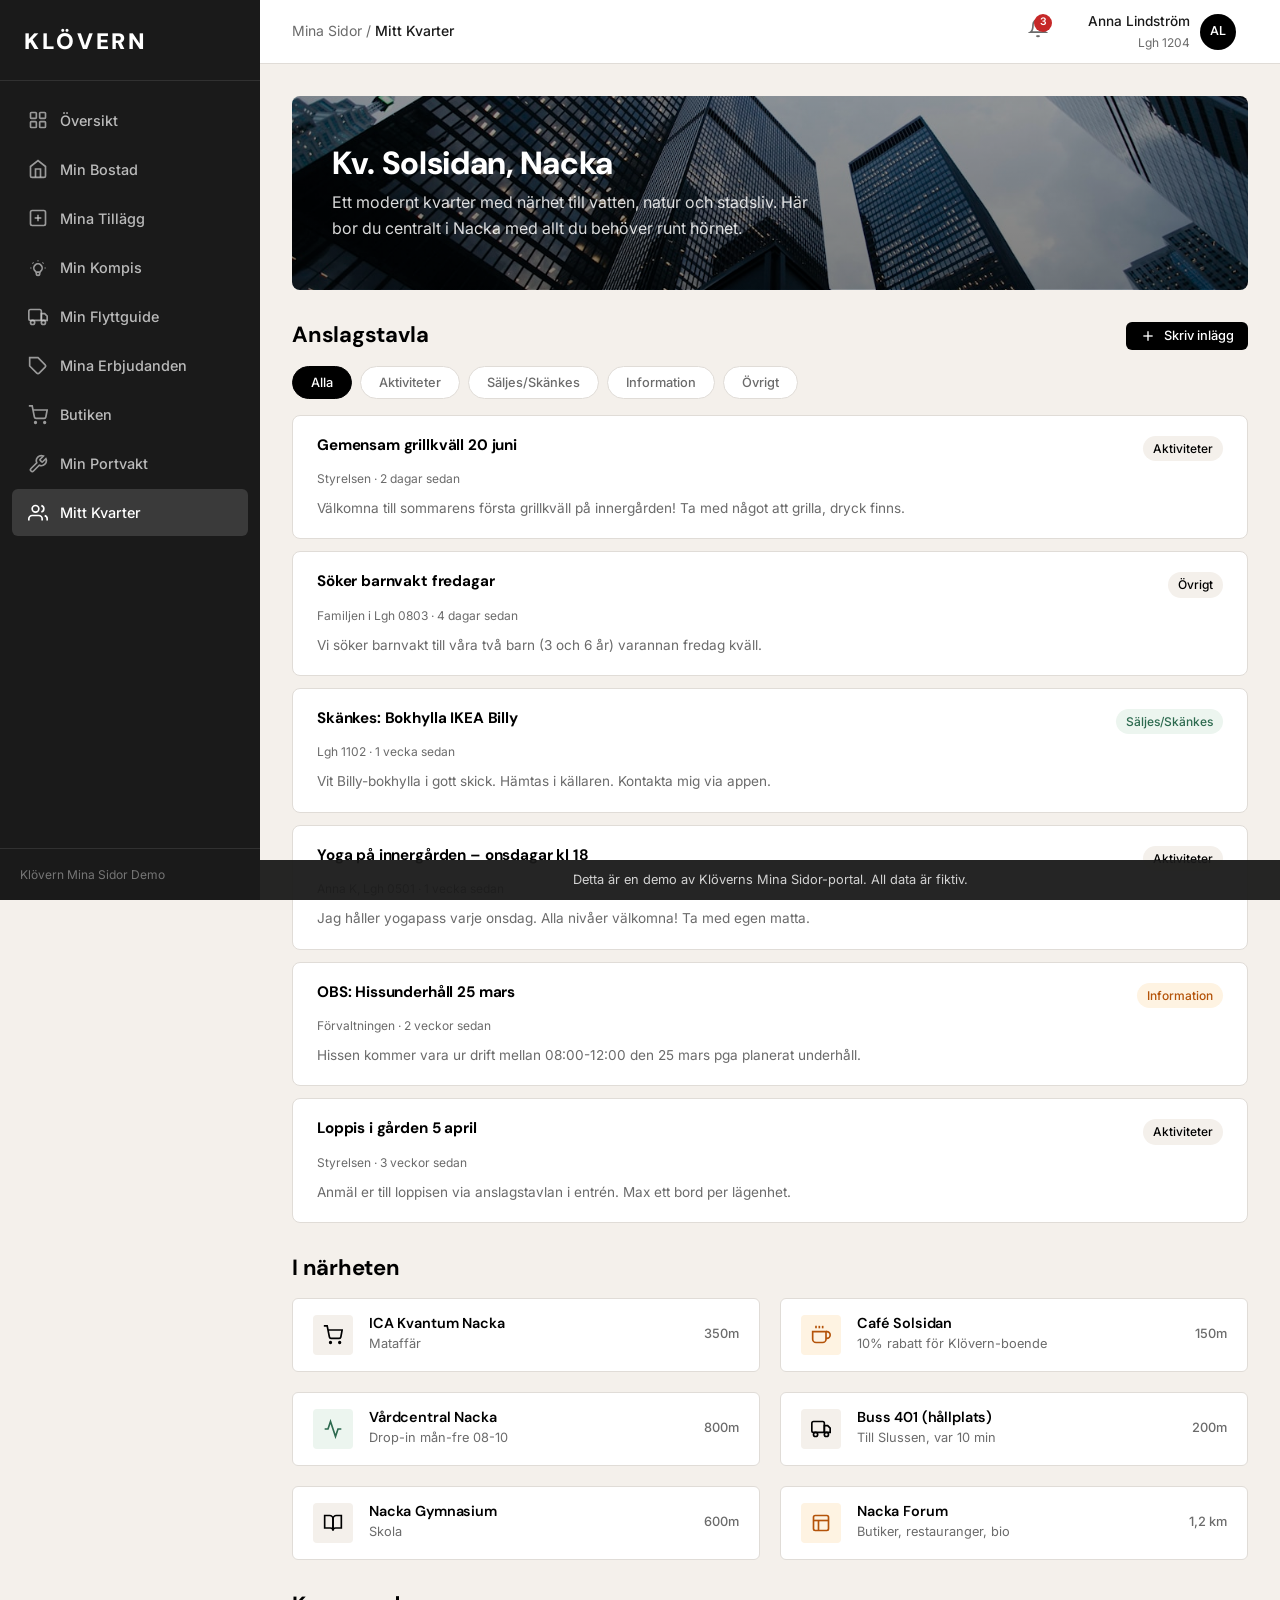
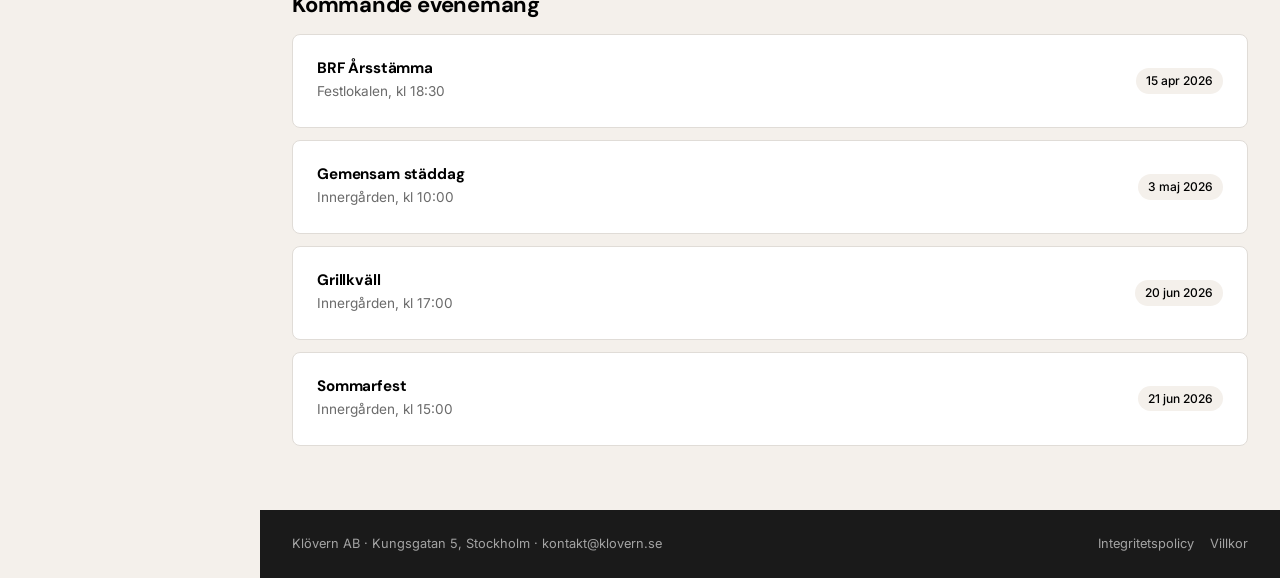
<file: mitt-kvarter.html>
<!DOCTYPE html>
<html lang="sv">
<head>
  <meta charset="UTF-8">
  <meta name="viewport" content="width=device-width, initial-scale=1.0">
  <title>Mitt Kvarter – Klövern</title>
  <link rel="stylesheet" href="css/styles.css">
</head>
<body>
  <div class="app-layout">
    <aside class="sidebar">
      <div class="sidebar-logo"><span>KLÖVERN</span></div>
      <nav class="sidebar-nav">
        <a href="index.html"><svg viewBox="0 0 24 24" fill="none" stroke="currentColor" stroke-width="2"><rect x="3" y="3" width="7" height="7" rx="1"/><rect x="14" y="3" width="7" height="7" rx="1"/><rect x="3" y="14" width="7" height="7" rx="1"/><rect x="14" y="14" width="7" height="7" rx="1"/></svg>Översikt</a>
        <a href="min-bostad.html"><svg viewBox="0 0 24 24" fill="none" stroke="currentColor" stroke-width="2"><path d="M3 9l9-7 9 7v11a2 2 0 01-2 2H5a2 2 0 01-2-2z"/><polyline points="9 22 9 12 15 12 15 22"/></svg>Min Bostad</a>
        <a href="mina-tillagg.html"><svg viewBox="0 0 24 24" fill="none" stroke="currentColor" stroke-width="2"><rect x="3" y="3" width="18" height="18" rx="2"/><path d="M12 8v8"/><path d="M8 12h8"/></svg>Mina Tillägg</a>
        <a href="min-kompis.html"><svg viewBox="0 0 24 24" fill="none" stroke="currentColor" stroke-width="2"><path d="M9.663 17h4.673M12 3v1m6.364 1.636l-.707.707M21 12h-1M4 12H3m3.343-5.657l-.707-.707m2.828 9.9a5 5 0 117.072 0l-.548.547A3.374 3.374 0 0014 18.469V19a2 2 0 11-4 0v-.531c0-.895-.356-1.754-.988-2.386l-.548-.547z"/></svg>Min Kompis</a>
        <a href="min-flyttguide.html"><svg viewBox="0 0 24 24" fill="none" stroke="currentColor" stroke-width="2"><rect x="1" y="3" width="15" height="13" rx="2"/><polygon points="16 8 20 8 23 11 23 16 16 16 16 8"/><circle cx="5.5" cy="18.5" r="2.5"/><circle cx="18.5" cy="18.5" r="2.5"/></svg>Min Flyttguide</a>
        <a href="mina-erbjudanden.html"><svg viewBox="0 0 24 24" fill="none" stroke="currentColor" stroke-width="2"><path d="M20.59 13.41l-7.17 7.17a2 2 0 01-2.83 0L2 12V2h10l8.59 8.59a2 2 0 010 2.82z"/><line x1="7" y1="7" x2="7.01" y2="7"/></svg>Mina Erbjudanden</a>
        <a href="butiken.html"><svg viewBox="0 0 24 24" fill="none" stroke="currentColor" stroke-width="2"><circle cx="9" cy="21" r="1"/><circle cx="20" cy="21" r="1"/><path d="M1 1h4l2.68 13.39a2 2 0 002 1.61h9.72a2 2 0 002-1.61L23 6H6"/></svg>Butiken</a>
        <a href="min-portvakt.html"><svg viewBox="0 0 24 24" fill="none" stroke="currentColor" stroke-width="2"><path d="M14.7 6.3a1 1 0 000 1.4l1.6 1.6a1 1 0 001.4 0l3.77-3.77a6 6 0 01-7.94 7.94l-6.91 6.91a2.12 2.12 0 01-3-3l6.91-6.91a6 6 0 017.94-7.94l-3.76 3.76z"/></svg>Min Portvakt</a>
        <a href="mitt-kvarter.html" class="active"><svg viewBox="0 0 24 24" fill="none" stroke="currentColor" stroke-width="2"><path d="M17 21v-2a4 4 0 00-4-4H5a4 4 0 00-4 4v2"/><circle cx="9" cy="7" r="4"/><path d="M23 21v-2a4 4 0 00-3-3.87"/><path d="M16 3.13a4 4 0 010 7.75"/></svg>Mitt Kvarter</a>
      </nav>
      <div class="sidebar-footer">Klövern Mina Sidor Demo</div>
    </aside>
    <div class="sidebar-overlay"></div>

    <main class="main-wrapper">
      <header class="topbar">
        <div class="topbar-left">
          <button class="hamburger" aria-label="Meny"><svg viewBox="0 0 24 24" fill="none" stroke="currentColor" stroke-width="2"><line x1="3" y1="12" x2="21" y2="12"/><line x1="3" y1="6" x2="21" y2="6"/><line x1="3" y1="18" x2="21" y2="18"/></svg></button>
          <div class="topbar-breadcrumb">Mina Sidor / <span>Mitt Kvarter</span></div>
        </div>
        <div class="topbar-right">
          <div class="topbar-notification"><svg viewBox="0 0 24 24" fill="none" stroke="currentColor" stroke-width="2"><path d="M18 8A6 6 0 006 8c0 7-3 9-3 9h18s-3-2-3-9"/><path d="M13.73 21a2 2 0 01-3.46 0"/></svg><span class="notification-badge">3</span></div>
          <div class="topbar-user"><div class="user-info"><div class="user-name">Anna Lindström</div><div class="user-apartment">Lgh 1204</div></div><div class="user-avatar">AL</div></div>
        </div>
      </header>

      <div class="page-content">
        <!-- Area Header -->
        <div style="background:linear-gradient(rgba(0,0,0,0.4),rgba(0,0,0,0.5)),url(img/neighborhood.jpg);background-size:cover;background-position:center;border-radius:var(--radius-lg);padding:48px 40px;margin-bottom:32px;color:#fff;">
          <h1 style="color:#fff;font-size:2rem;margin-bottom:8px;">Kv. Solsidan, Nacka</h1>
          <p style="color:rgba(255,255,255,0.85);max-width:500px;">Ett modernt kvarter med närhet till vatten, natur och stadsliv. Här bor du centralt i Nacka med allt du behöver runt hörnet.</p>
        </div>

        <!-- Bulletin Board -->
        <div class="section">
          <div class="section-header">
            <h2>Anslagstavla</h2>
            <button class="btn btn-primary btn-sm" data-modal="#post-modal">
              <svg width="16" height="16" viewBox="0 0 24 24" fill="none" stroke="currentColor" stroke-width="2"><line x1="12" y1="5" x2="12" y2="19"/><line x1="5" y1="12" x2="19" y2="12"/></svg>
              Skriv inlägg
            </button>
          </div>

          <div class="filter-pills" data-target="#bulletin-list" style="margin-bottom:16px;">
            <button class="filter-pill active" data-filter="all">Alla</button>
            <button class="filter-pill" data-filter="Aktiviteter">Aktiviteter</button>
            <button class="filter-pill" data-filter="Säljes/Skänkes">Säljes/Skänkes</button>
            <button class="filter-pill" data-filter="Information">Information</button>
            <button class="filter-pill" data-filter="Övrigt">Övrigt</button>
          </div>

          <div id="bulletin-list">
            <div class="bulletin-card" data-category="Aktiviteter">
              <div class="bulletin-header">
                <h3>Gemensam grillkväll 20 juni</h3>
                <span class="badge badge-info">Aktiviteter</span>
              </div>
              <div class="bulletin-meta">Styrelsen &middot; 2 dagar sedan</div>
              <p>Välkomna till sommarens första grillkväll på innergården! Ta med något att grilla, dryck finns.</p>
            </div>
            <div class="bulletin-card" data-category="Övrigt">
              <div class="bulletin-header">
                <h3>Söker barnvakt fredagar</h3>
                <span class="badge badge-info">Övrigt</span>
              </div>
              <div class="bulletin-meta">Familjen i Lgh 0803 &middot; 4 dagar sedan</div>
              <p>Vi söker barnvakt till våra två barn (3 och 6 år) varannan fredag kväll.</p>
            </div>
            <div class="bulletin-card" data-category="Säljes/Skänkes">
              <div class="bulletin-header">
                <h3>Skänkes: Bokhylla IKEA Billy</h3>
                <span class="badge badge-success">Säljes/Skänkes</span>
              </div>
              <div class="bulletin-meta">Lgh 1102 &middot; 1 vecka sedan</div>
              <p>Vit Billy-bokhylla i gott skick. Hämtas i källaren. Kontakta mig via appen.</p>
            </div>
            <div class="bulletin-card" data-category="Aktiviteter">
              <div class="bulletin-header">
                <h3>Yoga på innergården – onsdagar kl 18</h3>
                <span class="badge badge-info">Aktiviteter</span>
              </div>
              <div class="bulletin-meta">Anna K, Lgh 0501 &middot; 1 vecka sedan</div>
              <p>Jag håller yogapass varje onsdag. Alla nivåer välkomna! Ta med egen matta.</p>
            </div>
            <div class="bulletin-card" data-category="Information">
              <div class="bulletin-header">
                <h3>OBS: Hissunderhåll 25 mars</h3>
                <span class="badge badge-warning">Information</span>
              </div>
              <div class="bulletin-meta">Förvaltningen &middot; 2 veckor sedan</div>
              <p>Hissen kommer vara ur drift mellan 08:00-12:00 den 25 mars pga planerat underhåll.</p>
            </div>
            <div class="bulletin-card" data-category="Aktiviteter">
              <div class="bulletin-header">
                <h3>Loppis i gården 5 april</h3>
                <span class="badge badge-info">Aktiviteter</span>
              </div>
              <div class="bulletin-meta">Styrelsen &middot; 3 veckor sedan</div>
              <p>Anmäl er till loppisen via anslagstavlan i entrén. Max ett bord per lägenhet.</p>
            </div>
          </div>
        </div>

        <!-- Local Guide -->
        <div class="section">
          <h2 style="margin-bottom:16px;">I närheten</h2>
          <div class="grid-2">
            <div class="guide-card">
              <div class="guide-icon"><svg width="20" height="20" viewBox="0 0 24 24" fill="none" stroke="currentColor" stroke-width="2"><circle cx="9" cy="21" r="1"/><circle cx="20" cy="21" r="1"/><path d="M1 1h4l2.68 13.39a2 2 0 002 1.61h9.72a2 2 0 002-1.61L23 6H6"/></svg></div>
              <div class="guide-info"><h4>ICA Kvantum Nacka</h4><p>Mataffär</p></div>
              <span class="guide-distance">350m</span>
            </div>
            <div class="guide-card">
              <div class="guide-icon" style="background:var(--color-warning-bg);color:var(--color-warning);"><svg width="20" height="20" viewBox="0 0 24 24" fill="none" stroke="currentColor" stroke-width="2"><path d="M18 8h1a4 4 0 010 8h-1"/><path d="M2 8h16v9a4 4 0 01-4 4H6a4 4 0 01-4-4V8z"/><line x1="6" y1="1" x2="6" y2="4"/><line x1="10" y1="1" x2="10" y2="4"/><line x1="14" y1="1" x2="14" y2="4"/></svg></div>
              <div class="guide-info"><h4>Café Solsidan</h4><p>10% rabatt för Klövern-boende</p></div>
              <span class="guide-distance">150m</span>
            </div>
            <div class="guide-card">
              <div class="guide-icon" style="background:var(--color-success-bg);color:var(--color-success);"><svg width="20" height="20" viewBox="0 0 24 24" fill="none" stroke="currentColor" stroke-width="2"><path d="M22 12h-4l-3 9L9 3l-3 9H2"/></svg></div>
              <div class="guide-info"><h4>Vårdcentral Nacka</h4><p>Drop-in mån-fre 08-10</p></div>
              <span class="guide-distance">800m</span>
            </div>
            <div class="guide-card">
              <div class="guide-icon"><svg width="20" height="20" viewBox="0 0 24 24" fill="none" stroke="currentColor" stroke-width="2"><rect x="1" y="3" width="15" height="13" rx="2"/><polygon points="16 8 20 8 23 11 23 16 16 16 16 8"/><circle cx="5.5" cy="18.5" r="2.5"/><circle cx="18.5" cy="18.5" r="2.5"/></svg></div>
              <div class="guide-info"><h4>Buss 401 (hållplats)</h4><p>Till Slussen, var 10 min</p></div>
              <span class="guide-distance">200m</span>
            </div>
            <div class="guide-card">
              <div class="guide-icon"><svg width="20" height="20" viewBox="0 0 24 24" fill="none" stroke="currentColor" stroke-width="2"><path d="M2 3h6a4 4 0 014 4v14a3 3 0 00-3-3H2z"/><path d="M22 3h-6a4 4 0 00-4 4v14a3 3 0 013-3h7z"/></svg></div>
              <div class="guide-info"><h4>Nacka Gymnasium</h4><p>Skola</p></div>
              <span class="guide-distance">600m</span>
            </div>
            <div class="guide-card">
              <div class="guide-icon" style="background:var(--color-warning-bg);color:var(--color-warning);"><svg width="20" height="20" viewBox="0 0 24 24" fill="none" stroke="currentColor" stroke-width="2"><rect x="3" y="3" width="18" height="18" rx="2"/><path d="M3 9h18"/><path d="M9 21V9"/></svg></div>
              <div class="guide-info"><h4>Nacka Forum</h4><p>Butiker, restauranger, bio</p></div>
              <span class="guide-distance">1,2 km</span>
            </div>
          </div>
        </div>

        <!-- Upcoming Events -->
        <div class="section">
          <h2 style="margin-bottom:16px;">Kommande evenemang</h2>
          <div style="display:flex;flex-direction:column;gap:12px;">
            <div class="card" style="display:flex;justify-content:space-between;align-items:center;flex-wrap:wrap;gap:12px;">
              <div>
                <h3 style="font-size:0.95rem;margin-bottom:4px;">BRF Årsstämma</h3>
                <p class="text-sm text-muted">Festlokalen, kl 18:30</p>
              </div>
              <div class="badge badge-info">15 apr 2026</div>
            </div>
            <div class="card" style="display:flex;justify-content:space-between;align-items:center;flex-wrap:wrap;gap:12px;">
              <div>
                <h3 style="font-size:0.95rem;margin-bottom:4px;">Gemensam städdag</h3>
                <p class="text-sm text-muted">Innergården, kl 10:00</p>
              </div>
              <div class="badge badge-info">3 maj 2026</div>
            </div>
            <div class="card" style="display:flex;justify-content:space-between;align-items:center;flex-wrap:wrap;gap:12px;">
              <div>
                <h3 style="font-size:0.95rem;margin-bottom:4px;">Grillkväll</h3>
                <p class="text-sm text-muted">Innergården, kl 17:00</p>
              </div>
              <div class="badge badge-info">20 jun 2026</div>
            </div>
            <div class="card" style="display:flex;justify-content:space-between;align-items:center;flex-wrap:wrap;gap:12px;">
              <div>
                <h3 style="font-size:0.95rem;margin-bottom:4px;">Sommarfest</h3>
                <p class="text-sm text-muted">Innergården, kl 15:00</p>
              </div>
              <div class="badge badge-info">21 jun 2026</div>
            </div>
          </div>
        </div>
      </div>

      <footer class="app-footer">
        <div>Klövern AB &middot; Kungsgatan 5, Stockholm &middot; kontakt@klovern.se</div>
        <div><a href="#">Integritetspolicy</a><a href="#">Villkor</a></div>
      </footer>
    </main>
  </div>

  <!-- Post Modal -->
  <div class="modal-overlay" id="post-modal">
    <div class="modal">
      <div class="modal-header">
        <h2>Nytt inlägg</h2>
        <button class="modal-close"><svg viewBox="0 0 24 24" fill="none" stroke="currentColor" stroke-width="2"><line x1="18" y1="6" x2="6" y2="18"/><line x1="6" y1="6" x2="18" y2="18"/></svg></button>
      </div>
      <div class="modal-body">
        <form data-success="Ditt inlägg har publicerats!">
          <div class="form-group"><label>Rubrik</label><input type="text" class="form-input" placeholder="Skriv en rubrik..."></div>
          <div class="form-group">
            <label>Kategori</label>
            <select class="form-select">
              <option>Aktiviteter</option>
              <option>Säljes/Skänkes</option>
              <option>Information</option>
              <option>Övrigt</option>
            </select>
          </div>
          <div class="form-group"><label>Meddelande</label><textarea class="form-textarea" placeholder="Skriv ditt meddelande..."></textarea></div>
          <button type="submit" class="btn btn-primary w-full">Publicera</button>
        </form>
      </div>
    </div>
  </div>

  <div class="demo-banner">Detta är en demo av Klöverns Mina Sidor-portal. All data är fiktiv.</div>

  <script src="js/data.js"></script>
  <script src="js/main.js"></script>
</body>
</html>
</file>
<file: css/styles.css>
/* =========================================
   Klövern Mina Sidor – Design System
   ========================================= */

/* --- Fonts --- */
/* Suisse Intl is Klövern's brand font (commercial license).
   We use system-ui as the body fallback and a condensed sans-serif for display headings
   to approximate PPRightGrotesk used on klovern.se */
@import url('https://fonts.googleapis.com/css2?family=Inter:wght@300;400;500;600;700&family=DM+Sans:wght@400;500;600;700;800;900&display=swap');

/* --- CSS Custom Properties --- */
:root {
  /* Klövern brand: black primary, warm beige background */
  --color-primary: #000000;
  --color-primary-light: #1a1a1a;
  --color-accent: #000000;
  --color-accent-light: #f4f0eb;
  --color-bg: #f4f0eb;
  --color-card: #ffffff;
  --color-text: #1a1a1a;
  --color-text-muted: #6b6b6b;
  --color-text-light: #9a9a9a;
  --color-border: #e0dcd7;
  --color-border-light: #ebe8e3;
  --color-success: #2d6a4f;
  --color-success-bg: #ecf5ef;
  --color-warning: #b45309;
  --color-warning-bg: #fef3e2;
  --color-error: #c62828;
  --color-error-bg: #fde8e8;
  --color-sidebar: #1a1a1a;
  --color-sidebar-hover: #2a2a2a;
  --color-sidebar-active: #3a3a3a;
  --color-topbar: #f4f0eb;

  /* Suisse Intl fallback: system-ui for body, DM Sans Black for display */
  --font-heading: 'DM Sans', system-ui, -apple-system, "Segoe UI", sans-serif;
  --font-body: 'Inter', system-ui, -apple-system, "Segoe UI", sans-serif;
  --font-display: 'DM Sans', system-ui, -apple-system, sans-serif;

  /* Klövern uses minimal border-radius — sharp, editorial feel */
  --radius-sm: 4px;
  --radius-md: 6px;
  --radius-lg: 8px;
  --radius-xl: 12px;

  --shadow-sm: 0 1px 2px rgba(0,0,0,0.04);
  --shadow-card: 0 1px 3px rgba(0,0,0,0.06);
  --shadow-hover: 0 4px 16px rgba(0,0,0,0.08);
  --shadow-modal: 0 20px 60px rgba(0,0,0,0.15);

  --sidebar-width: 260px;
  --topbar-height: 64px;

  --transition: 0.2s ease;
}

/* --- Reset & Base --- */
*, *::before, *::after { box-sizing: border-box; margin: 0; padding: 0; }

html { font-size: 16px; -webkit-font-smoothing: antialiased; -moz-osx-font-smoothing: grayscale; }

body {
  font-family: var(--font-body);
  color: var(--color-text);
  background: var(--color-bg);
  line-height: 1.6;
  min-height: 100vh;
}

h1, h2, h3, h4, h5, h6 {
  font-family: var(--font-heading);
  font-weight: 700;
  line-height: 1.2;
  color: var(--color-primary);
  letter-spacing: -0.01em;
}

h1 { font-size: 1.875rem; font-weight: 800; }
h2 { font-size: 1.375rem; font-weight: 700; }
h3 { font-size: 1.1rem; font-weight: 700; }
h4 { font-size: 0.95rem; font-weight: 600; }

a { color: var(--color-text); text-decoration: none; transition: color var(--transition); }
a:hover { color: var(--color-text-muted); }

img { max-width: 100%; height: auto; display: block; }

button {
  font-family: var(--font-body);
  cursor: pointer;
  border: none;
  background: none;
  font-size: 0.875rem;
}

/* --- Layout --- */
.app-layout {
  display: flex;
  min-height: 100vh;
}

/* --- Sidebar --- */
.sidebar {
  width: var(--sidebar-width);
  background: var(--color-sidebar);
  color: #fff;
  position: fixed;
  top: 0;
  left: 0;
  bottom: 0;
  z-index: 100;
  display: flex;
  flex-direction: column;
  transition: transform 0.3s ease;
}

.sidebar-logo {
  padding: 24px 24px 20px;
  border-bottom: 1px solid rgba(255,255,255,0.1);
}

.sidebar-logo img {
  height: 28px;
  filter: brightness(0) invert(1);
}

.sidebar-logo span {
  font-family: var(--font-display);
  font-size: 1.4rem;
  font-weight: 900;
  letter-spacing: 0.12em;
  text-transform: uppercase;
}

.sidebar-nav {
  flex: 1;
  padding: 16px 12px;
  overflow-y: auto;
}

.sidebar-nav a {
  display: flex;
  align-items: center;
  gap: 12px;
  padding: 12px 16px;
  border-radius: var(--radius-md);
  color: rgba(255,255,255,0.7);
  font-size: 0.9rem;
  font-weight: 500;
  transition: all var(--transition);
  margin-bottom: 2px;
  text-decoration: none;
}

.sidebar-nav a:hover {
  background: var(--color-sidebar-hover);
  color: #fff;
}

.sidebar-nav a.active {
  background: var(--color-sidebar-active);
  color: #fff;
}

.sidebar-nav a svg {
  width: 20px;
  height: 20px;
  flex-shrink: 0;
  opacity: 0.8;
}

.sidebar-nav a.active svg { opacity: 1; }

.sidebar-footer {
  padding: 16px 20px;
  border-top: 1px solid rgba(255,255,255,0.1);
  font-size: 0.75rem;
  color: rgba(255,255,255,0.4);
}

/* --- Main Content --- */
.main-wrapper {
  flex: 1;
  margin-left: var(--sidebar-width);
  display: flex;
  flex-direction: column;
  min-height: 100vh;
}

/* --- Topbar --- */
.topbar {
  height: var(--topbar-height);
  background: var(--color-card);
  border-bottom: 1px solid var(--color-border);
  display: flex;
  align-items: center;
  justify-content: space-between;
  padding: 0 32px;
  position: sticky;
  top: 0;
  z-index: 50;
}

.topbar-left {
  display: flex;
  align-items: center;
  gap: 8px;
}

.topbar-breadcrumb {
  font-size: 0.875rem;
  color: var(--color-text-muted);
}

.topbar-breadcrumb span {
  color: var(--color-text);
  font-weight: 500;
}

.hamburger {
  display: none;
  background: none;
  border: none;
  padding: 8px;
  cursor: pointer;
  color: var(--color-text);
}

.hamburger svg { width: 24px; height: 24px; }

.topbar-right {
  display: flex;
  align-items: center;
  gap: 20px;
}

.topbar-notification {
  position: relative;
  padding: 8px;
  border-radius: var(--radius-sm);
  transition: background var(--transition);
  cursor: pointer;
  color: var(--color-text-muted);
}

.topbar-notification:hover {
  background: var(--color-bg);
  color: var(--color-text);
}

.topbar-notification svg { width: 20px; height: 20px; }

.notification-badge {
  position: absolute;
  top: 4px;
  right: 4px;
  width: 18px;
  height: 18px;
  background: var(--color-error);
  color: #fff;
  font-size: 0.65rem;
  font-weight: 600;
  border-radius: 50%;
  display: flex;
  align-items: center;
  justify-content: center;
}

.topbar-user {
  display: flex;
  align-items: center;
  gap: 10px;
  padding: 6px 12px;
  border-radius: var(--radius-md);
  cursor: pointer;
  transition: background var(--transition);
}

.topbar-user:hover { background: var(--color-bg); }

.user-avatar {
  width: 36px;
  height: 36px;
  border-radius: 50%;
  background: var(--color-primary);
  color: #fff;
  display: flex;
  align-items: center;
  justify-content: center;
  font-size: 0.8rem;
  font-weight: 600;
  font-family: var(--font-heading);
}

.user-info { text-align: right; }
.user-name { font-size: 0.85rem; font-weight: 500; }
.user-apartment { font-size: 0.75rem; color: var(--color-text-muted); }

/* --- Page Content --- */
.page-content {
  flex: 1;
  padding: 32px;
  max-width: 1200px;
  width: 100%;
}

.page-header {
  margin-bottom: 32px;
}

.page-header h1 { margin-bottom: 8px; }

.page-header p {
  color: var(--color-text-muted);
  font-size: 0.95rem;
}

/* --- Footer --- */
.app-footer {
  padding: 24px 32px;
  background: #1a1a1a;
  color: rgba(255,255,255,0.6);
  font-size: 0.8rem;
  display: flex;
  justify-content: space-between;
  align-items: center;
  flex-wrap: wrap;
  gap: 12px;
}

.app-footer a {
  color: rgba(255,255,255,0.6);
  margin-left: 16px;
}

.app-footer a:hover { color: #fff; }

/* --- Cards --- */
.card {
  background: var(--color-card);
  border-radius: var(--radius-lg);
  border: 1px solid var(--color-border);
  padding: 24px;
  transition: box-shadow var(--transition);
}

.card:hover { box-shadow: var(--shadow-hover); }

.card-flat {
  background: var(--color-card);
  border-radius: var(--radius-lg);
  border: 1px solid var(--color-border);
  padding: 24px;
}

.card-header {
  display: flex;
  justify-content: space-between;
  align-items: center;
  margin-bottom: 16px;
}

.card-header h3 { margin: 0; }

/* --- Grids --- */
.grid-2 { display: grid; grid-template-columns: repeat(2, 1fr); gap: 20px; }
.grid-3 { display: grid; grid-template-columns: repeat(3, 1fr); gap: 20px; }
.grid-4 { display: grid; grid-template-columns: repeat(4, 1fr); gap: 20px; }

/* --- Stat Cards --- */
.stat-card {
  background: var(--color-card);
  border-radius: var(--radius-lg);
  border: 1px solid var(--color-border);
  padding: 20px 24px;
  display: flex;
  align-items: flex-start;
  gap: 16px;
  transition: box-shadow var(--transition);
}

.stat-card:hover { box-shadow: var(--shadow-hover); }

.stat-icon {
  width: 44px;
  height: 44px;
  border-radius: var(--radius-md);
  display: flex;
  align-items: center;
  justify-content: center;
  flex-shrink: 0;
}

.stat-icon svg { width: 22px; height: 22px; }

.stat-icon.blue { background: var(--color-accent-light); color: var(--color-primary); }
.stat-icon.green { background: var(--color-success-bg); color: var(--color-success); }
.stat-icon.amber { background: var(--color-warning-bg); color: var(--color-warning); }
.stat-icon.red { background: var(--color-error-bg); color: var(--color-error); }

.stat-value { font-size: 1.5rem; font-weight: 800; font-family: var(--font-display); color: var(--color-primary); line-height: 1.2; }
.stat-label { font-size: 0.8rem; color: var(--color-text-muted); margin-top: 2px; }

/* --- Buttons --- */
.btn {
  display: inline-flex;
  align-items: center;
  gap: 8px;
  padding: 10px 20px;
  border-radius: var(--radius-md);
  font-size: 0.875rem;
  font-weight: 500;
  transition: all var(--transition);
  cursor: pointer;
  border: none;
}

.btn-primary {
  background: var(--color-primary);
  color: #fff;
}

.btn-primary:hover { background: #333; }

.btn-secondary {
  background: transparent;
  color: var(--color-text);
  border: 1px solid var(--color-border);
}

.btn-secondary:hover { background: var(--color-accent-light); }

.btn-outline {
  background: transparent;
  color: var(--color-text);
  border: 1px solid var(--color-text);
}

.btn-outline:hover { background: var(--color-primary); color: #fff; }

.btn-sm { padding: 6px 14px; font-size: 0.8rem; }
.btn-lg { padding: 14px 28px; font-size: 1rem; }

.btn-icon {
  padding: 8px;
  border-radius: var(--radius-sm);
}

/* --- Badges --- */
.badge {
  display: inline-flex;
  align-items: center;
  padding: 3px 10px;
  border-radius: 999px;
  font-size: 0.75rem;
  font-weight: 500;
}

.badge-success { background: var(--color-success-bg); color: var(--color-success); }
.badge-warning { background: var(--color-warning-bg); color: var(--color-warning); }
.badge-error { background: var(--color-error-bg); color: var(--color-error); }
.badge-info { background: var(--color-accent-light); color: var(--color-primary); }

/* --- Tabs --- */
.tabs {
  display: flex;
  gap: 0;
  border-bottom: 2px solid var(--color-border);
  margin-bottom: 24px;
  overflow-x: auto;
}

.tab {
  padding: 12px 20px;
  font-size: 0.9rem;
  font-weight: 500;
  color: var(--color-text-muted);
  cursor: pointer;
  border-bottom: 2px solid transparent;
  margin-bottom: -2px;
  white-space: nowrap;
  transition: all var(--transition);
  background: none;
  border-top: none;
  border-left: none;
  border-right: none;
}

.tab:hover { color: var(--color-text); }

.tab.active {
  color: var(--color-primary);
  border-bottom-color: var(--color-primary);
}

.tab-panel { display: none; }
.tab-panel.active { display: block; }

/* --- Tables --- */
.table-wrapper { overflow-x: auto; }

table {
  width: 100%;
  border-collapse: collapse;
  font-size: 0.875rem;
}

th {
  text-align: left;
  padding: 12px 16px;
  font-weight: 600;
  font-size: 0.8rem;
  color: var(--color-text-muted);
  text-transform: uppercase;
  letter-spacing: 0.03em;
  border-bottom: 2px solid var(--color-border);
}

td {
  padding: 14px 16px;
  border-bottom: 1px solid var(--color-border-light);
  vertical-align: middle;
}

tr:hover td { background: var(--color-bg); }

/* --- Timeline --- */
.timeline {
  display: flex;
  align-items: flex-start;
  gap: 0;
  margin: 24px 0;
  position: relative;
}

.timeline-step {
  flex: 1;
  text-align: center;
  position: relative;
}

.timeline-dot {
  width: 32px;
  height: 32px;
  border-radius: 50%;
  margin: 0 auto 12px;
  display: flex;
  align-items: center;
  justify-content: center;
  font-size: 0.75rem;
  font-weight: 600;
  position: relative;
  z-index: 2;
}

.timeline-dot.done {
  background: var(--color-success);
  color: #fff;
}

.timeline-dot.active {
  background: var(--color-primary);
  color: #fff;
  box-shadow: 0 0 0 4px var(--color-accent-light);
}

.timeline-dot.upcoming {
  background: var(--color-border);
  color: var(--color-text-muted);
}

.timeline-step:not(:last-child)::after {
  content: '';
  position: absolute;
  top: 16px;
  left: calc(50% + 20px);
  right: calc(-50% + 20px);
  height: 2px;
  background: var(--color-border);
  z-index: 1;
}

.timeline-step.done:not(:last-child)::after {
  background: var(--color-success);
}

.timeline-label {
  font-size: 0.8rem;
  font-weight: 500;
  color: var(--color-text);
}

.timeline-date {
  font-size: 0.75rem;
  color: var(--color-text-muted);
  margin-top: 4px;
}

.timeline-progress {
  font-size: 0.75rem;
  color: var(--color-primary);
  font-weight: 600;
  margin-top: 4px;
}

/* --- Activity Feed --- */
.activity-list { list-style: none; }

.activity-item {
  display: flex;
  align-items: flex-start;
  gap: 14px;
  padding: 14px 0;
  border-bottom: 1px solid var(--color-border-light);
}

.activity-item:last-child { border-bottom: none; }

.activity-icon {
  width: 36px;
  height: 36px;
  border-radius: var(--radius-sm);
  background: var(--color-accent-light);
  color: var(--color-primary);
  display: flex;
  align-items: center;
  justify-content: center;
  flex-shrink: 0;
}

.activity-icon svg { width: 18px; height: 18px; }

.activity-text { font-size: 0.875rem; line-height: 1.4; }
.activity-time { font-size: 0.75rem; color: var(--color-text-muted); margin-top: 2px; }

/* --- Progress Circle --- */
.progress-circle {
  width: 120px;
  height: 120px;
  position: relative;
}

.progress-circle svg {
  transform: rotate(-90deg);
  width: 100%;
  height: 100%;
}

.progress-circle .bg { fill: none; stroke: var(--color-border); stroke-width: 8; }
.progress-circle .progress { fill: none; stroke: var(--color-primary); stroke-width: 8; stroke-linecap: round; transition: stroke-dashoffset 0.5s ease; }

.progress-value {
  position: absolute;
  inset: 0;
  display: flex;
  flex-direction: column;
  align-items: center;
  justify-content: center;
  font-family: var(--font-heading);
}

.progress-value .number { font-size: 1.75rem; font-weight: 700; color: var(--color-primary); line-height: 1; }
.progress-value .label { font-size: 0.7rem; color: var(--color-text-muted); margin-top: 2px; }

/* --- Checklist --- */
.checklist-group { margin-bottom: 28px; }

.checklist-group h3 {
  font-size: 0.95rem;
  margin-bottom: 12px;
  padding-bottom: 8px;
  border-bottom: 1px solid var(--color-border);
}

.checklist-item {
  display: flex;
  align-items: center;
  gap: 12px;
  padding: 10px 0;
  cursor: pointer;
  transition: opacity var(--transition);
}

.checklist-item.done { opacity: 0.6; }
.checklist-item.done .checklist-text { text-decoration: line-through; }

.checklist-checkbox {
  width: 22px;
  height: 22px;
  border: 2px solid var(--color-border);
  border-radius: var(--radius-sm);
  display: flex;
  align-items: center;
  justify-content: center;
  flex-shrink: 0;
  transition: all var(--transition);
}

.checklist-item.done .checklist-checkbox {
  background: var(--color-success);
  border-color: var(--color-success);
  color: #fff;
}

.checklist-checkbox svg { width: 14px; height: 14px; }

.checklist-text { font-size: 0.9rem; }

/* --- Filter Pills --- */
.filter-pills {
  display: flex;
  gap: 8px;
  margin-bottom: 24px;
  flex-wrap: wrap;
}

.filter-pill {
  padding: 8px 18px;
  border-radius: 999px;
  font-size: 0.8rem;
  font-weight: 500;
  background: var(--color-card);
  color: var(--color-text-muted);
  border: 1px solid var(--color-border);
  cursor: pointer;
  transition: all var(--transition);
}

.filter-pill:hover {
  border-color: var(--color-primary);
  color: var(--color-primary);
}

.filter-pill.active {
  background: var(--color-primary);
  color: #fff;
  border-color: var(--color-primary);
}

/* --- Article Cards --- */
.article-card {
  background: var(--color-card);
  border-radius: var(--radius-lg);
  border: 1px solid var(--color-border);
  overflow: hidden;
  transition: all var(--transition);
}

.article-card:hover {
  box-shadow: var(--shadow-hover);
  transform: translateY(-2px);
}

.article-card-image {
  height: 180px;
  background: var(--color-border);
  background-size: cover;
  background-position: center;
}

.article-card-body { padding: 20px; }

.article-card-category {
  display: inline-block;
  padding: 3px 10px;
  border-radius: 999px;
  font-size: 0.7rem;
  font-weight: 500;
  background: var(--color-accent-light);
  color: var(--color-primary);
  margin-bottom: 10px;
}

.article-card-body h3 {
  font-size: 1rem;
  margin-bottom: 8px;
  line-height: 1.4;
}

.article-card-body p {
  font-size: 0.85rem;
  color: var(--color-text-muted);
  line-height: 1.5;
  margin-bottom: 14px;
}

.article-card-link {
  font-size: 0.85rem;
  font-weight: 500;
  color: var(--color-primary);
}

/* --- Offer Cards --- */
.offer-card {
  background: var(--color-card);
  border-radius: var(--radius-lg);
  border: 1px solid var(--color-border);
  padding: 24px;
  position: relative;
  overflow: hidden;
}

.offer-card:hover { box-shadow: var(--shadow-hover); }

.offer-discount {
  position: absolute;
  top: 16px;
  right: 16px;
  background: var(--color-primary);
  color: #fff;
  padding: 4px 12px;
  border-radius: 999px;
  font-size: 0.75rem;
  font-weight: 600;
}

.offer-partner {
  font-size: 0.75rem;
  color: var(--color-text-muted);
  text-transform: uppercase;
  letter-spacing: 0.05em;
  margin-bottom: 8px;
}

.offer-card h3 { font-size: 1rem; margin-bottom: 8px; }

.offer-card p {
  font-size: 0.85rem;
  color: var(--color-text-muted);
  margin-bottom: 16px;
  line-height: 1.5;
}

.offer-expiry {
  font-size: 0.75rem;
  color: var(--color-text-light);
  margin-bottom: 16px;
}

.offer-code {
  background: var(--color-bg);
  border: 1px dashed var(--color-border);
  border-radius: var(--radius-sm);
  padding: 10px 16px;
  text-align: center;
  font-family: monospace;
  font-size: 1rem;
  font-weight: 600;
  letter-spacing: 0.1em;
  color: var(--color-primary);
  display: none;
}

.offer-code.visible { display: block; }

/* --- Product Cards (Shop) --- */
.product-card {
  background: var(--color-card);
  border-radius: var(--radius-lg);
  border: 1px solid var(--color-border);
  overflow: hidden;
  transition: all var(--transition);
}

.product-card:hover {
  box-shadow: var(--shadow-hover);
  transform: translateY(-2px);
}

.product-card-image {
  height: 200px;
  background: linear-gradient(135deg, var(--color-bg) 0%, var(--color-border) 100%);
  display: flex;
  align-items: center;
  justify-content: center;
  color: var(--color-text-muted);
  font-size: 2.5rem;
}

.product-card-body { padding: 20px; }
.product-card-body h3 { font-size: 1rem; margin-bottom: 6px; }

.product-card-body p {
  font-size: 0.8rem;
  color: var(--color-text-muted);
  margin-bottom: 14px;
  line-height: 1.5;
}

.product-price {
  font-size: 1.2rem;
  font-weight: 700;
  font-family: var(--font-heading);
  color: var(--color-primary);
  margin-bottom: 14px;
}

/* --- Case Cards --- */
.case-card {
  background: var(--color-card);
  border-radius: var(--radius-lg);
  border: 1px solid var(--color-border);
  padding: 20px 24px;
  margin-bottom: 12px;
}

.case-card-header {
  display: flex;
  justify-content: space-between;
  align-items: flex-start;
  margin-bottom: 12px;
}

.case-card-header h3 { font-size: 1rem; }

.case-meta {
  display: flex;
  gap: 24px;
  font-size: 0.8rem;
  color: var(--color-text-muted);
}

.case-meta span { display: flex; align-items: center; gap: 6px; }

/* --- Bulletin Board --- */
.bulletin-card {
  background: var(--color-card);
  border-radius: var(--radius-lg);
  border: 1px solid var(--color-border);
  padding: 20px 24px;
  margin-bottom: 12px;
  transition: box-shadow var(--transition);
}

.bulletin-card:hover { box-shadow: var(--shadow-hover); }

.bulletin-header {
  display: flex;
  justify-content: space-between;
  align-items: flex-start;
  margin-bottom: 8px;
}

.bulletin-header h3 { font-size: 0.95rem; }

.bulletin-meta {
  font-size: 0.75rem;
  color: var(--color-text-muted);
  margin-bottom: 10px;
}

.bulletin-card p {
  font-size: 0.85rem;
  color: var(--color-text-muted);
  line-height: 1.5;
}

/* --- Local Guide --- */
.guide-card {
  display: flex;
  align-items: center;
  gap: 16px;
  background: var(--color-card);
  border-radius: var(--radius-md);
  border: 1px solid var(--color-border);
  padding: 16px 20px;
}

.guide-icon {
  width: 40px;
  height: 40px;
  border-radius: var(--radius-sm);
  background: var(--color-accent-light);
  color: var(--color-primary);
  display: flex;
  align-items: center;
  justify-content: center;
  flex-shrink: 0;
}

.guide-icon svg { width: 20px; height: 20px; }

.guide-info { flex: 1; }
.guide-info h4 { font-size: 0.9rem; margin-bottom: 2px; }
.guide-info p { font-size: 0.8rem; color: var(--color-text-muted); }
.guide-distance { font-size: 0.8rem; color: var(--color-text-muted); font-weight: 500; white-space: nowrap; }

/* --- Energy Chart (CSS bars) --- */
.energy-bars {
  display: flex;
  align-items: flex-end;
  gap: 16px;
  height: 160px;
  padding-top: 20px;
}

.energy-bar {
  flex: 1;
  display: flex;
  flex-direction: column;
  align-items: center;
  justify-content: flex-end;
  height: 100%;
}

.energy-bar-fill {
  width: 100%;
  max-width: 60px;
  background: var(--color-primary);
  border-radius: var(--radius-sm) var(--radius-sm) 0 0;
  transition: height 0.5s ease;
  position: relative;
}

.energy-bar-fill.average {
  background: var(--color-border);
}

.energy-bar-value {
  font-size: 0.75rem;
  font-weight: 600;
  color: var(--color-text);
  margin-bottom: 6px;
}

.energy-bar-label {
  font-size: 0.75rem;
  color: var(--color-text-muted);
  margin-top: 8px;
}

/* --- Cart Drawer --- */
.cart-drawer {
  position: fixed;
  top: 0;
  right: -400px;
  width: 400px;
  height: 100vh;
  background: var(--color-card);
  box-shadow: var(--shadow-modal);
  z-index: 200;
  display: flex;
  flex-direction: column;
  transition: right 0.3s ease;
}

.cart-drawer.open { right: 0; }

.cart-drawer-header {
  padding: 20px 24px;
  border-bottom: 1px solid var(--color-border);
  display: flex;
  justify-content: space-between;
  align-items: center;
}

.cart-drawer-header h3 { margin: 0; }

.cart-drawer-body {
  flex: 1;
  padding: 24px;
  overflow-y: auto;
}

.cart-item {
  display: flex;
  justify-content: space-between;
  align-items: center;
  padding: 14px 0;
  border-bottom: 1px solid var(--color-border-light);
}

.cart-item-name { font-size: 0.9rem; font-weight: 500; }
.cart-item-price { font-size: 0.85rem; color: var(--color-text-muted); }

.cart-item-remove {
  color: var(--color-text-light);
  cursor: pointer;
  padding: 4px;
}

.cart-item-remove:hover { color: var(--color-error); }

.cart-drawer-footer {
  padding: 20px 24px;
  border-top: 1px solid var(--color-border);
}

.cart-total {
  display: flex;
  justify-content: space-between;
  font-size: 1.1rem;
  font-weight: 700;
  font-family: var(--font-heading);
  margin-bottom: 16px;
}

.cart-count {
  position: absolute;
  top: -6px;
  right: -6px;
  width: 20px;
  height: 20px;
  background: var(--color-primary);
  color: #fff;
  font-size: 0.65rem;
  font-weight: 600;
  border-radius: 50%;
  display: flex;
  align-items: center;
  justify-content: center;
}

/* --- Modal --- */
.modal-overlay {
  position: fixed;
  inset: 0;
  background: rgba(0,0,0,0.4);
  z-index: 300;
  display: none;
  align-items: center;
  justify-content: center;
  backdrop-filter: blur(2px);
}

.modal-overlay.open { display: flex; }

.modal {
  background: var(--color-card);
  border-radius: var(--radius-xl);
  width: 90%;
  max-width: 520px;
  max-height: 90vh;
  overflow-y: auto;
  box-shadow: var(--shadow-modal);
}

.modal-header {
  padding: 24px 28px 0;
  display: flex;
  justify-content: space-between;
  align-items: center;
}

.modal-header h2 { font-size: 1.2rem; }

.modal-close {
  width: 32px;
  height: 32px;
  border-radius: 50%;
  display: flex;
  align-items: center;
  justify-content: center;
  color: var(--color-text-muted);
  cursor: pointer;
  transition: background var(--transition);
}

.modal-close:hover { background: var(--color-bg); }
.modal-close svg { width: 20px; height: 20px; }

.modal-body { padding: 20px 28px 28px; }

/* --- Form Elements --- */
.form-group { margin-bottom: 18px; }

.form-group label {
  display: block;
  font-size: 0.85rem;
  font-weight: 500;
  margin-bottom: 6px;
  color: var(--color-text);
}

.form-input,
.form-select,
.form-textarea {
  width: 100%;
  padding: 10px 14px;
  border: 1px solid var(--color-border);
  border-radius: var(--radius-md);
  font-size: 0.875rem;
  font-family: var(--font-body);
  color: var(--color-text);
  background: var(--color-card);
  transition: border-color var(--transition);
}

.form-input:focus,
.form-select:focus,
.form-textarea:focus {
  outline: none;
  border-color: var(--color-primary);
  box-shadow: 0 0 0 3px var(--color-accent-light);
}

.form-textarea { min-height: 100px; resize: vertical; }

.form-select { appearance: none; cursor: pointer; background-image: url("data:image/svg+xml,%3Csvg xmlns='http://www.w3.org/2000/svg' width='12' height='12' viewBox='0 0 12 12'%3E%3Cpath d='M2 4l4 4 4-4' stroke='%236b7280' stroke-width='1.5' fill='none'/%3E%3C/svg%3E"); background-repeat: no-repeat; background-position: right 14px center; padding-right: 36px; }

/* --- Success Toast --- */
.toast {
  position: fixed;
  bottom: 32px;
  right: 32px;
  background: var(--color-success);
  color: #fff;
  padding: 14px 24px;
  border-radius: var(--radius-md);
  font-size: 0.875rem;
  font-weight: 500;
  box-shadow: var(--shadow-modal);
  z-index: 400;
  transform: translateY(100px);
  opacity: 0;
  transition: all 0.3s ease;
}

.toast.visible { transform: translateY(0); opacity: 1; }

/* --- Placeholder / Coming Soon --- */
.coming-soon {
  background: linear-gradient(135deg, var(--color-bg) 0%, var(--color-accent-light) 100%);
  border: 2px dashed var(--color-border);
  border-radius: var(--radius-lg);
  padding: 40px;
  text-align: center;
}

.coming-soon h3 { margin-bottom: 8px; }
.coming-soon p { color: var(--color-text-muted); font-size: 0.9rem; }

.coming-soon-badge {
  display: inline-block;
  padding: 4px 14px;
  border-radius: 999px;
  font-size: 0.75rem;
  font-weight: 500;
  background: var(--color-warning-bg);
  color: var(--color-warning);
  margin-top: 12px;
}

/* --- Demo Banner --- */
.demo-banner {
  position: fixed;
  bottom: 0;
  left: var(--sidebar-width);
  right: 0;
  background: #1a1a1a;
  color: rgba(255,255,255,0.8);
  text-align: center;
  padding: 10px 20px;
  font-size: 0.8rem;
  z-index: 90;
  opacity: 0.95;
}

.demo-banner a { color: #fff; text-decoration: underline; }

/* --- Sidebar Overlay (mobile) --- */
.sidebar-overlay {
  display: none;
  position: fixed;
  inset: 0;
  background: rgba(0,0,0,0.4);
  z-index: 99;
}

/* --- Apartment Header --- */
.apartment-header {
  background: var(--color-card);
  border-radius: var(--radius-lg);
  border: 1px solid var(--color-border);
  overflow: hidden;
  margin-bottom: 28px;
}

.apartment-image {
  height: 220px;
  background: linear-gradient(135deg, #c9d6e3 0%, #a8b8c8 100%);
  background-size: cover;
  background-position: center;
}

.apartment-info {
  padding: 24px;
}

.apartment-address {
  font-size: 0.9rem;
  color: var(--color-text-muted);
  margin-bottom: 16px;
}

.apartment-facts {
  display: flex;
  gap: 32px;
  flex-wrap: wrap;
}

.apartment-fact {
  display: flex;
  flex-direction: column;
}

.apartment-fact-label {
  font-size: 0.7rem;
  text-transform: uppercase;
  letter-spacing: 0.05em;
  color: var(--color-text-muted);
  margin-bottom: 4px;
}

.apartment-fact-value {
  font-size: 0.95rem;
  font-weight: 600;
  color: var(--color-primary);
}

/* --- Welcome Hero --- */
.welcome-hero {
  background: linear-gradient(135deg, #1a1a1a 0%, #3a3a3a 100%);
  color: #fff;
  border-radius: var(--radius-lg);
  padding: 36px 40px;
  margin-bottom: 28px;
}

.welcome-hero h1 {
  color: #fff;
  font-size: 1.75rem;
  margin-bottom: 8px;
}

.welcome-hero p {
  color: rgba(255,255,255,0.8);
  font-size: 0.95rem;
}

/* --- Info Card (Key Info) --- */
.info-card {
  background: var(--color-card);
  border-radius: var(--radius-lg);
  border: 1px solid var(--color-border);
  padding: 20px 24px;
}

.info-card h4 {
  font-size: 0.9rem;
  margin-bottom: 12px;
  display: flex;
  align-items: center;
  gap: 8px;
}

.info-card-row {
  display: flex;
  justify-content: space-between;
  padding: 8px 0;
  font-size: 0.85rem;
  border-bottom: 1px solid var(--color-border-light);
}

.info-card-row:last-child { border-bottom: none; }

.info-card-label { color: var(--color-text-muted); }
.info-card-value { font-weight: 500; }

/* --- Section Spacing --- */
.section { margin-bottom: 32px; }
.section-header {
  display: flex;
  justify-content: space-between;
  align-items: center;
  margin-bottom: 16px;
}

.section-header h2 { margin: 0; }

/* --- Utility --- */
.text-muted { color: var(--color-text-muted); }
.text-sm { font-size: 0.85rem; }
.text-xs { font-size: 0.75rem; }
.mt-4 { margin-top: 16px; }
.mt-6 { margin-top: 24px; }
.mb-4 { margin-bottom: 16px; }
.mb-6 { margin-bottom: 24px; }
.gap-4 { gap: 16px; }
.flex { display: flex; }
.flex-col { flex-direction: column; }
.items-center { align-items: center; }
.justify-between { justify-content: space-between; }
.flex-1 { flex: 1; }
.w-full { width: 100%; }
.hidden { display: none; }
.relative { position: relative; }

/* =========================================
   Responsive
   ========================================= */

@media (max-width: 1023px) {
  .sidebar {
    transform: translateX(-100%);
  }

  .sidebar.open { transform: translateX(0); }

  .sidebar-overlay.open { display: block; }

  .main-wrapper { margin-left: 0; }

  .hamburger { display: flex; }

  .demo-banner { left: 0; }

  .grid-4 { grid-template-columns: repeat(2, 1fr); }
}

@media (max-width: 767px) {
  .page-content { padding: 20px 16px; }

  .topbar { padding: 0 16px; }

  .grid-2,
  .grid-3 { grid-template-columns: 1fr; }

  .grid-4 { grid-template-columns: 1fr; }

  .timeline { flex-direction: column; gap: 12px; }

  .timeline-step { text-align: left; display: flex; align-items: center; gap: 12px; }

  .timeline-step:not(:last-child)::after { display: none; }

  .timeline-dot { margin: 0; }

  .welcome-hero { padding: 24px; }
  .welcome-hero h1 { font-size: 1.375rem; }

  .apartment-facts { gap: 16px; }

  .cart-drawer { width: 100%; right: -100%; }

  .topbar-user .user-info { display: none; }

  .app-footer { flex-direction: column; text-align: center; }
}
</file>
